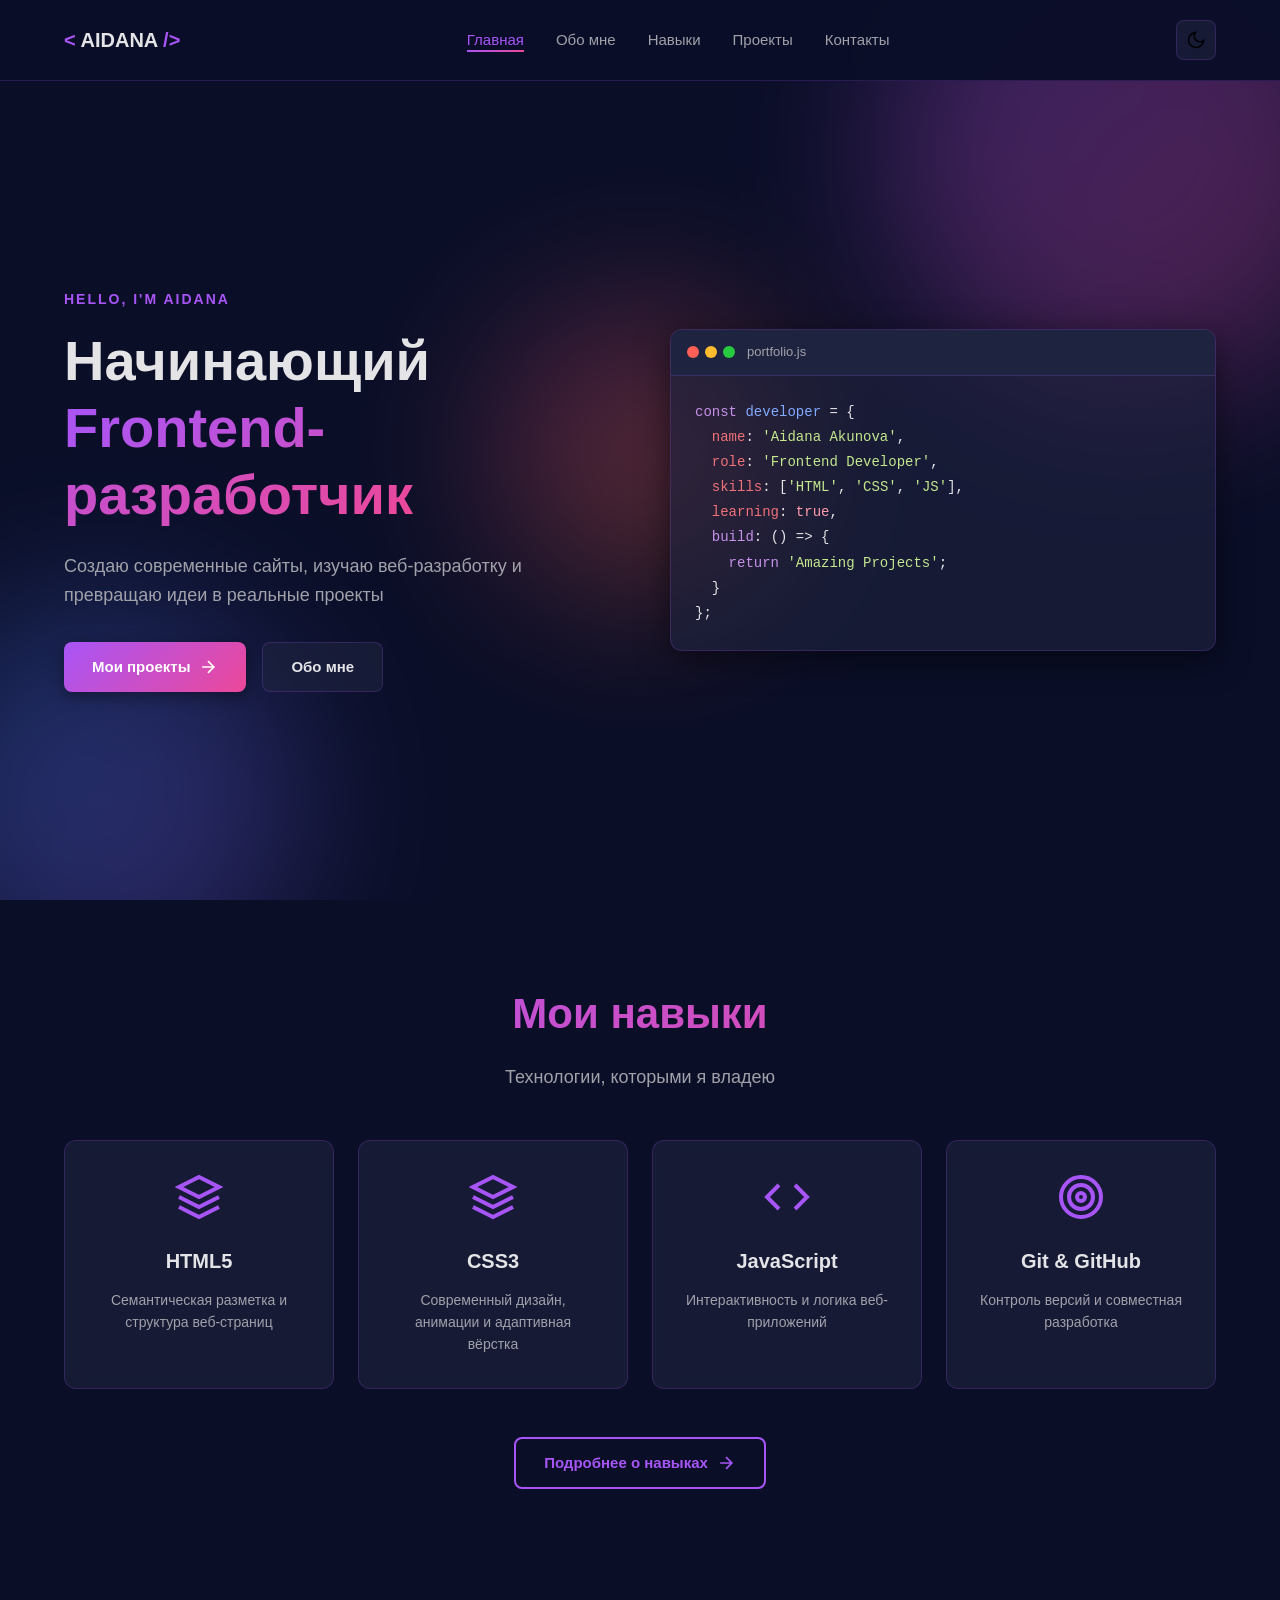
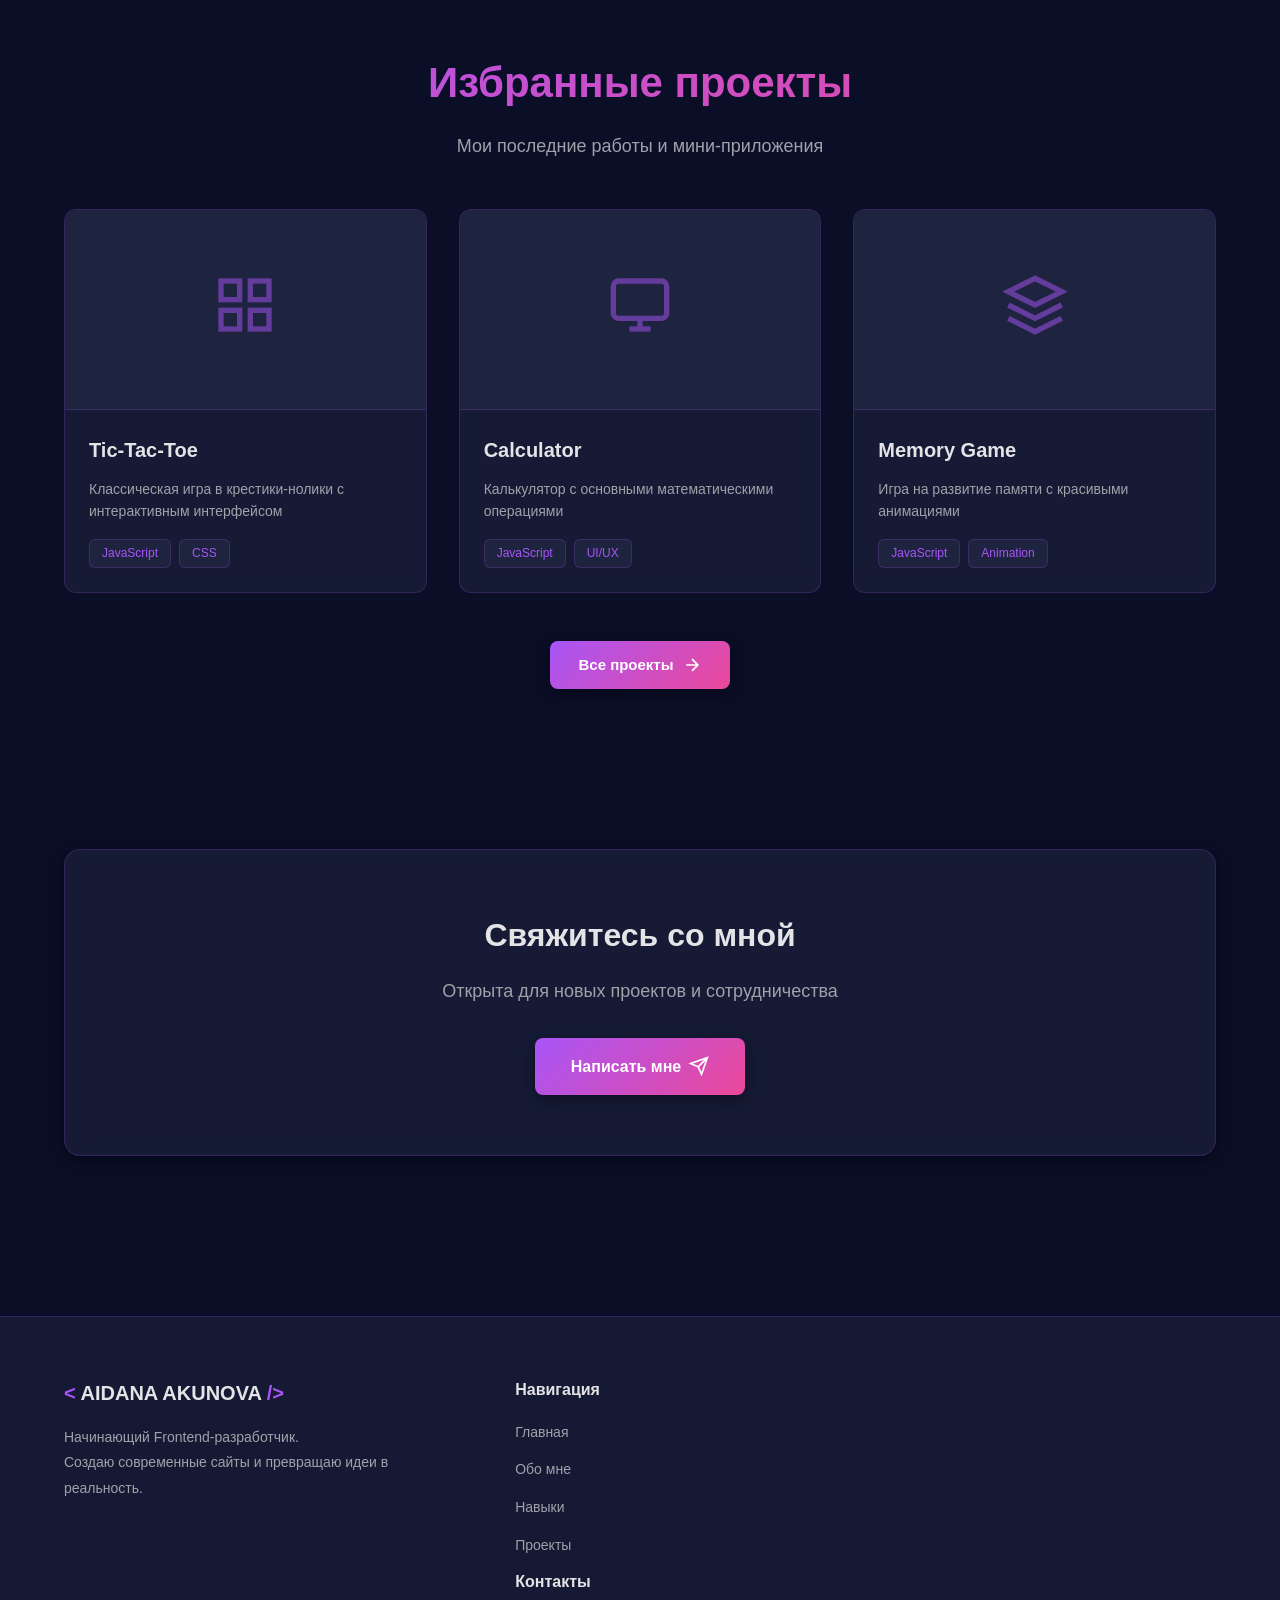
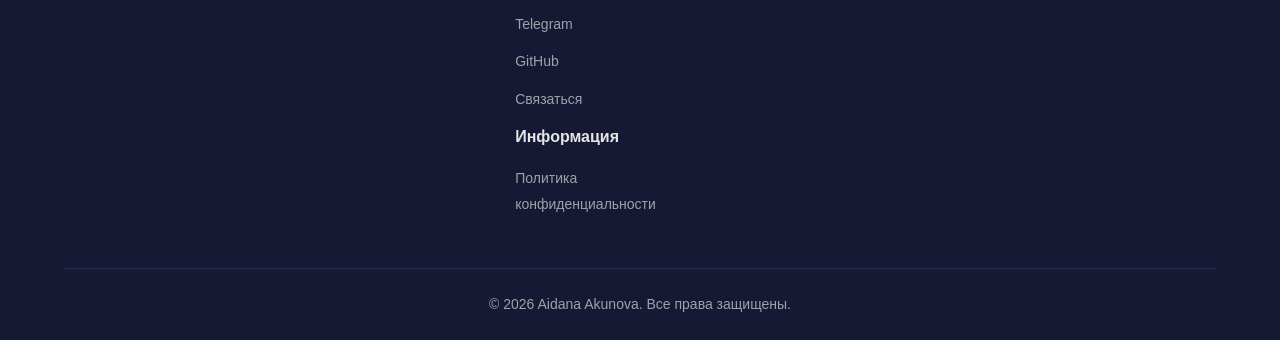
<file: index.html>
<!DOCTYPE html>
<html lang="ru">
<head>
    <meta charset="UTF-8">
    <meta name="viewport" content="width=device-width, initial-scale=1.0">
    <title>Aidana Akunova — Frontend Developer</title>
    <meta name="description" content="Портфолио начинающего веб-разработчика Aidana Akunova. Создаю современные сайты и превращаю идеи в реальные проекты.">
    <link rel="icon" href="assets/favicon.svg" type="image/svg+xml">
    <link rel="stylesheet" href="style.css">
</head>
<body>
    <!-- Header Navigation -->
    <header class="header">
        <nav class="nav container">
            <a href="index.html" class="logo">
                <span class="logo-bracket">&lt;</span>
                AIDANA
                <span class="logo-bracket">/&gt;</span>
            </a>
            
            <div class="nav-menu" id="navMenu">
                <ul class="nav-list">
                    <li><a href="index.html" class="nav-link active">Главная</a></li>
                    <li><a href="about.html" class="nav-link">Обо мне</a></li>
                    <li><a href="skills.html" class="nav-link">Навыки</a></li>
                    <li><a href="projects.html" class="nav-link">Проекты</a></li>
                    <li><a href="contact.html" class="nav-link">Контакты</a></li>
                </ul>
            </div>

            <div class="nav-actions">
                <button class="theme-toggle" id="themeToggle" aria-label="Переключить тему">
                    <svg class="sun-icon" width="20" height="20" viewBox="0 0 24 24" fill="none" stroke="currentColor" stroke-width="2">
                        <circle cx="12" cy="12" r="5"/>
                        <line x1="12" y1="1" x2="12" y2="3"/>
                        <line x1="12" y1="21" x2="12" y2="23"/>
                        <line x1="4.22" y1="4.22" x2="5.64" y2="5.64"/>
                        <line x1="18.36" y1="18.36" x2="19.78" y2="19.78"/>
                        <line x1="1" y1="12" x2="3" y2="12"/>
                        <line x1="21" y1="12" x2="23" y2="12"/>
                        <line x1="4.22" y1="19.78" x2="5.64" y2="18.36"/>
                        <line x1="18.36" y1="5.64" x2="19.78" y2="4.22"/>
                    </svg>
                    <svg class="moon-icon" width="20" height="20" viewBox="0 0 24 24" fill="none" stroke="currentColor" stroke-width="2">
                        <path d="M21 12.79A9 9 0 1 1 11.21 3 7 7 0 0 0 21 12.79z"/>
                    </svg>
                </button>
                
                <button class="menu-toggle" id="menuToggle" aria-label="Открыть меню">
                    <span></span>
                    <span></span>
                    <span></span>
                </button>
            </div>
        </nav>
    </header>

    <!-- Hero Section -->
    <section class="hero">
        <div class="hero-background">
            <div class="gradient-blob blob-1"></div>
            <div class="gradient-blob blob-2"></div>
            <div class="gradient-blob blob-3"></div>
        </div>
        
        <div class="container">
            <div class="hero-content">
                <div class="hero-text">
                    <p class="hero-greeting fade-in">HELLO, I'M AIDANA</p>
                    <h1 class="hero-title fade-in-delay-1">
                        Начинающий<br>
                        <span class="gradient-text">Frontend-разработчик</span>
                    </h1>
                    <p class="hero-description fade-in-delay-2">
                        Создаю современные сайты, изучаю веб-разработку и превращаю идеи в реальные проекты
                    </p>
                    <div class="hero-buttons fade-in-delay-3">
                        <a href="projects.html" class="btn btn-primary">
                            Мои проекты
                            <svg width="20" height="20" viewBox="0 0 24 24" fill="none" stroke="currentColor" stroke-width="2">
                                <path d="M5 12h14M12 5l7 7-7 7"/>
                            </svg>
                        </a>
                        <a href="about.html" class="btn btn-secondary">Обо мне</a>
                    </div>
                </div>
                
                <div class="hero-visual fade-in-delay-2">
                    <div class="code-window">
                        <div class="code-window-header">
                            <div class="code-window-dots">
                                <span class="dot dot-red"></span>
                                <span class="dot dot-yellow"></span>
                                <span class="dot dot-green"></span>
                            </div>
                            <span class="code-window-title">portfolio.js</span>
                        </div>
                        <div class="code-window-body">
                            <pre><code><span class="code-keyword">const</span> <span class="code-variable">developer</span> = {
  <span class="code-property">name</span>: <span class="code-string">'Aidana Akunova'</span>,
  <span class="code-property">role</span>: <span class="code-string">'Frontend Developer'</span>,
  <span class="code-property">skills</span>: [<span class="code-string">'HTML'</span>, <span class="code-string">'CSS'</span>, <span class="code-string">'JS'</span>],
  <span class="code-property">learning</span>: <span class="code-boolean">true</span>,
  <span class="code-keyword">build</span>: () => {
    <span class="code-keyword">return</span> <span class="code-string">'Amazing Projects'</span>;
  }
};</code></pre>
                        </div>
                    </div>
                </div>
            </div>
        </div>
    </section>

    <!-- Skills Preview Section -->
    <section class="section skills-preview">
        <div class="container">
            <div class="section-header">
                <h2 class="section-title">Мои навыки</h2>
                <p class="section-subtitle">Технологии, которыми я владею</p>
            </div>
            
            <div class="skills-grid">
                <div class="skill-card" data-animate>
                    <div class="skill-icon">
                        <svg width="48" height="48" viewBox="0 0 24 24" fill="none" stroke="currentColor" stroke-width="2">
                            <polygon points="12 2 2 7 12 12 22 7 12 2"/>
                            <polyline points="2 17 12 22 22 17"/>
                            <polyline points="2 12 12 17 22 12"/>
                        </svg>
                    </div>
                    <h3 class="skill-name">HTML5</h3>
                    <p class="skill-description">Семантическая разметка и структура веб-страниц</p>
                </div>
                
                <div class="skill-card" data-animate>
                    <div class="skill-icon">
                        <svg width="48" height="48" viewBox="0 0 24 24" fill="none" stroke="currentColor" stroke-width="2">
                            <path d="M12 2L2 7l10 5 10-5-10-5z"/>
                            <path d="M2 17l10 5 10-5M2 12l10 5 10-5"/>
                        </svg>
                    </div>
                    <h3 class="skill-name">CSS3</h3>
                    <p class="skill-description">Современный дизайн, анимации и адаптивная вёрстка</p>
                </div>
                
                <div class="skill-card" data-animate>
                    <div class="skill-icon">
                        <svg width="48" height="48" viewBox="0 0 24 24" fill="none" stroke="currentColor" stroke-width="2">
                            <polyline points="16 18 22 12 16 6"/>
                            <polyline points="8 6 2 12 8 18"/>
                        </svg>
                    </div>
                    <h3 class="skill-name">JavaScript</h3>
                    <p class="skill-description">Интерактивность и логика веб-приложений</p>
                </div>
                
                <div class="skill-card" data-animate>
                    <div class="skill-icon">
                        <svg width="48" height="48" viewBox="0 0 24 24" fill="none" stroke="currentColor" stroke-width="2">
                            <circle cx="12" cy="12" r="10"/>
                            <circle cx="12" cy="12" r="6"/>
                            <circle cx="12" cy="12" r="2"/>
                        </svg>
                    </div>
                    <h3 class="skill-name">Git & GitHub</h3>
                    <p class="skill-description">Контроль версий и совместная разработка</p>
                </div>
            </div>
            
            <div class="section-cta">
                <a href="skills.html" class="btn btn-outline">
                    Подробнее о навыках
                    <svg width="20" height="20" viewBox="0 0 24 24" fill="none" stroke="currentColor" stroke-width="2">
                        <path d="M5 12h14M12 5l7 7-7 7"/>
                    </svg>
                </a>
            </div>
        </div>
    </section>

    <!-- Featured Projects Section -->
    <section class="section featured-projects">
        <div class="container">
            <div class="section-header">
                <h2 class="section-title">Избранные проекты</h2>
                <p class="section-subtitle">Мои последние работы и мини-приложения</p>
            </div>
            
            <div class="projects-grid">
                <article class="project-card featured" data-animate>
                    <div class="project-image">
                        <div class="project-image-placeholder">
                            <svg width="64" height="64" viewBox="0 0 24 24" fill="none" stroke="currentColor" stroke-width="2">
                                <rect x="3" y="3" width="7" height="7"/>
                                <rect x="14" y="3" width="7" height="7"/>
                                <rect x="14" y="14" width="7" height="7"/>
                                <rect x="3" y="14" width="7" height="7"/>
                            </svg>
                        </div>
                    </div>
                    <div class="project-content">
                        <h3 class="project-title">Tic-Tac-Toe</h3>
                        <p class="project-description">Классическая игра в крестики-нолики с интерактивным интерфейсом</p>
                        <div class="project-tags">
                            <span class="tag">JavaScript</span>
                            <span class="tag">CSS</span>
                        </div>
                    </div>
                </article>
                
                <article class="project-card featured" data-animate>
                    <div class="project-image">
                        <div class="project-image-placeholder">
                            <svg width="64" height="64" viewBox="0 0 24 24" fill="none" stroke="currentColor" stroke-width="2">
                                <rect x="2" y="3" width="20" height="14" rx="2"/>
                                <line x1="8" y1="21" x2="16" y2="21"/>
                                <line x1="12" y1="17" x2="12" y2="21"/>
                            </svg>
                        </div>
                    </div>
                    <div class="project-content">
                        <h3 class="project-title">Calculator</h3>
                        <p class="project-description">Калькулятор с основными математическими операциями</p>
                        <div class="project-tags">
                            <span class="tag">JavaScript</span>
                            <span class="tag">UI/UX</span>
                        </div>
                    </div>
                </article>
                
                <article class="project-card featured" data-animate>
                    <div class="project-image">
                        <div class="project-image-placeholder">
                            <svg width="64" height="64" viewBox="0 0 24 24" fill="none" stroke="currentColor" stroke-width="2">
                                <path d="M12 2L2 7l10 5 10-5-10-5z"/>
                                <path d="M2 17l10 5 10-5M2 12l10 5 10-5"/>
                            </svg>
                        </div>
                    </div>
                    <div class="project-content">
                        <h3 class="project-title">Memory Game</h3>
                        <p class="project-description">Игра на развитие памяти с красивыми анимациями</p>
                        <div class="project-tags">
                            <span class="tag">JavaScript</span>
                            <span class="tag">Animation</span>
                        </div>
                    </div>
                </article>
            </div>
            
            <div class="section-cta">
                <a href="projects.html" class="btn btn-primary">
                    Все проекты
                    <svg width="20" height="20" viewBox="0 0 24 24" fill="none" stroke="currentColor" stroke-width="2">
                        <path d="M5 12h14M12 5l7 7-7 7"/>
                    </svg>
                </a>
            </div>
        </div>
    </section>

    <!-- Contact CTA Section -->
    <section class="section contact-cta">
        <div class="container">
            <div class="cta-box" data-animate>
                <h2 class="cta-title">Свяжитесь со мной</h2>
                <p class="cta-description">Открыта для новых проектов и сотрудничества</p>
                <a href="contact.html" class="btn btn-primary btn-large">
                    Написать мне
                    <svg width="20" height="20" viewBox="0 0 24 24" fill="none" stroke="currentColor" stroke-width="2">
                        <path d="M22 2L11 13M22 2l-7 20-4-9-9-4 20-7z"/>
                    </svg>
                </a>
            </div>
        </div>
    </section>

    <!-- Footer -->
    <footer class="footer">
        <div class="container">
            <div class="footer-content">
                <div class="footer-main">
                    <a href="index.html" class="footer-logo">
                        <span class="logo-bracket">&lt;</span>
                        AIDANA AKUNOVA
                        <span class="logo-bracket">/&gt;</span>
                    </a>
                    <p class="footer-description">
                        Начинающий Frontend-разработчик.<br>
                        Создаю современные сайты и превращаю идеи в реальность.
                    </p>
                </div>
                
                <div class="footer-links">
                    <div class="footer-column">
                        <h4 class="footer-title">Навигация</h4>
                        <ul class="footer-list">
                            <li><a href="index.html">Главная</a></li>
                            <li><a href="about.html">Обо мне</a></li>
                            <li><a href="skills.html">Навыки</a></li>
                            <li><a href="projects.html">Проекты</a></li>
                        </ul>
                    </div>
                    
                    <div class="footer-column">
                        <h4 class="footer-title">Контакты</h4>
                        <ul class="footer-list">
                            <li>
                                <a href="https://t.me/@nvdna001" target="_blank" rel="noopener noreferrer">
                                    Telegram
                                </a>
                            </li>
                            <li>
                                <a href="https://github.com/keshhha01" target="_blank" rel="noopener noreferrer">
                                    GitHub
                                </a>
                            </li>
                            <li><a href="contact.html">Связаться</a></li>
                        </ul>
                    </div>
                    
                    <div class="footer-column">
                        <h4 class="footer-title">Информация</h4>
                        <ul class="footer-list">
                            <li><a href="privacy.html">Политика конфиденциальности</a></li>
                        </ul>
                    </div>
                </div>
            </div>
            
            <div class="footer-bottom">
                <p class="footer-copyright">
                    &copy; <span id="currentYear"></span> Aidana Akunova. Все права защищены.
                </p>
            </div>
        </div>
    </footer>

    <!-- Back to Top Button -->
    <button class="back-to-top" id="backToTop" aria-label="Наверх">
        <svg width="24" height="24" viewBox="0 0 24 24" fill="none" stroke="currentColor" stroke-width="2">
            <path d="M12 19V5M5 12l7-7 7 7"/>
        </svg>
    </button>

    <script src="script.js"></script>
</body>
</html>
</file>
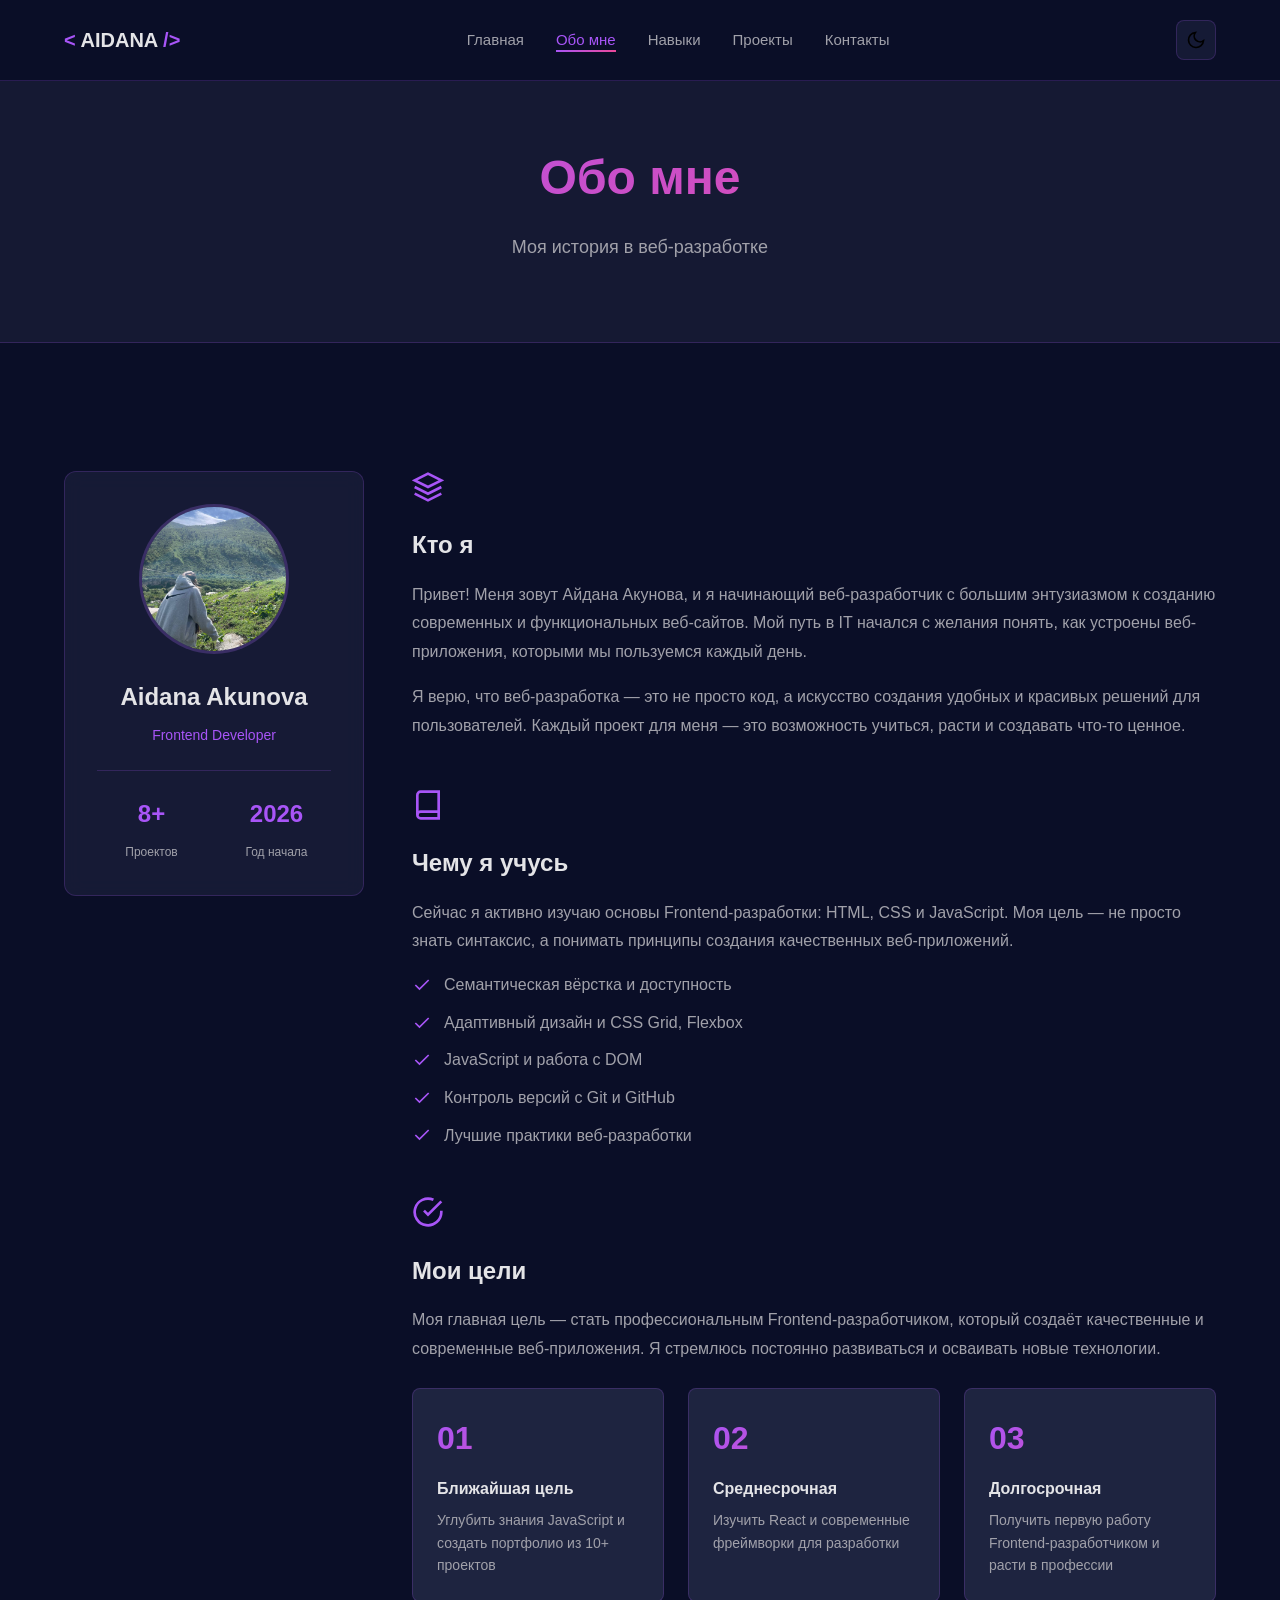
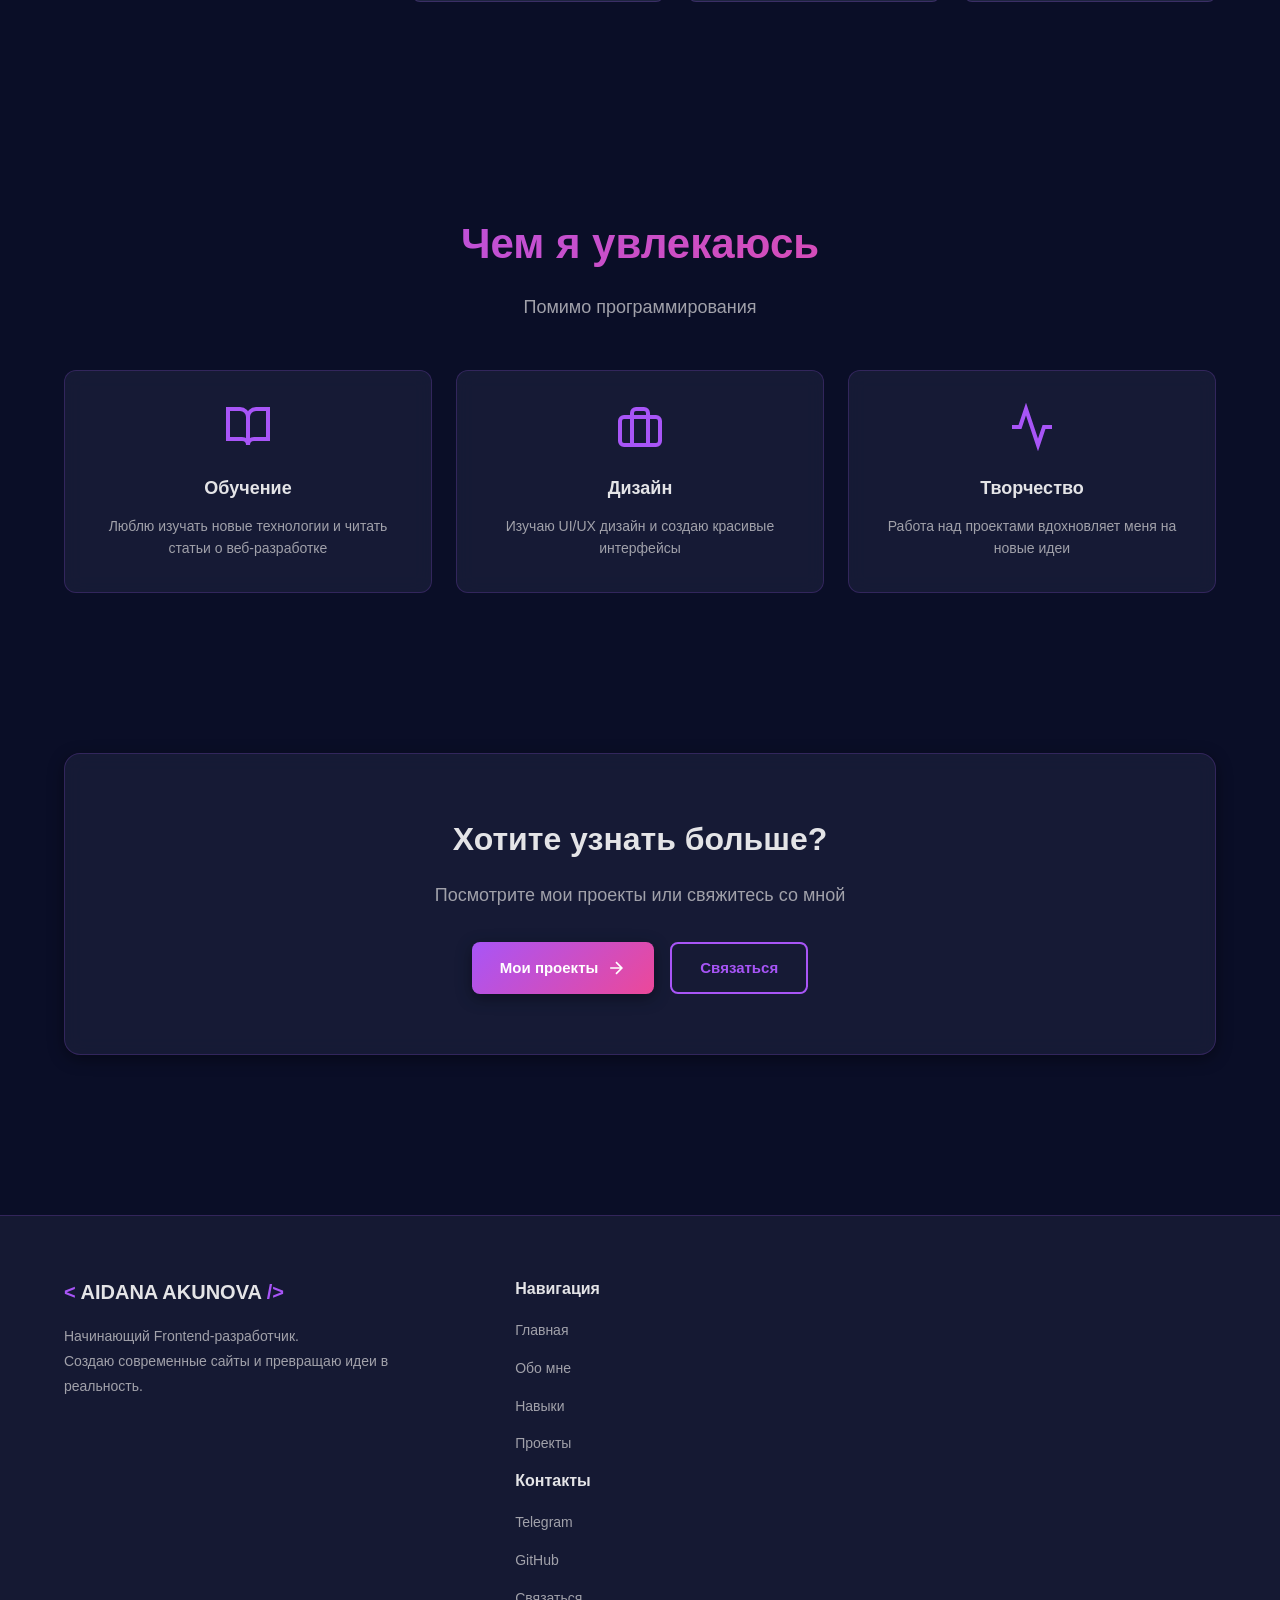
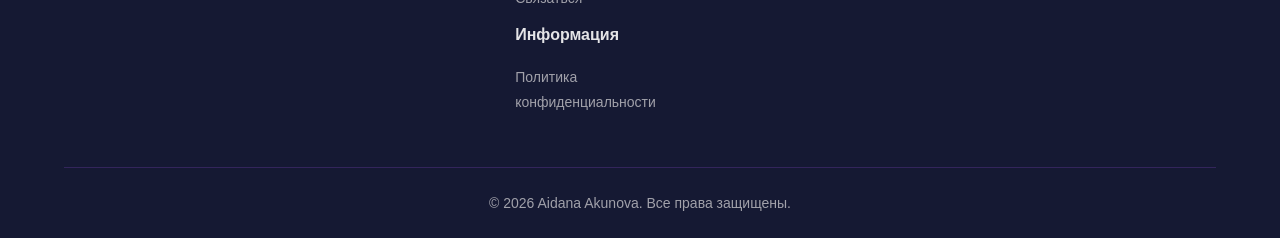
<file: about.html>
<!DOCTYPE html>
<html lang="ru">
<head>
    <meta charset="UTF-8">
    <meta name="viewport" content="width=device-width, initial-scale=1.0">
    <title>Обо мне — Aidana Akunova</title>
    <meta name="description" content="Узнайте больше о моём пути в веб-разработке, образовании и целях.">
    <link rel="icon" href="assets/favicon.svg" type="image/svg+xml">
    <link rel="stylesheet" href="style.css">
</head>
<body>
    <!-- Header Navigation -->
    <header class="header">
        <nav class="nav container">
            <a href="index.html" class="logo">
                <span class="logo-bracket">&lt;</span>
                AIDANA
                <span class="logo-bracket">/&gt;</span>
            </a>
            
            <div class="nav-menu" id="navMenu">
                <ul class="nav-list">
                    <li><a href="index.html" class="nav-link">Главная</a></li>
                    <li><a href="about.html" class="nav-link active">Обо мне</a></li>
                    <li><a href="skills.html" class="nav-link">Навыки</a></li>
                    <li><a href="projects.html" class="nav-link">Проекты</a></li>
                    <li><a href="contact.html" class="nav-link">Контакты</a></li>
                </ul>
            </div>

            <div class="nav-actions">
                <button class="theme-toggle" id="themeToggle" aria-label="Переключить тему">
                    <svg class="sun-icon" width="20" height="20" viewBox="0 0 24 24" fill="none" stroke="currentColor" stroke-width="2">
                        <circle cx="12" cy="12" r="5"/>
                        <line x1="12" y1="1" x2="12" y2="3"/>
                        <line x1="12" y1="21" x2="12" y2="23"/>
                        <line x1="4.22" y1="4.22" x2="5.64" y2="5.64"/>
                        <line x1="18.36" y1="18.36" x2="19.78" y2="19.78"/>
                        <line x1="1" y1="12" x2="3" y2="12"/>
                        <line x1="21" y1="12" x2="23" y2="12"/>
                        <line x1="4.22" y1="19.78" x2="5.64" y2="18.36"/>
                        <line x1="18.36" y1="5.64" x2="19.78" y2="4.22"/>
                    </svg>
                    <svg class="moon-icon" width="20" height="20" viewBox="0 0 24 24" fill="none" stroke="currentColor" stroke-width="2">
                        <path d="M21 12.79A9 9 0 1 1 11.21 3 7 7 0 0 0 21 12.79z"/>
                    </svg>
                </button>
                
                <button class="menu-toggle" id="menuToggle" aria-label="Открыть меню">
                    <span></span>
                    <span></span>
                    <span></span>
                </button>
            </div>
        </nav>
    </header>

    <!-- Page Header -->
    <section class="page-header">
        <div class="container">
            <h1 class="page-title fade-in">Обо мне</h1>
            <p class="page-description fade-in-delay-1">Моя история в веб-разработке</p>
        </div>
    </section>

    <!-- About Content -->
    <section class="section about-content">
        <div class="container">
            <div class="about-grid">
                <!-- Profile Card -->
                <div class="about-profile" data-animate>
                    <div class="profile-image">
                        <img src="assets/profile.jpg" alt="Aidana Akunova" class="profile-photo">
                    </div>
                    <h2 class="profile-name">Aidana Akunova</h2>
                    <p class="profile-title">Frontend Developer</p>
                    <div class="profile-stats">
                        <div class="stat">
                            <span class="stat-value">8+</span>
                            <span class="stat-label">Проектов</span>
                        </div>
                        <div class="stat">
                            <span class="stat-value">2026</span>
                            <span class="stat-label">Год начала</span>
                        </div>
                    </div>
                </div>

                <!-- About Text -->
                <div class="about-text">
                    <div class="about-section" data-animate>
                        <div class="section-icon">
                            <svg width="32" height="32" viewBox="0 0 24 24" fill="none" stroke="currentColor" stroke-width="2">
                                <path d="M12 2L2 7l10 5 10-5-10-5z"/>
                                <path d="M2 17l10 5 10-5M2 12l10 5 10-5"/>
                            </svg>
                        </div>
                        <h3 class="about-subtitle">Кто я</h3>
                        <p class="about-paragraph">
                            Привет! Меня зовут Айдана Акунова, и я начинающий веб-разработчик с большим энтузиазмом к созданию современных и функциональных веб-сайтов. Мой путь в IT начался с желания понять, как устроены веб-приложения, которыми мы пользуемся каждый день.
                        </p>
                        <p class="about-paragraph">
                            Я верю, что веб-разработка — это не просто код, а искусство создания удобных и красивых решений для пользователей. Каждый проект для меня — это возможность учиться, расти и создавать что-то ценное.
                        </p>
                    </div>

                    <div class="about-section" data-animate>
                        <div class="section-icon">
                            <svg width="32" height="32" viewBox="0 0 24 24" fill="none" stroke="currentColor" stroke-width="2">
                                <path d="M4 19.5A2.5 2.5 0 0 1 6.5 17H20"/>
                                <path d="M6.5 2H20v20H6.5A2.5 2.5 0 0 1 4 19.5v-15A2.5 2.5 0 0 1 6.5 2z"/>
                            </svg>
                        </div>
                        <h3 class="about-subtitle">Чему я учусь</h3>
                        <p class="about-paragraph">
                            Сейчас я активно изучаю основы Frontend-разработки: HTML, CSS и JavaScript. Моя цель — не просто знать синтаксис, а понимать принципы создания качественных веб-приложений.
                        </p>
                        <ul class="about-list">
                            <li>
                                <svg width="20" height="20" viewBox="0 0 24 24" fill="none" stroke="currentColor" stroke-width="2">
                                    <polyline points="20 6 9 17 4 12"/>
                                </svg>
                                Семантическая вёрстка и доступность
                            </li>
                            <li>
                                <svg width="20" height="20" viewBox="0 0 24 24" fill="none" stroke="currentColor" stroke-width="2">
                                    <polyline points="20 6 9 17 4 12"/>
                                </svg>
                                Адаптивный дизайн и CSS Grid, Flexbox
                            </li>
                            <li>
                                <svg width="20" height="20" viewBox="0 0 24 24" fill="none" stroke="currentColor" stroke-width="2">
                                    <polyline points="20 6 9 17 4 12"/>
                                </svg>
                                JavaScript и работа с DOM
                            </li>
                            <li>
                                <svg width="20" height="20" viewBox="0 0 24 24" fill="none" stroke="currentColor" stroke-width="2">
                                    <polyline points="20 6 9 17 4 12"/>
                                </svg>
                                Контроль версий с Git и GitHub
                            </li>
                            <li>
                                <svg width="20" height="20" viewBox="0 0 24 24" fill="none" stroke="currentColor" stroke-width="2">
                                    <polyline points="20 6 9 17 4 12"/>
                                </svg>
                                Лучшие практики веб-разработки
                            </li>
                        </ul>
                    </div>

                    <div class="about-section" data-animate>
                        <div class="section-icon">
                            <svg width="32" height="32" viewBox="0 0 24 24" fill="none" stroke="currentColor" stroke-width="2">
                                <path d="M22 11.08V12a10 10 0 1 1-5.93-9.14"/>
                                <polyline points="22 4 12 14.01 9 11.01"/>
                            </svg>
                        </div>
                        <h3 class="about-subtitle">Мои цели</h3>
                        <p class="about-paragraph">
                            Моя главная цель — стать профессиональным Frontend-разработчиком, который создаёт качественные и современные веб-приложения. Я стремлюсь постоянно развиваться и осваивать новые технологии.
                        </p>
                        <div class="goals-grid">
                            <div class="goal-card">
                                <div class="goal-number">01</div>
                                <h4 class="goal-title">Ближайшая цель</h4>
                                <p class="goal-description">Углубить знания JavaScript и создать портфолио из 10+ проектов</p>
                            </div>
                            <div class="goal-card">
                                <div class="goal-number">02</div>
                                <h4 class="goal-title">Среднесрочная</h4>
                                <p class="goal-description">Изучить React и современные фреймворки для разработки</p>
                            </div>
                            <div class="goal-card">
                                <div class="goal-number">03</div>
                                <h4 class="goal-title">Долгосрочная</h4>
                                <p class="goal-description">Получить первую работу Frontend-разработчиком и расти в профессии</p>
                            </div>
                        </div>
                    </div>
                </div>
            </div>
        </div>
    </section>

    <!-- Interests Section -->
    <section class="section interests-section">
        <div class="container">
            <div class="section-header">
                <h2 class="section-title">Чем я увлекаюсь</h2>
                <p class="section-subtitle">Помимо программирования</p>
            </div>
            
            <div class="interests-grid">
                <div class="interest-card" data-animate>
                    <div class="interest-icon">
                        <svg width="48" height="48" viewBox="0 0 24 24" fill="none" stroke="currentColor" stroke-width="2">
                            <path d="M2 3h6a4 4 0 0 1 4 4v14a3 3 0 0 0-3-3H2z"/>
                            <path d="M22 3h-6a4 4 0 0 0-4 4v14a3 3 0 0 1 3-3h7z"/>
                        </svg>
                    </div>
                    <h3 class="interest-title">Обучение</h3>
                    <p class="interest-description">Люблю изучать новые технологии и читать статьи о веб-разработке</p>
                </div>
                
                <div class="interest-card" data-animate>
                    <div class="interest-icon">
                        <svg width="48" height="48" viewBox="0 0 24 24" fill="none" stroke="currentColor" stroke-width="2">
                            <rect x="2" y="7" width="20" height="14" rx="2"/>
                            <path d="M16 21V5a2 2 0 0 0-2-2h-4a2 2 0 0 0-2 2v16"/>
                        </svg>
                    </div>
                    <h3 class="interest-title">Дизайн</h3>
                    <p class="interest-description">Изучаю UI/UX дизайн и создаю красивые интерфейсы</p>
                </div>
                
                <div class="interest-card" data-animate>
                    <div class="interest-icon">
                        <svg width="48" height="48" viewBox="0 0 24 24" fill="none" stroke="currentColor" stroke-width="2">
                            <polyline points="22 12 18 12 15 21 9 3 6 12 2 12"/>
                        </svg>
                    </div>
                    <h3 class="interest-title">Творчество</h3>
                    <p class="interest-description">Работа над проектами вдохновляет меня на новые идеи</p>
                </div>
            </div>
        </div>
    </section>

    <!-- CTA Section -->
    <section class="section cta-section">
        <div class="container">
            <div class="cta-box" data-animate>
                <h2 class="cta-title">Хотите узнать больше?</h2>
                <p class="cta-description">Посмотрите мои проекты или свяжитесь со мной</p>
                <div class="cta-buttons">
                    <a href="projects.html" class="btn btn-primary">
                        Мои проекты
                        <svg width="20" height="20" viewBox="0 0 24 24" fill="none" stroke="currentColor" stroke-width="2">
                            <path d="M5 12h14M12 5l7 7-7 7"/>
                        </svg>
                    </a>
                    <a href="contact.html" class="btn btn-outline">Связаться</a>
                </div>
            </div>
        </div>
    </section>

    <!-- Footer -->
    <footer class="footer">
        <div class="container">
            <div class="footer-content">
                <div class="footer-main">
                    <a href="index.html" class="footer-logo">
                        <span class="logo-bracket">&lt;</span>
                        AIDANA AKUNOVA
                        <span class="logo-bracket">/&gt;</span>
                    </a>
                    <p class="footer-description">
                        Начинающий Frontend-разработчик.<br>
                        Создаю современные сайты и превращаю идеи в реальность.
                    </p>
                </div>
                
                <div class="footer-links">
                    <div class="footer-column">
                        <h4 class="footer-title">Навигация</h4>
                        <ul class="footer-list">
                            <li><a href="index.html">Главная</a></li>
                            <li><a href="about.html">Обо мне</a></li>
                            <li><a href="skills.html">Навыки</a></li>
                            <li><a href="projects.html">Проекты</a></li>
                        </ul>
                    </div>
                    
                    <div class="footer-column">
                        <h4 class="footer-title">Контакты</h4>
                        <ul class="footer-list">
                            <li>
                                <a href="https://t.me/@nvdna001" target="_blank" rel="noopener noreferrer">
                                    Telegram
                                </a>
                            </li>
                            <li>
                                <a href="https://github.com/keshhha01" target="_blank" rel="noopener noreferrer">
                                    GitHub
                                </a>
                            </li>
                            <li><a href="contact.html">Связаться</a></li>
                        </ul>
                    </div>
                    
                    <div class="footer-column">
                        <h4 class="footer-title">Информация</h4>
                        <ul class="footer-list">
                            <li><a href="privacy.html">Политика конфиденциальности</a></li>
                        </ul>
                    </div>
                </div>
            </div>
            
            <div class="footer-bottom">
                <p class="footer-copyright">
                    &copy; <span id="currentYear"></span> Aidana Akunova. Все права защищены.
                </p>
            </div>
        </div>
    </footer>

    <!-- Back to Top Button -->
    <button class="back-to-top" id="backToTop" aria-label="Наверх">
        <svg width="24" height="24" viewBox="0 0 24 24" fill="none" stroke="currentColor" stroke-width="2">
            <path d="M12 19V5M5 12l7-7 7 7"/>
        </svg>
    </button>

    <script src="script.js"></script>
</body>
</html>
</file>
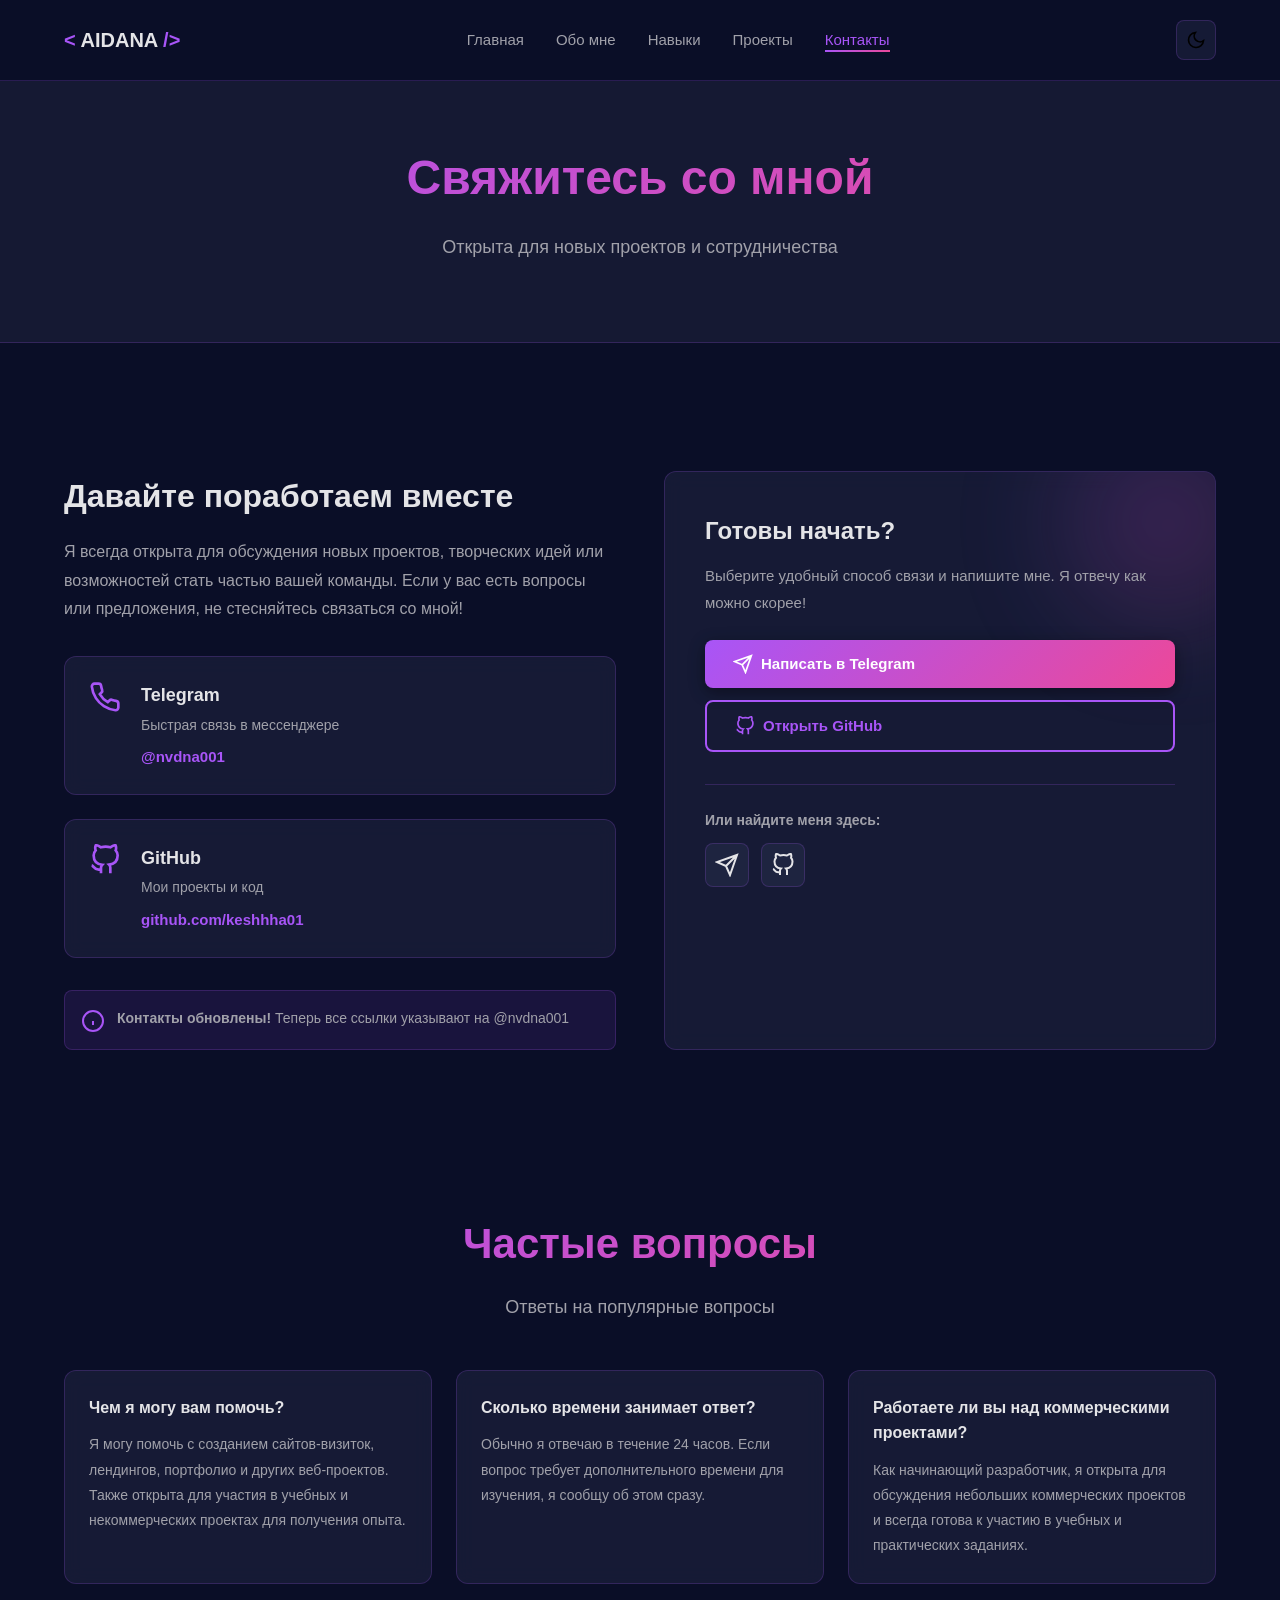
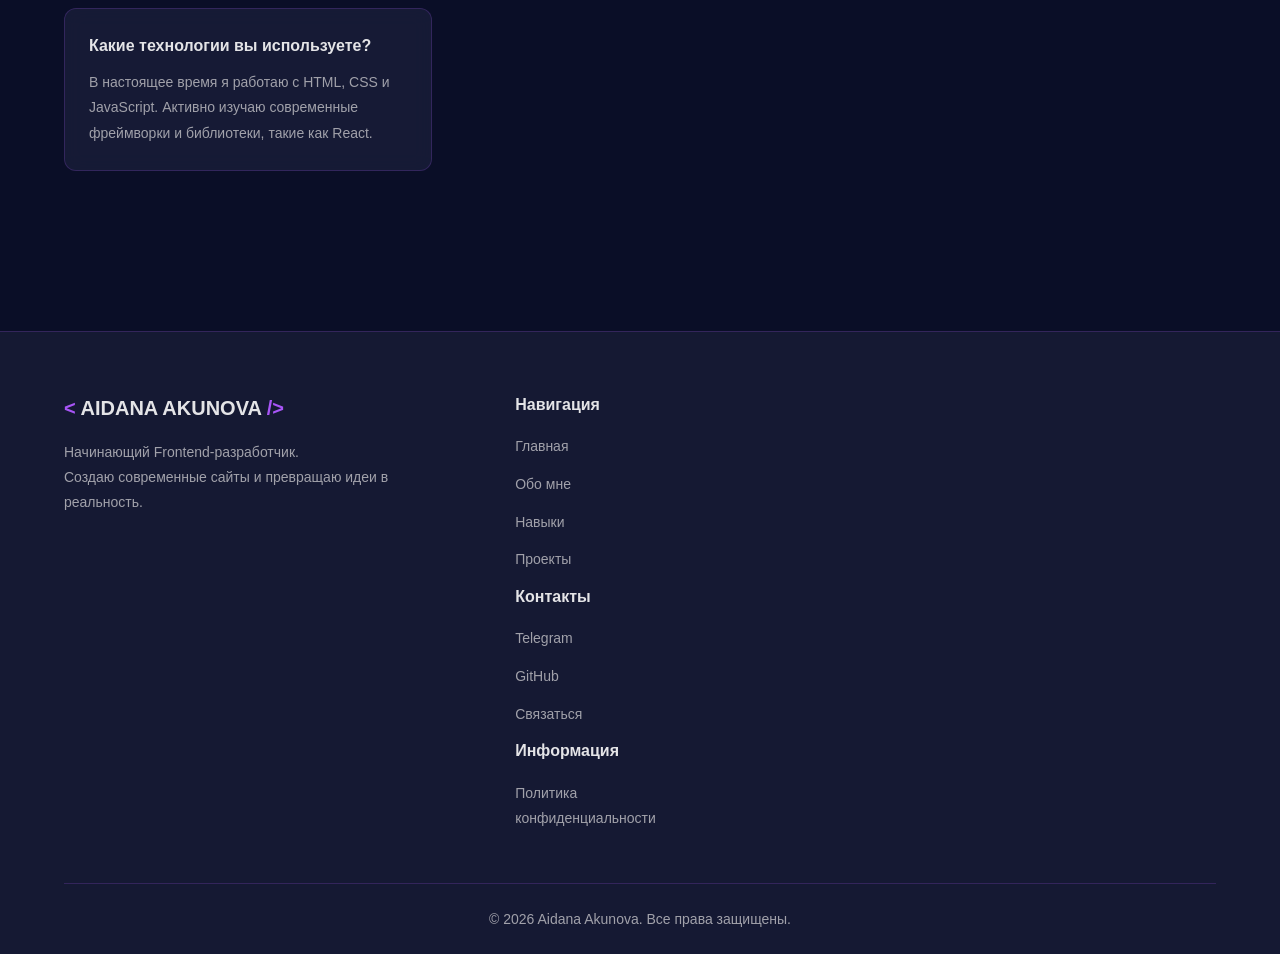
<file: contact.html>
<!DOCTYPE html>
<html lang="ru">
<head>
    <meta charset="UTF-8">
    <meta name="viewport" content="width=device-width, initial-scale=1.0">
    <title>Контакты — Aidana Akunova</title>
    <meta name="description" content="Свяжитесь со мной через Telegram или GitHub для обсуждения проектов и сотрудничества.">
    <link rel="icon" href="assets/favicon.svg" type="image/svg+xml">
    <link rel="stylesheet" href="style.css">
</head>
<body>
    <!-- Header Navigation -->
    <header class="header">
        <nav class="nav container">
            <a href="index.html" class="logo">
                <span class="logo-bracket">&lt;</span>
                AIDANA
                <span class="logo-bracket">/&gt;</span>
            </a>
            
            <div class="nav-menu" id="navMenu">
                <ul class="nav-list">
                    <li><a href="index.html" class="nav-link">Главная</a></li>
                    <li><a href="about.html" class="nav-link">Обо мне</a></li>
                    <li><a href="skills.html" class="nav-link">Навыки</a></li>
                    <li><a href="projects.html" class="nav-link">Проекты</a></li>
                    <li><a href="contact.html" class="nav-link active">Контакты</a></li>
                </ul>
            </div>

            <div class="nav-actions">
                <button class="theme-toggle" id="themeToggle" aria-label="Переключить тему">
                    <svg class="sun-icon" width="20" height="20" viewBox="0 0 24 24" fill="none" stroke="currentColor" stroke-width="2">
                        <circle cx="12" cy="12" r="5"/>
                        <line x1="12" y1="1" x2="12" y2="3"/>
                        <line x1="12" y1="21" x2="12" y2="23"/>
                        <line x1="4.22" y1="4.22" x2="5.64" y2="5.64"/>
                        <line x1="18.36" y1="18.36" x2="19.78" y2="19.78"/>
                        <line x1="1" y1="12" x2="3" y2="12"/>
                        <line x1="21" y1="12" x2="23" y2="12"/>
                        <line x1="4.22" y1="19.78" x2="5.64" y2="18.36"/>
                        <line x1="18.36" y1="5.64" x2="19.78" y2="4.22"/>
                    </svg>
                    <svg class="moon-icon" width="20" height="20" viewBox="0 0 24 24" fill="none" stroke="currentColor" stroke-width="2">
                        <path d="M21 12.79A9 9 0 1 1 11.21 3 7 7 0 0 0 21 12.79z"/>
                    </svg>
                </button>
                
                <button class="menu-toggle" id="menuToggle" aria-label="Открыть меню">
                    <span></span>
                    <span></span>
                    <span></span>
                </button>
            </div>
        </nav>
    </header>

    <!-- Page Header -->
    <section class="page-header">
        <div class="container">
            <h1 class="page-title fade-in">Свяжитесь со мной</h1>
            <p class="page-description fade-in-delay-1">Открыта для новых проектов и сотрудничества</p>
        </div>
    </section>

    <!-- Contact Content -->
    <section class="section contact-section">
        <div class="container">
            <div class="contact-grid">
                <!-- Contact Info -->
                <div class="contact-info" data-animate>
                    <h2 class="contact-title">Давайте поработаем вместе</h2>
                    <p class="contact-description">
                        Я всегда открыта для обсуждения новых проектов, творческих идей или возможностей стать частью вашей команды. 
                        Если у вас есть вопросы или предложения, не стесняйтесь связаться со мной!
                    </p>
                    
                    <div class="contact-methods">
                        <div class="contact-method">
                            <div class="method-icon">
                                <svg width="32" height="32" viewBox="0 0 24 24" fill="none" stroke="currentColor" stroke-width="2">
                                    <path d="M22 16.92v3a2 2 0 0 1-2.18 2 19.79 19.79 0 0 1-8.63-3.07 19.5 19.5 0 0 1-6-6 19.79 19.79 0 0 1-3.07-8.67A2 2 0 0 1 4.11 2h3a2 2 0 0 1 2 1.72 12.84 12.84 0 0 0 .7 2.81 2 2 0 0 1-.45 2.11L8.09 9.91a16 16 0 0 0 6 6l1.27-1.27a2 2 0 0 1 2.11-.45 12.84 12.84 0 0 0 2.81.7A2 2 0 0 1 22 16.92z"/>
                                </svg>
                            </div>
                            <div class="method-content">
                                <h3 class="method-title">Telegram</h3>
                                <p class="method-text">Быстрая связь в мессенджере</p>
                                <a href="https://t.me/@nvdna001" target="_blank" rel="noopener noreferrer" class="method-link">
                                    @nvdna001
                                </a>
                            </div>
                        </div>
                        
                        <div class="contact-method">
                            <div class="method-icon">
                                <svg width="32" height="32" viewBox="0 0 24 24" fill="none" stroke="currentColor" stroke-width="2">
                                    <path d="M9 19c-5 1.5-5-2.5-7-3m14 6v-3.87a3.37 3.37 0 0 0-.94-2.61c3.14-.35 6.44-1.54 6.44-7A5.44 5.44 0 0 0 20 4.77 5.07 5.07 0 0 0 19.91 1S18.73.65 16 2.48a13.38 13.38 0 0 0-7 0C6.27.65 5.09 1 5.09 1A5.07 5.07 0 0 0 5 4.77a5.44 5.44 0 0 0-1.5 3.78c0 5.42 3.3 6.61 6.44 7A3.37 3.37 0 0 0 9 18.13V22"/>
                                </svg>
                            </div>
                            <div class="method-content">
                                <h3 class="method-title">GitHub</h3>
                                <p class="method-text">Мои проекты и код</p>
                                <a href="https://github.com/keshhha01" target="_blank" rel="noopener noreferrer" class="method-link">
                                    github.com/keshhha01
                                </a>
                            </div>
                        </div>
                    </div>

                    <div class="contact-note">
                        <svg width="24" height="24" viewBox="0 0 24 24" fill="none" stroke="currentColor" stroke-width="2">
                            <circle cx="12" cy="12" r="10"/>
                            <line x1="12" y1="16" x2="12" y2="12"/>
                            <line x1="12" y1="8" x2="12.01" y2="8"/>
                        </svg>
                        <p>
                            <strong>Контакты обновлены!</strong> Теперь все ссылки указывают на @nvdna001
                        </p>
                    </div>
                </div>

                <!-- Contact Card -->
                <div class="contact-card" data-animate>
                    <div class="card-decoration"></div>
                    <h3 class="card-title">Готовы начать?</h3>
                    <p class="card-description">
                        Выберите удобный способ связи и напишите мне. Я отвечу как можно скорее!
                    </p>
                    
                    <div class="contact-buttons">
                        <a href="https://t.me/@nvdna001" target="_blank" rel="noopener noreferrer" class="btn btn-primary">
                            <svg width="20" height="20" viewBox="0 0 24 24" fill="none" stroke="currentColor" stroke-width="2">
                                <path d="M22 2L11 13M22 2l-7 20-4-9-9-4 20-7z"/>
                            </svg>
                            Написать в Telegram
                        </a>
                        <a href="https://github.com/keshhha01" target="_blank" rel="noopener noreferrer" class="btn btn-outline">
                            <svg width="20" height="20" viewBox="0 0 24 24" fill="none" stroke="currentColor" stroke-width="2">
                                <path d="M9 19c-5 1.5-5-2.5-7-3m14 6v-3.87a3.37 3.37 0 0 0-.94-2.61c3.14-.35 6.44-1.54 6.44-7A5.44 5.44 0 0 0 20 4.77 5.07 5.07 0 0 0 19.91 1S18.73.65 16 2.48a13.38 13.38 0 0 0-7 0C6.27.65 5.09 1 5.09 1A5.07 5.07 0 0 0 5 4.77a5.44 5.44 0 0 0-1.5 3.78c0 5.42 3.3 6.61 6.44 7A3.37 3.37 0 0 0 9 18.13V22"/>
                            </svg>
                            Открыть GitHub
                        </a>
                    </div>

                    <div class="social-links">
                        <h4 class="social-title">Или найдите меня здесь:</h4>
                        <div class="social-icons">
                            <a href="https://t.me/@nvdna001" target="_blank" rel="noopener noreferrer" class="social-icon" aria-label="Telegram">
                                <svg width="24" height="24" viewBox="0 0 24 24" fill="none" stroke="currentColor" stroke-width="2">
                                    <path d="M22 2L11 13M22 2l-7 20-4-9-9-4 20-7z"/>
                                </svg>
                            </a>
                            <a href="https://github.com/keshhha01" target="_blank" rel="noopener noreferrer" class="social-icon" aria-label="GitHub">
                                <svg width="24" height="24" viewBox="0 0 24 24" fill="none" stroke="currentColor" stroke-width="2">
                                    <path d="M9 19c-5 1.5-5-2.5-7-3m14 6v-3.87a3.37 3.37 0 0 0-.94-2.61c3.14-.35 6.44-1.54 6.44-7A5.44 5.44 0 0 0 20 4.77 5.07 5.07 0 0 0 19.91 1S18.73.65 16 2.48a13.38 13.38 0 0 0-7 0C6.27.65 5.09 1 5.09 1A5.07 5.07 0 0 0 5 4.77a5.44 5.44 0 0 0-1.5 3.78c0 5.42 3.3 6.61 6.44 7A3.37 3.37 0 0 0 9 18.13V22"/>
                                </svg>
                            </a>
                        </div>
                    </div>
                </div>
            </div>
        </div>
    </section>

    <!-- FAQ Section -->
    <section class="section faq-section">
        <div class="container">
            <div class="section-header">
                <h2 class="section-title">Частые вопросы</h2>
                <p class="section-subtitle">Ответы на популярные вопросы</p>
            </div>
            
            <div class="faq-grid">
                <div class="faq-item" data-animate>
                    <h3 class="faq-question">Чем я могу вам помочь?</h3>
                    <p class="faq-answer">
                        Я могу помочь с созданием сайтов-визиток, лендингов, портфолио и других веб-проектов. 
                        Также открыта для участия в учебных и некоммерческих проектах для получения опыта.
                    </p>
                </div>
                
                <div class="faq-item" data-animate>
                    <h3 class="faq-question">Сколько времени занимает ответ?</h3>
                    <p class="faq-answer">
                        Обычно я отвечаю в течение 24 часов. Если вопрос требует дополнительного времени для изучения, 
                        я сообщу об этом сразу.
                    </p>
                </div>
                
                <div class="faq-item" data-animate>
                    <h3 class="faq-question">Работаете ли вы над коммерческими проектами?</h3>
                    <p class="faq-answer">
                        Как начинающий разработчик, я открыта для обсуждения небольших коммерческих проектов и 
                        всегда готова к участию в учебных и практических заданиях.
                    </p>
                </div>
                
                <div class="faq-item" data-animate>
                    <h3 class="faq-question">Какие технологии вы используете?</h3>
                    <p class="faq-answer">
                        В настоящее время я работаю с HTML, CSS и JavaScript. Активно изучаю современные фреймворки 
                        и библиотеки, такие как React.
                    </p>
                </div>
            </div>
        </div>
    </section>

    <!-- Footer -->
    <footer class="footer">
        <div class="container">
            <div class="footer-content">
                <div class="footer-main">
                    <a href="index.html" class="footer-logo">
                        <span class="logo-bracket">&lt;</span>
                        AIDANA AKUNOVA
                        <span class="logo-bracket">/&gt;</span>
                    </a>
                    <p class="footer-description">
                        Начинающий Frontend-разработчик.<br>
                        Создаю современные сайты и превращаю идеи в реальность.
                    </p>
                </div>
                
                <div class="footer-links">
                    <div class="footer-column">
                        <h4 class="footer-title">Навигация</h4>
                        <ul class="footer-list">
                            <li><a href="index.html">Главная</a></li>
                            <li><a href="about.html">Обо мне</a></li>
                            <li><a href="skills.html">Навыки</a></li>
                            <li><a href="projects.html">Проекты</a></li>
                        </ul>
                    </div>
                    
                    <div class="footer-column">
                        <h4 class="footer-title">Контакты</h4>
                        <ul class="footer-list">
                            <li>
                                <a href="https://t.me/@nvdna001" target="_blank" rel="noopener noreferrer">
                                    Telegram
                                </a>
                            </li>
                            <li>
                                <a href="https://github.com/keshhha01" target="_blank" rel="noopener noreferrer">
                                    GitHub
                                </a>
                            </li>
                            <li><a href="contact.html">Связаться</a></li>
                        </ul>
                    </div>
                    
                    <div class="footer-column">
                        <h4 class="footer-title">Информация</h4>
                        <ul class="footer-list">
                            <li><a href="privacy.html">Политика конфиденциальности</a></li>
                        </ul>
                    </div>
                </div>
            </div>
            
            <div class="footer-bottom">
                <p class="footer-copyright">
                    &copy; <span id="currentYear"></span> Aidana Akunova. Все права защищены.
                </p>
            </div>
        </div>
    </footer>

    <!-- Back to Top Button -->
    <button class="back-to-top" id="backToTop" aria-label="Наверх">
        <svg width="24" height="24" viewBox="0 0 24 24" fill="none" stroke="currentColor" stroke-width="2">
            <path d="M12 19V5M5 12l7-7 7 7"/>
        </svg>
    </button>

    <script src="script.js"></script>
</body>
</html>
</file>
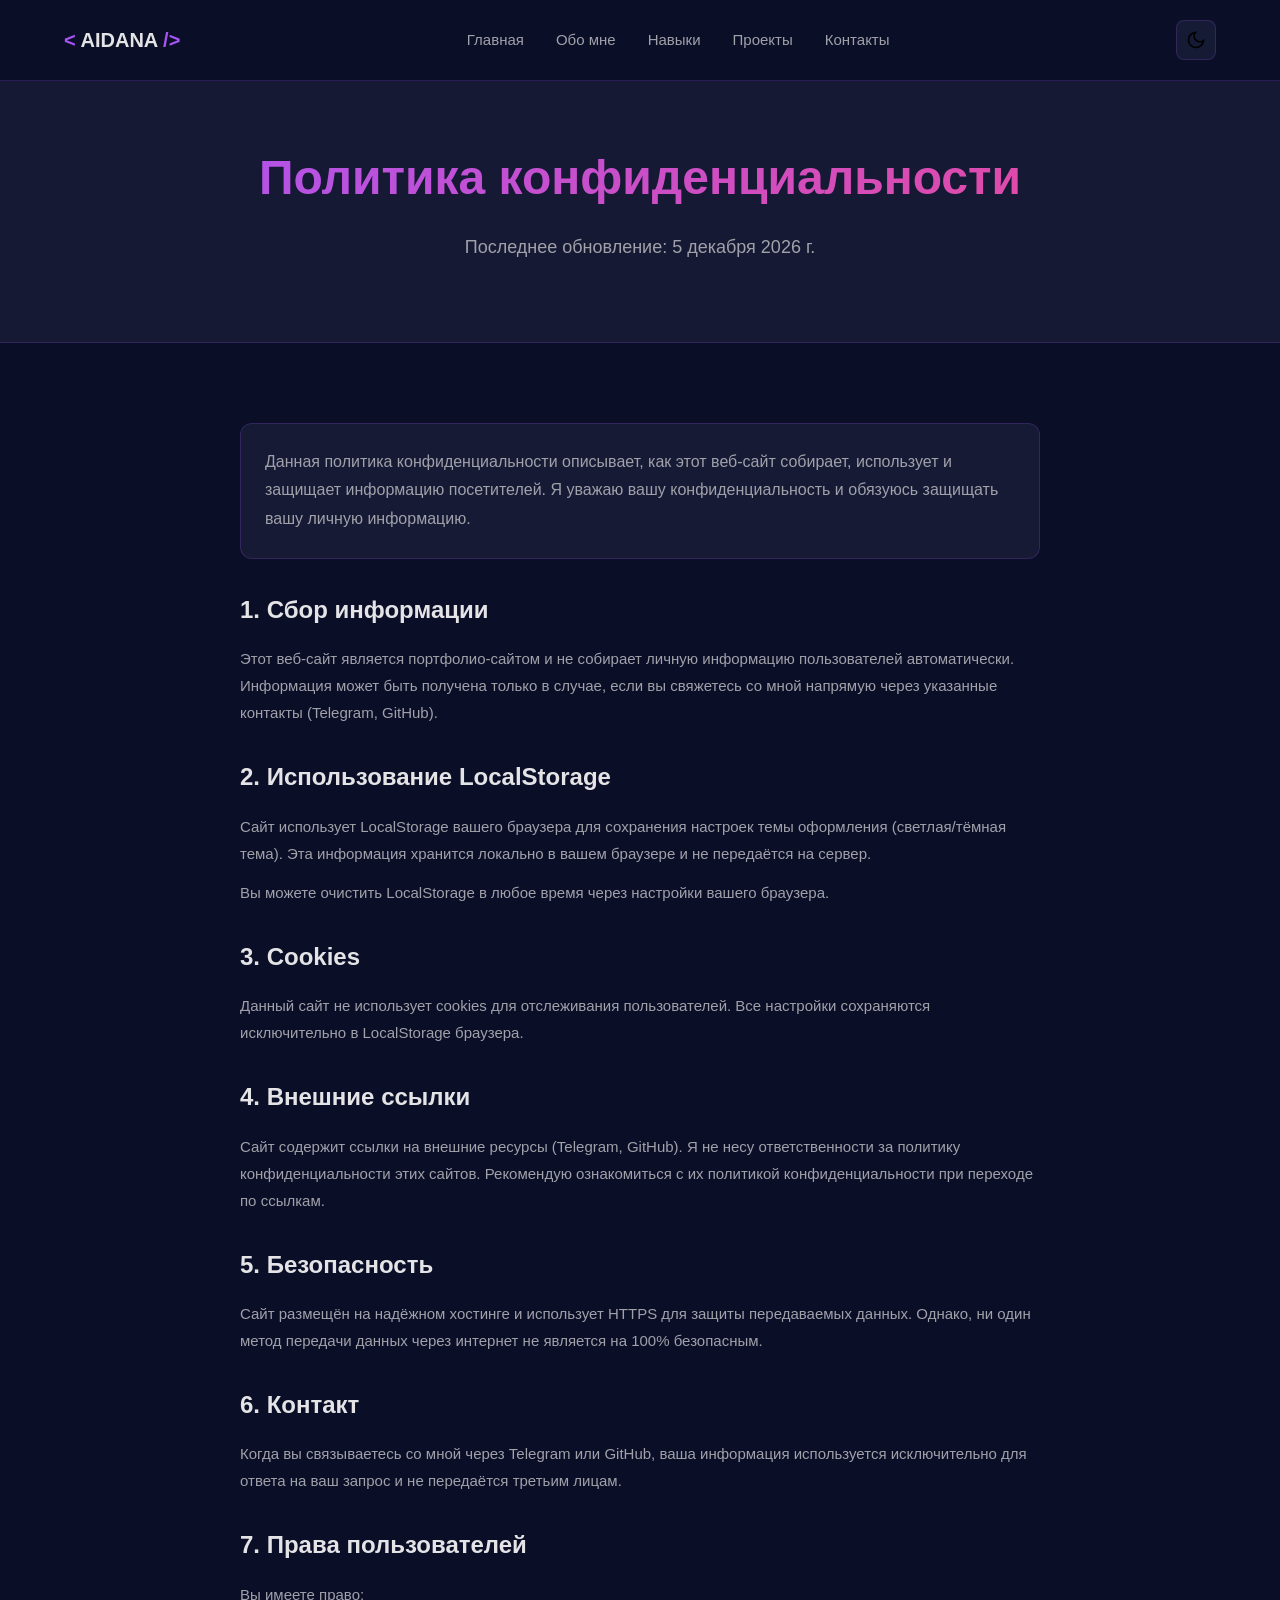
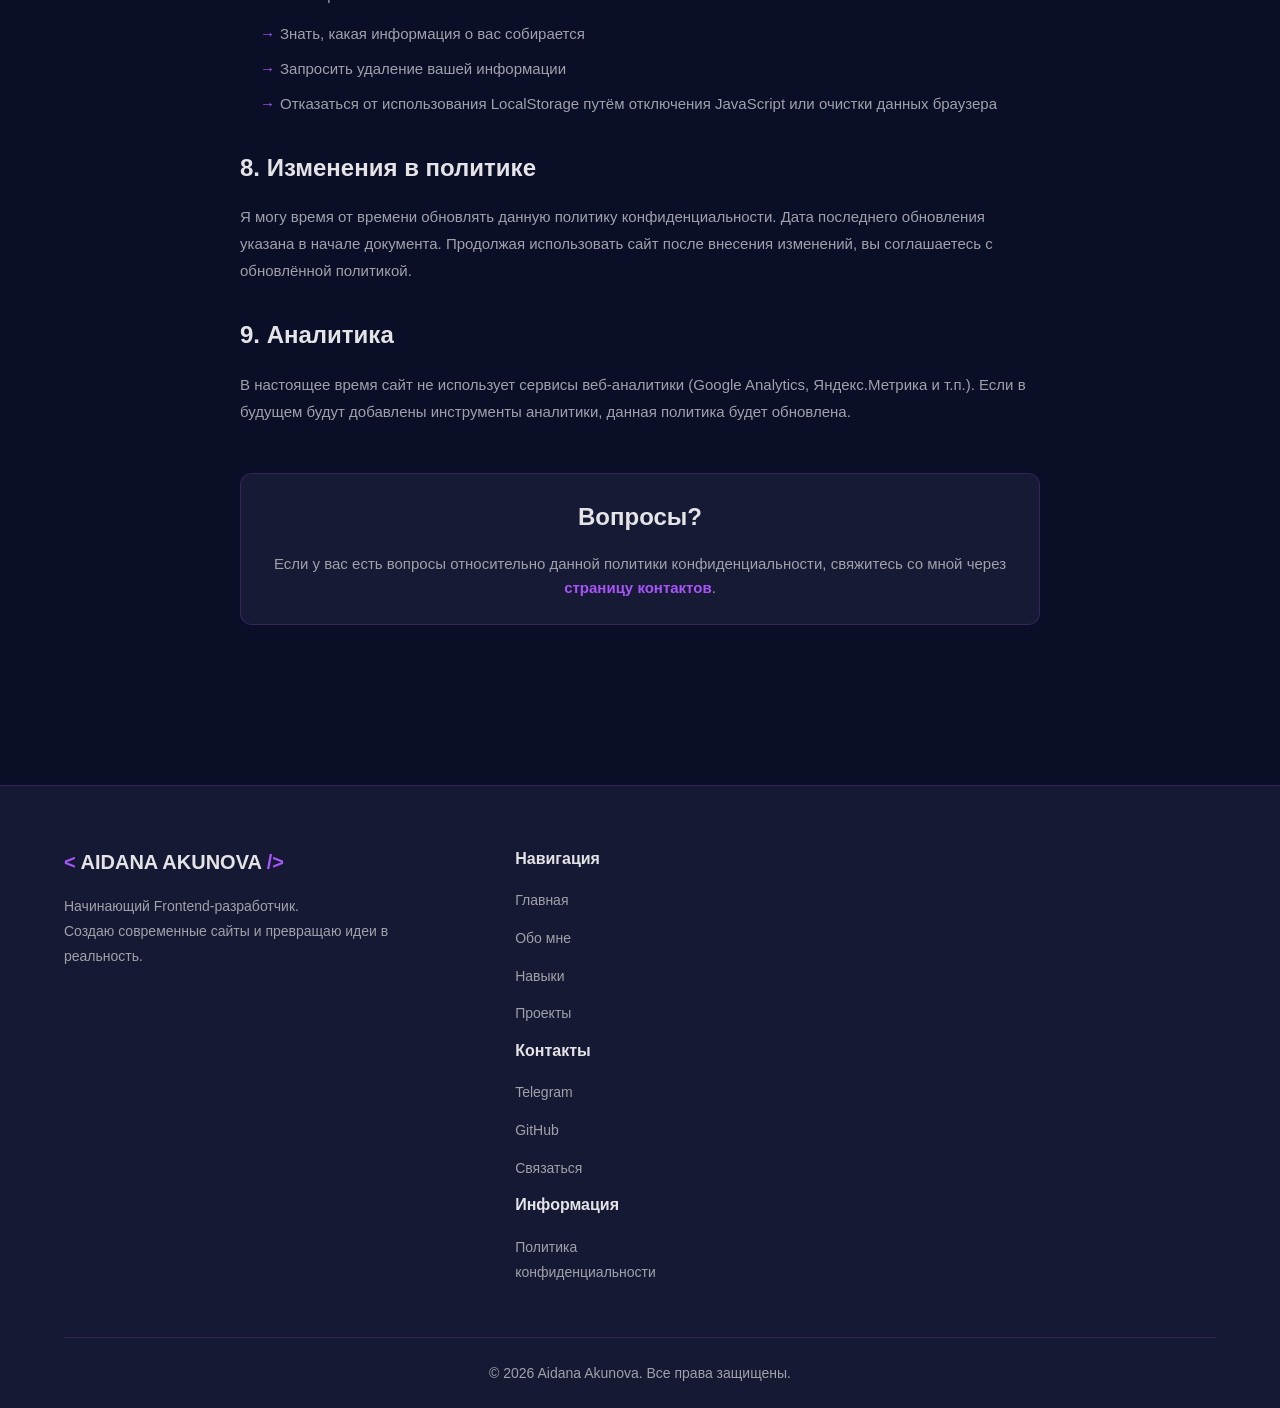
<file: privacy.html>
<!DOCTYPE html>
<html lang="ru">
<head>
    <meta charset="UTF-8">
    <meta name="viewport" content="width=device-width, initial-scale=1.0">
    <title>Политика конфиденциальности — Aidana Akunova</title>
    <meta name="description" content="Политика конфиденциальности портфолио Aidana Akunova.">
    <link rel="icon" href="assets/favicon.svg" type="image/svg+xml">
    <link rel="stylesheet" href="style.css">
</head>
<body>
    <!-- Header Navigation -->
    <header class="header">
        <nav class="nav container">
            <a href="index.html" class="logo">
                <span class="logo-bracket">&lt;</span>
                AIDANA
                <span class="logo-bracket">/&gt;</span>
            </a>
            
            <div class="nav-menu" id="navMenu">
                <ul class="nav-list">
                    <li><a href="index.html" class="nav-link">Главная</a></li>
                    <li><a href="about.html" class="nav-link">Обо мне</a></li>
                    <li><a href="skills.html" class="nav-link">Навыки</a></li>
                    <li><a href="projects.html" class="nav-link">Проекты</a></li>
                    <li><a href="contact.html" class="nav-link">Контакты</a></li>
                </ul>
            </div>

            <div class="nav-actions">
                <button class="theme-toggle" id="themeToggle" aria-label="Переключить тему">
                    <svg class="sun-icon" width="20" height="20" viewBox="0 0 24 24" fill="none" stroke="currentColor" stroke-width="2">
                        <circle cx="12" cy="12" r="5"/>
                        <line x1="12" y1="1" x2="12" y2="3"/>
                        <line x1="12" y1="21" x2="12" y2="23"/>
                        <line x1="4.22" y1="4.22" x2="5.64" y2="5.64"/>
                        <line x1="18.36" y1="18.36" x2="19.78" y2="19.78"/>
                        <line x1="1" y1="12" x2="3" y2="12"/>
                        <line x1="21" y1="12" x2="23" y2="12"/>
                        <line x1="4.22" y1="19.78" x2="5.64" y2="18.36"/>
                        <line x1="18.36" y1="5.64" x2="19.78" y2="4.22"/>
                    </svg>
                    <svg class="moon-icon" width="20" height="20" viewBox="0 0 24 24" fill="none" stroke="currentColor" stroke-width="2">
                        <path d="M21 12.79A9 9 0 1 1 11.21 3 7 7 0 0 0 21 12.79z"/>
                    </svg>
                </button>
                
                <button class="menu-toggle" id="menuToggle" aria-label="Открыть меню">
                    <span></span>
                    <span></span>
                    <span></span>
                </button>
            </div>
        </nav>
    </header>

    <!-- Page Header -->
    <section class="page-header">
        <div class="container">
            <h1 class="page-title fade-in">Политика конфиденциальности</h1>
            <p class="page-description fade-in-delay-1">Последнее обновление: <span id="lastUpdate"></span></p>
        </div>
    </section>

    <!-- Privacy Content -->
    <section class="section privacy-section">
        <div class="container">
            <div class="privacy-content" data-animate>
                <div class="privacy-intro">
                    <p>
                        Данная политика конфиденциальности описывает, как этот веб-сайт собирает, использует и защищает 
                        информацию посетителей. Я уважаю вашу конфиденциальность и обязуюсь защищать вашу личную информацию.
                    </p>
                </div>

                <div class="privacy-section-block">
                    <h2 class="privacy-subtitle">1. Сбор информации</h2>
                    <p>
                        Этот веб-сайт является портфолио-сайтом и не собирает личную информацию пользователей автоматически. 
                        Информация может быть получена только в случае, если вы свяжетесь со мной напрямую через указанные 
                        контакты (Telegram, GitHub).
                    </p>
                </div>

                <div class="privacy-section-block">
                    <h2 class="privacy-subtitle">2. Использование LocalStorage</h2>
                    <p>
                        Сайт использует LocalStorage вашего браузера для сохранения настроек темы оформления (светлая/тёмная тема). 
                        Эта информация хранится локально в вашем браузере и не передаётся на сервер.
                    </p>
                    <p>
                        Вы можете очистить LocalStorage в любое время через настройки вашего браузера.
                    </p>
                </div>

                <div class="privacy-section-block">
                    <h2 class="privacy-subtitle">3. Cookies</h2>
                    <p>
                        Данный сайт не использует cookies для отслеживания пользователей. Все настройки сохраняются 
                        исключительно в LocalStorage браузера.
                    </p>
                </div>

                <div class="privacy-section-block">
                    <h2 class="privacy-subtitle">4. Внешние ссылки</h2>
                    <p>
                        Сайт содержит ссылки на внешние ресурсы (Telegram, GitHub). Я не несу ответственности за 
                        политику конфиденциальности этих сайтов. Рекомендую ознакомиться с их политикой конфиденциальности 
                        при переходе по ссылкам.
                    </p>
                </div>

                <div class="privacy-section-block">
                    <h2 class="privacy-subtitle">5. Безопасность</h2>
                    <p>
                        Сайт размещён на надёжном хостинге и использует HTTPS для защиты передаваемых данных. 
                        Однако, ни один метод передачи данных через интернет не является на 100% безопасным.
                    </p>
                </div>

                <div class="privacy-section-block">
                    <h2 class="privacy-subtitle">6. Контакт</h2>
                    <p>
                        Когда вы связываетесь со мной через Telegram или GitHub, ваша информация используется 
                        исключительно для ответа на ваш запрос и не передаётся третьим лицам.
                    </p>
                </div>

                <div class="privacy-section-block">
                    <h2 class="privacy-subtitle">7. Права пользователей</h2>
                    <p>Вы имеете право:</p>
                    <ul class="privacy-list">
                        <li>Знать, какая информация о вас собирается</li>
                        <li>Запросить удаление вашей информации</li>
                        <li>Отказаться от использования LocalStorage путём отключения JavaScript или очистки данных браузера</li>
                    </ul>
                </div>

                <div class="privacy-section-block">
                    <h2 class="privacy-subtitle">8. Изменения в политике</h2>
                    <p>
                        Я могу время от времени обновлять данную политику конфиденциальности. Дата последнего обновления 
                        указана в начале документа. Продолжая использовать сайт после внесения изменений, вы соглашаетесь 
                        с обновлённой политикой.
                    </p>
                </div>

                <div class="privacy-section-block">
                    <h2 class="privacy-subtitle">9. Аналитика</h2>
                    <p>
                        В настоящее время сайт не использует сервисы веб-аналитики (Google Analytics, Яндекс.Метрика и т.п.). 
                        Если в будущем будут добавлены инструменты аналитики, данная политика будет обновлена.
                    </p>
                </div>

                <div class="privacy-contact">
                    <h2 class="privacy-subtitle">Вопросы?</h2>
                    <p>
                        Если у вас есть вопросы относительно данной политики конфиденциальности, свяжитесь со мной через 
                        <a href="contact.html">страницу контактов</a>.
                    </p>
                </div>
            </div>
        </div>
    </section>

    <!-- Footer -->
    <footer class="footer">
        <div class="container">
            <div class="footer-content">
                <div class="footer-main">
                    <a href="index.html" class="footer-logo">
                        <span class="logo-bracket">&lt;</span>
                        AIDANA AKUNOVA
                        <span class="logo-bracket">/&gt;</span>
                    </a>
                    <p class="footer-description">
                        Начинающий Frontend-разработчик.<br>
                        Создаю современные сайты и превращаю идеи в реальность.
                    </p>
                </div>
                
                <div class="footer-links">
                    <div class="footer-column">
                        <h4 class="footer-title">Навигация</h4>
                        <ul class="footer-list">
                            <li><a href="index.html">Главная</a></li>
                            <li><a href="about.html">Обо мне</a></li>
                            <li><a href="skills.html">Навыки</a></li>
                            <li><a href="projects.html">Проекты</a></li>
                        </ul>
                    </div>
                    
                    <div class="footer-column">
                        <h4 class="footer-title">Контакты</h4>
                        <ul class="footer-list">
                            <li>
                                <a href="https://t.me/@nvdna001" target="_blank" rel="noopener noreferrer">
                                    Telegram
                                </a>
                            </li>
                            <li>
                                <a href="https://github.com/keshhha01" target="_blank" rel="noopener noreferrer">
                                    GitHub
                                </a>
                            </li>
                            <li><a href="contact.html">Связаться</a></li>
                        </ul>
                    </div>
                    
                    <div class="footer-column">
                        <h4 class="footer-title">Информация</h4>
                        <ul class="footer-list">
                            <li><a href="privacy.html">Политика конфиденциальности</a></li>
                        </ul>
                    </div>
                </div>
            </div>
            
            <div class="footer-bottom">
                <p class="footer-copyright">
                    &copy; <span id="currentYear"></span> Aidana Akunova. Все права защищены.
                </p>
            </div>
        </div>
    </footer>

    <!-- Back to Top Button -->
    <button class="back-to-top" id="backToTop" aria-label="Наверх">
        <svg width="24" height="24" viewBox="0 0 24 24" fill="none" stroke="currentColor" stroke-width="2">
            <path d="M12 19V5M5 12l7-7 7 7"/>
        </svg>
    </button>

    <script src="script.js"></script>
</body>
</html>
</file>
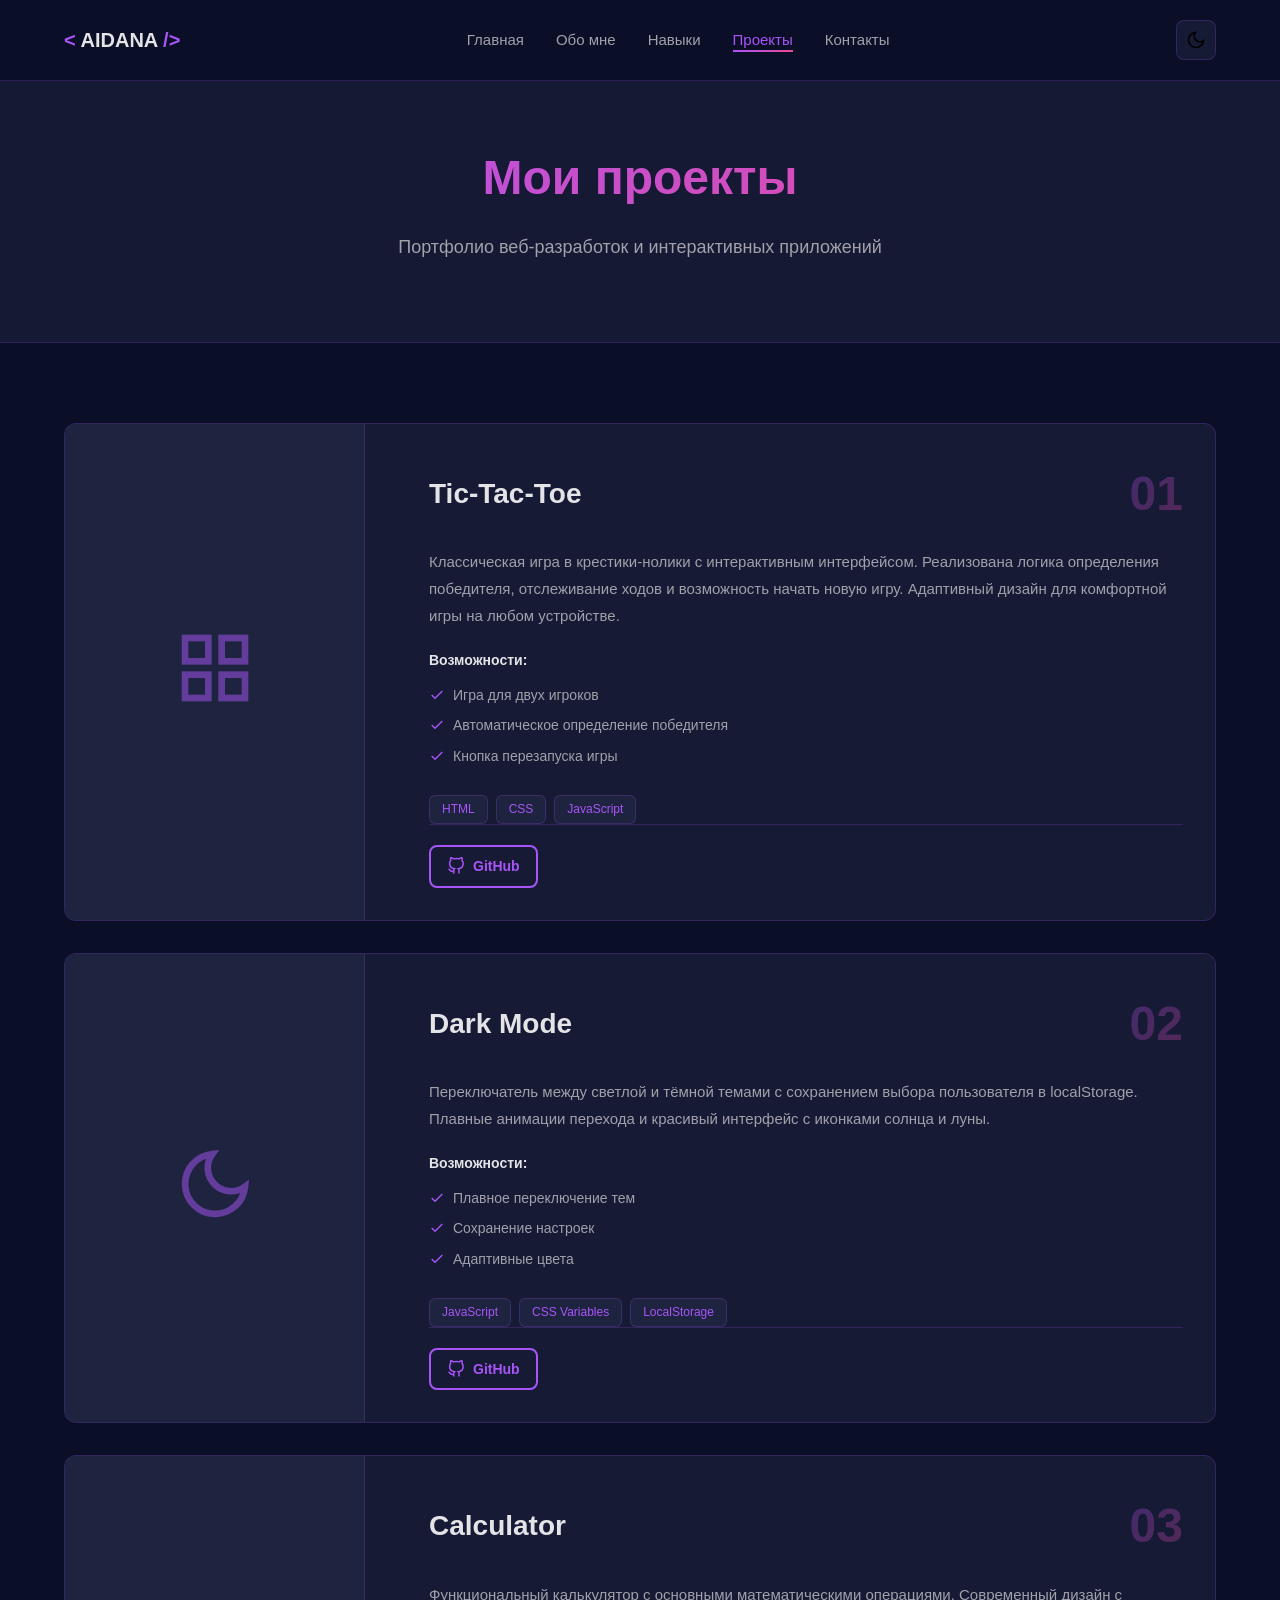
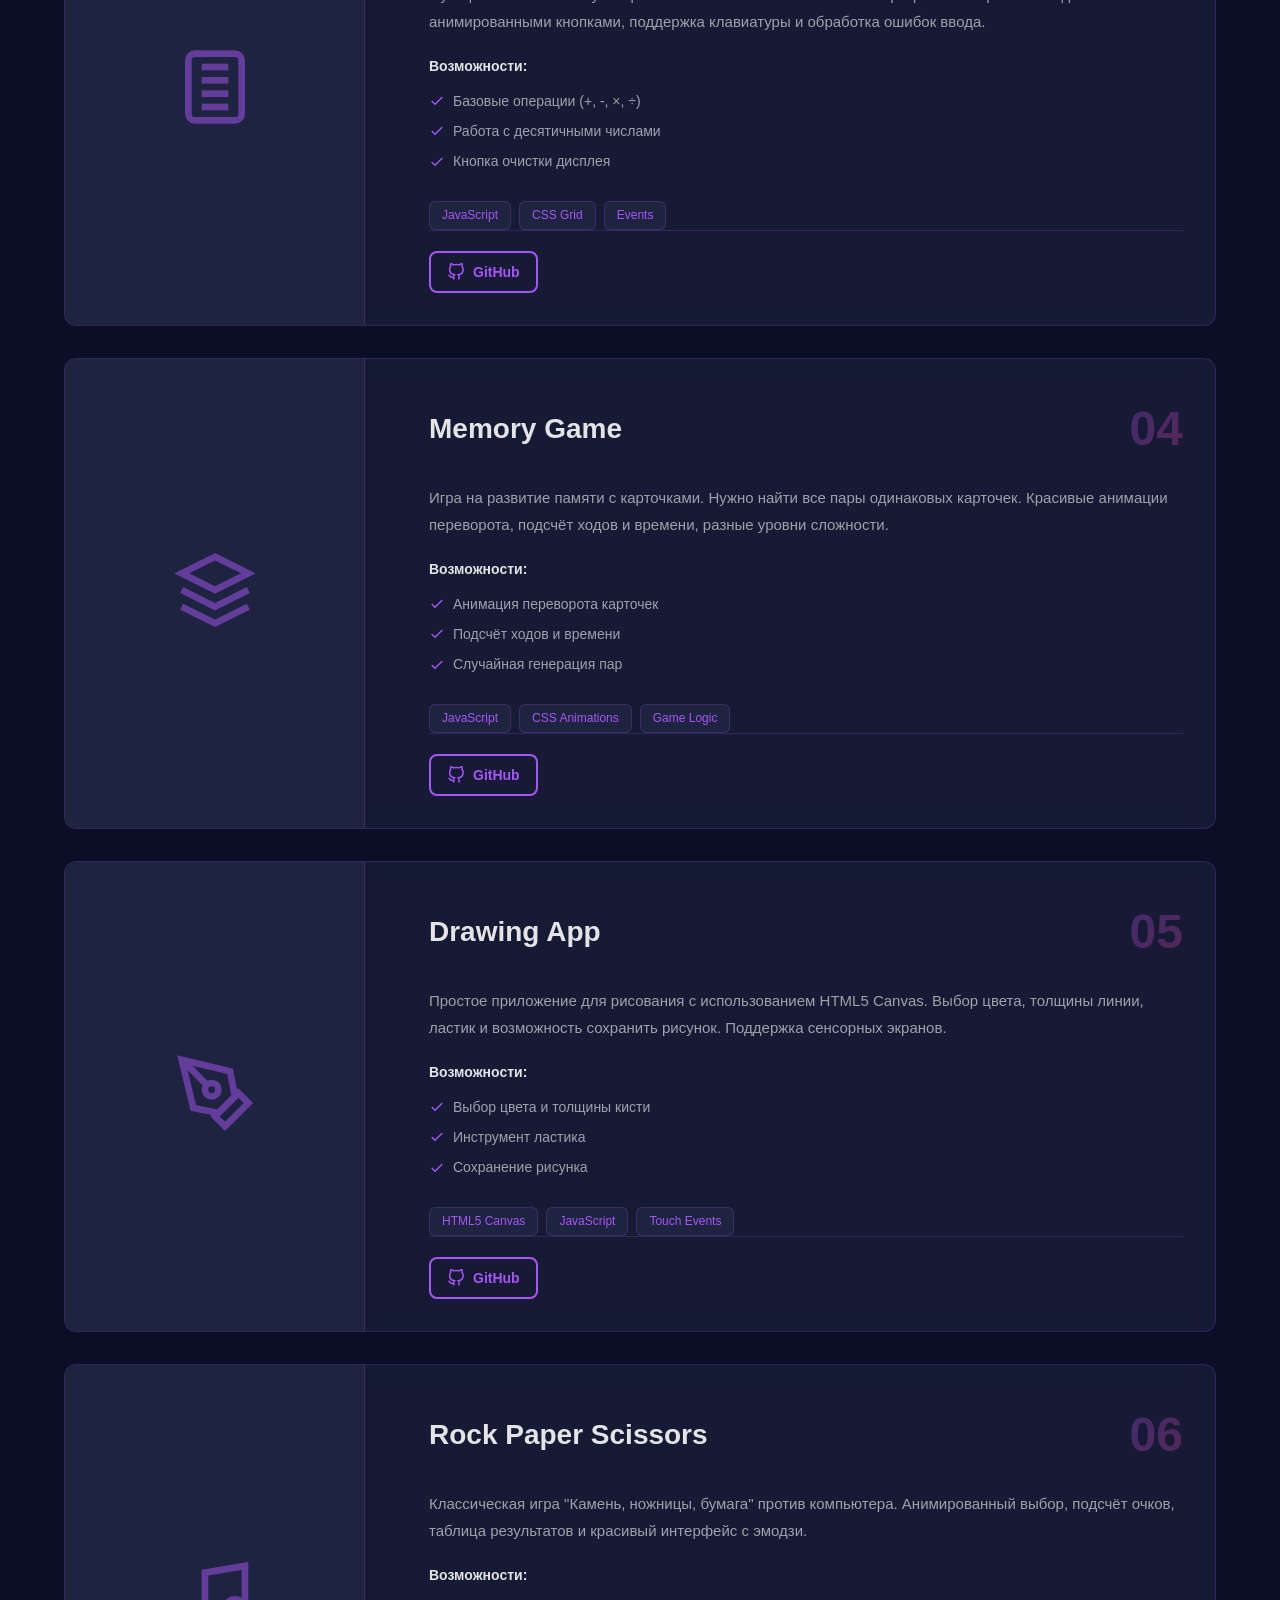
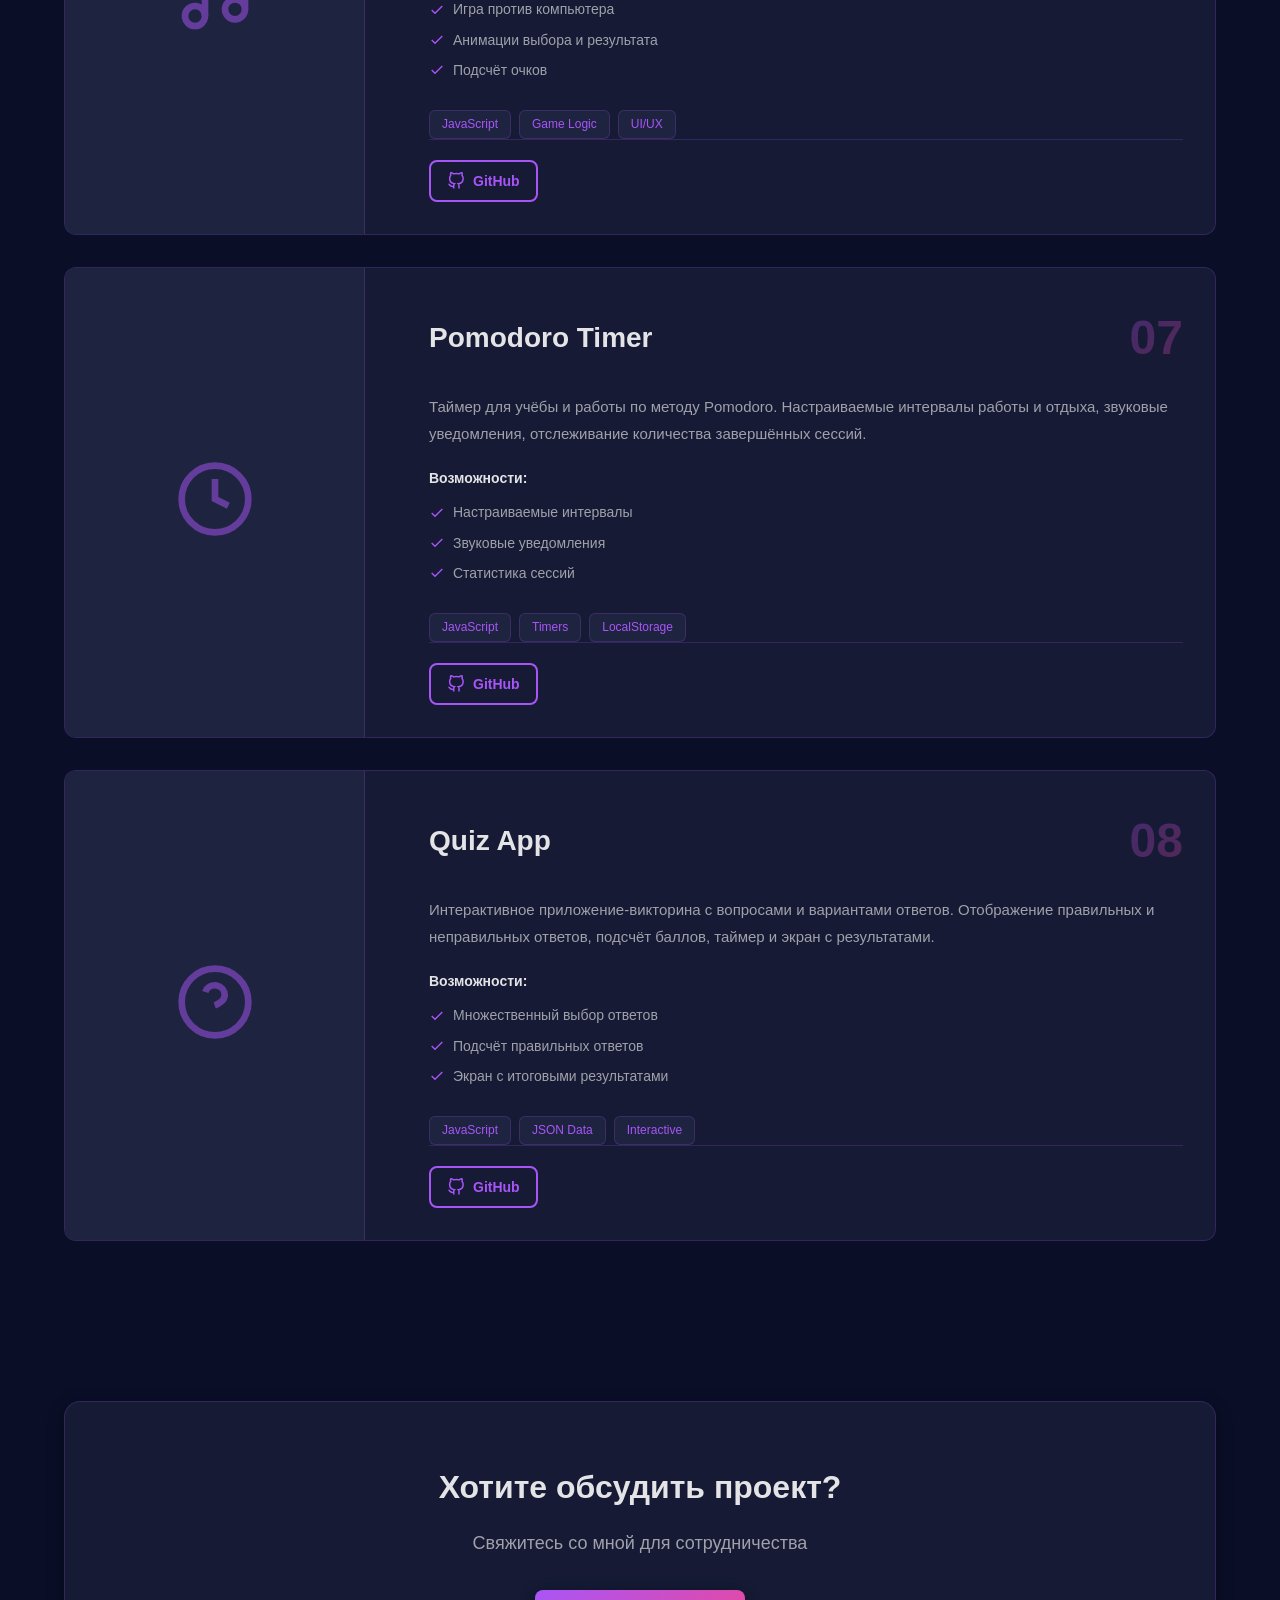
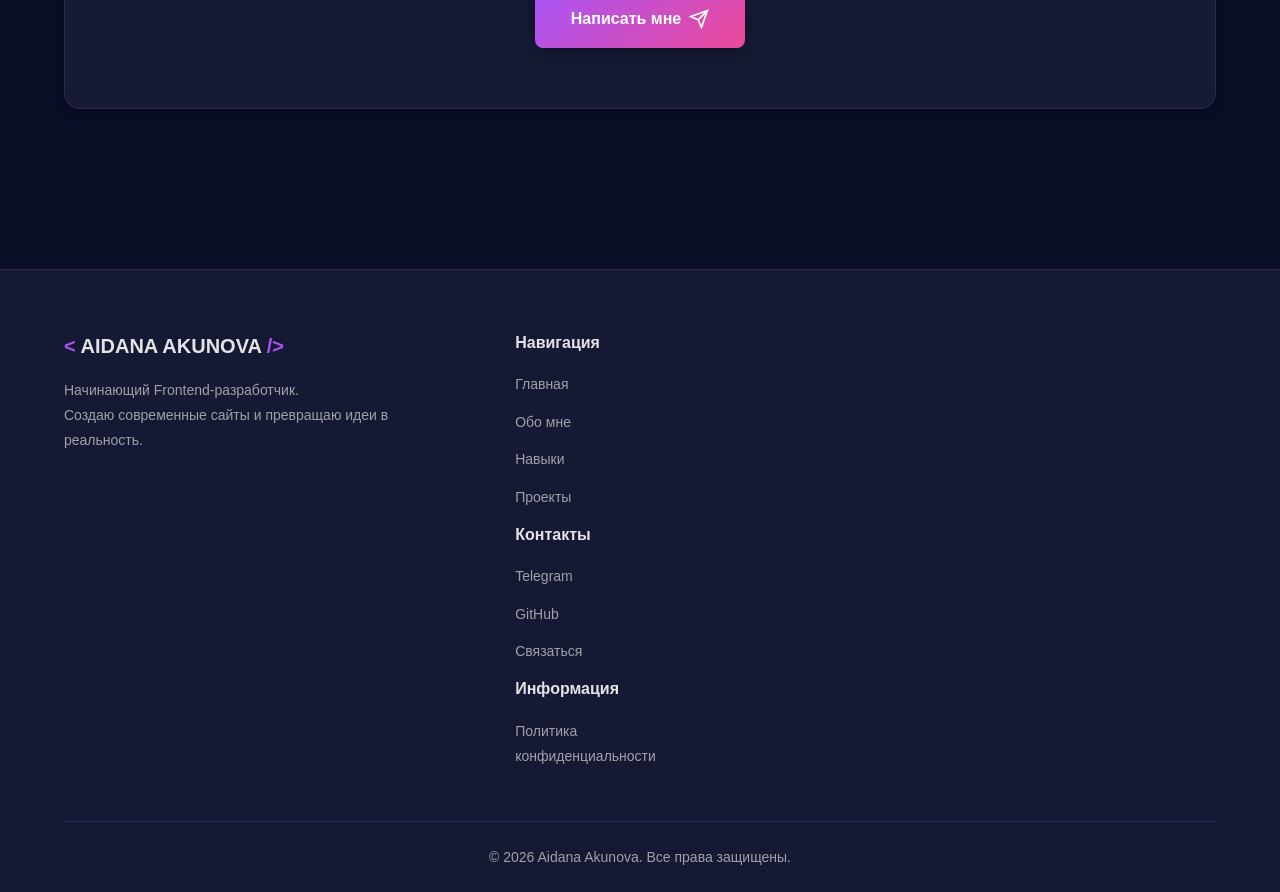
<file: projects.html>
<!DOCTYPE html>
<html lang="ru">
<head>
    <meta charset="UTF-8">
    <meta name="viewport" content="width=device-width, initial-scale=1.0">
    <title>Проекты — Aidana Akunova</title>
    <meta name="description" content="Портфолио моих веб-разработок и мини-проектов: игры, приложения и интерактивные инструменты.">
    <link rel="icon" href="assets/favicon.svg" type="image/svg+xml">
    <link rel="stylesheet" href="style.css">
</head>
<body>
    <!-- Header Navigation -->
    <header class="header">
        <nav class="nav container">
            <a href="index.html" class="logo">
                <span class="logo-bracket">&lt;</span>
                AIDANA
                <span class="logo-bracket">/&gt;</span>
            </a>
            
            <div class="nav-menu" id="navMenu">
                <ul class="nav-list">
                    <li><a href="index.html" class="nav-link">Главная</a></li>
                    <li><a href="about.html" class="nav-link">Обо мне</a></li>
                    <li><a href="skills.html" class="nav-link">Навыки</a></li>
                    <li><a href="projects.html" class="nav-link active">Проекты</a></li>
                    <li><a href="contact.html" class="nav-link">Контакты</a></li>
                </ul>
            </div>

            <div class="nav-actions">
                <button class="theme-toggle" id="themeToggle" aria-label="Переключить тему">
                    <svg class="sun-icon" width="20" height="20" viewBox="0 0 24 24" fill="none" stroke="currentColor" stroke-width="2">
                        <circle cx="12" cy="12" r="5"/>
                        <line x1="12" y1="1" x2="12" y2="3"/>
                        <line x1="12" y1="21" x2="12" y2="23"/>
                        <line x1="4.22" y1="4.22" x2="5.64" y2="5.64"/>
                        <line x1="18.36" y1="18.36" x2="19.78" y2="19.78"/>
                        <line x1="1" y1="12" x2="3" y2="12"/>
                        <line x1="21" y1="12" x2="23" y2="12"/>
                        <line x1="4.22" y1="19.78" x2="5.64" y2="18.36"/>
                        <line x1="18.36" y1="5.64" x2="19.78" y2="4.22"/>
                    </svg>
                    <svg class="moon-icon" width="20" height="20" viewBox="0 0 24 24" fill="none" stroke="currentColor" stroke-width="2">
                        <path d="M21 12.79A9 9 0 1 1 11.21 3 7 7 0 0 0 21 12.79z"/>
                    </svg>
                </button>
                
                <button class="menu-toggle" id="menuToggle" aria-label="Открыть меню">
                    <span></span>
                    <span></span>
                    <span></span>
                </button>
            </div>
        </nav>
    </header>

    <!-- Page Header -->
    <section class="page-header">
        <div class="container">
            <h1 class="page-title fade-in">Мои проекты</h1>
            <p class="page-description fade-in-delay-1">Портфолио веб-разработок и интерактивных приложений</p>
        </div>
    </section>

    <!-- Projects Section -->
    <section class="section projects-section">
        <div class="container">
            <div class="projects-full-grid">
                <!-- Project 1: Tic-Tac-Toe -->
                <article class="project-card-full" data-animate>
                    <div class="project-image-full">
                        <div class="project-image-placeholder">
                            <svg width="80" height="80" viewBox="0 0 24 24" fill="none" stroke="currentColor" stroke-width="2">
                                <rect x="3" y="3" width="7" height="7"/>
                                <rect x="14" y="3" width="7" height="7"/>
                                <rect x="14" y="14" width="7" height="7"/>
                                <rect x="3" y="14" width="7" height="7"/>
                            </svg>
                        </div>
                    </div>
                    <div class="project-content-full">
                        <div class="project-header">
                            <h2 class="project-title-full">Tic-Tac-Toe</h2>
                            <div class="project-number">01</div>
                        </div>
                        <p class="project-description-full">
                            Классическая игра в крестики-нолики с интерактивным интерфейсом. Реализована логика определения победителя, 
                            отслеживание ходов и возможность начать новую игру. Адаптивный дизайн для комфортной игры на любом устройстве.
                        </p>
                        <div class="project-features">
                            <h4 class="features-title">Возможности:</h4>
                            <ul class="features-list">
                                <li>
                                    <svg width="16" height="16" viewBox="0 0 24 24" fill="none" stroke="currentColor" stroke-width="2">
                                        <polyline points="20 6 9 17 4 12"/>
                                    </svg>
                                    Игра для двух игроков
                                </li>
                                <li>
                                    <svg width="16" height="16" viewBox="0 0 24 24" fill="none" stroke="currentColor" stroke-width="2">
                                        <polyline points="20 6 9 17 4 12"/>
                                    </svg>
                                    Автоматическое определение победителя
                                </li>
                                <li>
                                    <svg width="16" height="16" viewBox="0 0 24 24" fill="none" stroke="currentColor" stroke-width="2">
                                        <polyline points="20 6 9 17 4 12"/>
                                    </svg>
                                    Кнопка перезапуска игры
                                </li>
                            </ul>
                        </div>
                        <div class="project-tags">
                            <span class="tag">HTML</span>
                            <span class="tag">CSS</span>
                            <span class="tag">JavaScript</span>
                        </div>
                        <div class="project-links">
                            <a href="#" class="btn btn-small btn-outline" onclick="alert('Добавьте ссылку на GitHub репозиторий'); return false;">
                                <svg width="18" height="18" viewBox="0 0 24 24" fill="none" stroke="currentColor" stroke-width="2">
                                    <path d="M9 19c-5 1.5-5-2.5-7-3m14 6v-3.87a3.37 3.37 0 0 0-.94-2.61c3.14-.35 6.44-1.54 6.44-7A5.44 5.44 0 0 0 20 4.77 5.07 5.07 0 0 0 19.91 1S18.73.65 16 2.48a13.38 13.38 0 0 0-7 0C6.27.65 5.09 1 5.09 1A5.07 5.07 0 0 0 5 4.77a5.44 5.44 0 0 0-1.5 3.78c0 5.42 3.3 6.61 6.44 7A3.37 3.37 0 0 0 9 18.13V22"/>
                                </svg>
                                GitHub
                            </a>
                        </div>
                    </div>
                </article>

                <!-- Project 2: Dark Mode -->
                <article class="project-card-full" data-animate>
                    <div class="project-image-full">
                        <div class="project-image-placeholder">
                            <svg width="80" height="80" viewBox="0 0 24 24" fill="none" stroke="currentColor" stroke-width="2">
                                <path d="M21 12.79A9 9 0 1 1 11.21 3 7 7 0 0 0 21 12.79z"/>
                            </svg>
                        </div>
                    </div>
                    <div class="project-content-full">
                        <div class="project-header">
                            <h2 class="project-title-full">Dark Mode</h2>
                            <div class="project-number">02</div>
                        </div>
                        <p class="project-description-full">
                            Переключатель между светлой и тёмной темами с сохранением выбора пользователя в localStorage. 
                            Плавные анимации перехода и красивый интерфейс с иконками солнца и луны.
                        </p>
                        <div class="project-features">
                            <h4 class="features-title">Возможности:</h4>
                            <ul class="features-list">
                                <li>
                                    <svg width="16" height="16" viewBox="0 0 24 24" fill="none" stroke="currentColor" stroke-width="2">
                                        <polyline points="20 6 9 17 4 12"/>
                                    </svg>
                                    Плавное переключение тем
                                </li>
                                <li>
                                    <svg width="16" height="16" viewBox="0 0 24 24" fill="none" stroke="currentColor" stroke-width="2">
                                        <polyline points="20 6 9 17 4 12"/>
                                    </svg>
                                    Сохранение настроек
                                </li>
                                <li>
                                    <svg width="16" height="16" viewBox="0 0 24 24" fill="none" stroke="currentColor" stroke-width="2">
                                        <polyline points="20 6 9 17 4 12"/>
                                    </svg>
                                    Адаптивные цвета
                                </li>
                            </ul>
                        </div>
                        <div class="project-tags">
                            <span class="tag">JavaScript</span>
                            <span class="tag">CSS Variables</span>
                            <span class="tag">LocalStorage</span>
                        </div>
                        <div class="project-links">
                            <a href="#" class="btn btn-small btn-outline" onclick="alert('Добавьте ссылку на GitHub репозиторий'); return false;">
                                <svg width="18" height="18" viewBox="0 0 24 24" fill="none" stroke="currentColor" stroke-width="2">
                                    <path d="M9 19c-5 1.5-5-2.5-7-3m14 6v-3.87a3.37 3.37 0 0 0-.94-2.61c3.14-.35 6.44-1.54 6.44-7A5.44 5.44 0 0 0 20 4.77 5.07 5.07 0 0 0 19.91 1S18.73.65 16 2.48a13.38 13.38 0 0 0-7 0C6.27.65 5.09 1 5.09 1A5.07 5.07 0 0 0 5 4.77a5.44 5.44 0 0 0-1.5 3.78c0 5.42 3.3 6.61 6.44 7A3.37 3.37 0 0 0 9 18.13V22"/>
                                </svg>
                                GitHub
                            </a>
                        </div>
                    </div>
                </article>

                <!-- Project 3: Calculator -->
                <article class="project-card-full" data-animate>
                    <div class="project-image-full">
                        <div class="project-image-placeholder">
                            <svg width="80" height="80" viewBox="0 0 24 24" fill="none" stroke="currentColor" stroke-width="2">
                                <rect x="4" y="2" width="16" height="20" rx="2"/>
                                <line x1="8" y1="6" x2="16" y2="6"/>
                                <line x1="8" y1="10" x2="16" y2="10"/>
                                <line x1="8" y1="14" x2="16" y2="14"/>
                                <line x1="8" y1="18" x2="16" y2="18"/>
                            </svg>
                        </div>
                    </div>
                    <div class="project-content-full">
                        <div class="project-header">
                            <h2 class="project-title-full">Calculator</h2>
                            <div class="project-number">03</div>
                        </div>
                        <p class="project-description-full">
                            Функциональный калькулятор с основными математическими операциями. Современный дизайн с анимированными кнопками, 
                            поддержка клавиатуры и обработка ошибок ввода.
                        </p>
                        <div class="project-features">
                            <h4 class="features-title">Возможности:</h4>
                            <ul class="features-list">
                                <li>
                                    <svg width="16" height="16" viewBox="0 0 24 24" fill="none" stroke="currentColor" stroke-width="2">
                                        <polyline points="20 6 9 17 4 12"/>
                                    </svg>
                                    Базовые операции (+, -, ×, ÷)
                                </li>
                                <li>
                                    <svg width="16" height="16" viewBox="0 0 24 24" fill="none" stroke="currentColor" stroke-width="2">
                                        <polyline points="20 6 9 17 4 12"/>
                                    </svg>
                                    Работа с десятичными числами
                                </li>
                                <li>
                                    <svg width="16" height="16" viewBox="0 0 24 24" fill="none" stroke="currentColor" stroke-width="2">
                                        <polyline points="20 6 9 17 4 12"/>
                                    </svg>
                                    Кнопка очистки дисплея
                                </li>
                            </ul>
                        </div>
                        <div class="project-tags">
                            <span class="tag">JavaScript</span>
                            <span class="tag">CSS Grid</span>
                            <span class="tag">Events</span>
                        </div>
                        <div class="project-links">
                            <a href="#" class="btn btn-small btn-outline" onclick="alert('Добавьте ссылку на GitHub репозиторий'); return false;">
                                <svg width="18" height="18" viewBox="0 0 24 24" fill="none" stroke="currentColor" stroke-width="2">
                                    <path d="M9 19c-5 1.5-5-2.5-7-3m14 6v-3.87a3.37 3.37 0 0 0-.94-2.61c3.14-.35 6.44-1.54 6.44-7A5.44 5.44 0 0 0 20 4.77 5.07 5.07 0 0 0 19.91 1S18.73.65 16 2.48a13.38 13.38 0 0 0-7 0C6.27.65 5.09 1 5.09 1A5.07 5.07 0 0 0 5 4.77a5.44 5.44 0 0 0-1.5 3.78c0 5.42 3.3 6.61 6.44 7A3.37 3.37 0 0 0 9 18.13V22"/>
                                </svg>
                                GitHub
                            </a>
                        </div>
                    </div>
                </article>

                <!-- Project 4: Memory Game -->
                <article class="project-card-full" data-animate>
                    <div class="project-image-full">
                        <div class="project-image-placeholder">
                            <svg width="80" height="80" viewBox="0 0 24 24" fill="none" stroke="currentColor" stroke-width="2">
                                <path d="M12 2L2 7l10 5 10-5-10-5z"/>
                                <path d="M2 17l10 5 10-5M2 12l10 5 10-5"/>
                            </svg>
                        </div>
                    </div>
                    <div class="project-content-full">
                        <div class="project-header">
                            <h2 class="project-title-full">Memory Game</h2>
                            <div class="project-number">04</div>
                        </div>
                        <p class="project-description-full">
                            Игра на развитие памяти с карточками. Нужно найти все пары одинаковых карточек. 
                            Красивые анимации переворота, подсчёт ходов и времени, разные уровни сложности.
                        </p>
                        <div class="project-features">
                            <h4 class="features-title">Возможности:</h4>
                            <ul class="features-list">
                                <li>
                                    <svg width="16" height="16" viewBox="0 0 24 24" fill="none" stroke="currentColor" stroke-width="2">
                                        <polyline points="20 6 9 17 4 12"/>
                                    </svg>
                                    Анимация переворота карточек
                                </li>
                                <li>
                                    <svg width="16" height="16" viewBox="0 0 24 24" fill="none" stroke="currentColor" stroke-width="2">
                                        <polyline points="20 6 9 17 4 12"/>
                                    </svg>
                                    Подсчёт ходов и времени
                                </li>
                                <li>
                                    <svg width="16" height="16" viewBox="0 0 24 24" fill="none" stroke="currentColor" stroke-width="2">
                                        <polyline points="20 6 9 17 4 12"/>
                                    </svg>
                                    Случайная генерация пар
                                </li>
                            </ul>
                        </div>
                        <div class="project-tags">
                            <span class="tag">JavaScript</span>
                            <span class="tag">CSS Animations</span>
                            <span class="tag">Game Logic</span>
                        </div>
                        <div class="project-links">
                            <a href="#" class="btn btn-small btn-outline" onclick="alert('Добавьте ссылку на GitHub репозиторий'); return false;">
                                <svg width="18" height="18" viewBox="0 0 24 24" fill="none" stroke="currentColor" stroke-width="2">
                                    <path d="M9 19c-5 1.5-5-2.5-7-3m14 6v-3.87a3.37 3.37 0 0 0-.94-2.61c3.14-.35 6.44-1.54 6.44-7A5.44 5.44 0 0 0 20 4.77 5.07 5.07 0 0 0 19.91 1S18.73.65 16 2.48a13.38 13.38 0 0 0-7 0C6.27.65 5.09 1 5.09 1A5.07 5.07 0 0 0 5 4.77a5.44 5.44 0 0 0-1.5 3.78c0 5.42 3.3 6.61 6.44 7A3.37 3.37 0 0 0 9 18.13V22"/>
                                </svg>
                                GitHub
                            </a>
                        </div>
                    </div>
                </article>

                <!-- Project 5: Drawing App -->
                <article class="project-card-full" data-animate>
                    <div class="project-image-full">
                        <div class="project-image-placeholder">
                            <svg width="80" height="80" viewBox="0 0 24 24" fill="none" stroke="currentColor" stroke-width="2">
                                <path d="M12 19l7-7 3 3-7 7-3-3z"/>
                                <path d="M18 13l-1.5-7.5L2 2l3.5 14.5L13 18l5-5z"/>
                                <path d="M2 2l7.586 7.586"/>
                                <circle cx="11" cy="11" r="2"/>
                            </svg>
                        </div>
                    </div>
                    <div class="project-content-full">
                        <div class="project-header">
                            <h2 class="project-title-full">Drawing App</h2>
                            <div class="project-number">05</div>
                        </div>
                        <p class="project-description-full">
                            Простое приложение для рисования с использованием HTML5 Canvas. Выбор цвета, толщины линии, 
                            ластик и возможность сохранить рисунок. Поддержка сенсорных экранов.
                        </p>
                        <div class="project-features">
                            <h4 class="features-title">Возможности:</h4>
                            <ul class="features-list">
                                <li>
                                    <svg width="16" height="16" viewBox="0 0 24 24" fill="none" stroke="currentColor" stroke-width="2">
                                        <polyline points="20 6 9 17 4 12"/>
                                    </svg>
                                    Выбор цвета и толщины кисти
                                </li>
                                <li>
                                    <svg width="16" height="16" viewBox="0 0 24 24" fill="none" stroke="currentColor" stroke-width="2">
                                        <polyline points="20 6 9 17 4 12"/>
                                    </svg>
                                    Инструмент ластика
                                </li>
                                <li>
                                    <svg width="16" height="16" viewBox="0 0 24 24" fill="none" stroke="currentColor" stroke-width="2">
                                        <polyline points="20 6 9 17 4 12"/>
                                    </svg>
                                    Сохранение рисунка
                                </li>
                            </ul>
                        </div>
                        <div class="project-tags">
                            <span class="tag">HTML5 Canvas</span>
                            <span class="tag">JavaScript</span>
                            <span class="tag">Touch Events</span>
                        </div>
                        <div class="project-links">
                            <a href="#" class="btn btn-small btn-outline" onclick="alert('Добавьте ссылку на GitHub репозиторий'); return false;">
                                <svg width="18" height="18" viewBox="0 0 24 24" fill="none" stroke="currentColor" stroke-width="2">
                                    <path d="M9 19c-5 1.5-5-2.5-7-3m14 6v-3.87a3.37 3.37 0 0 0-.94-2.61c3.14-.35 6.44-1.54 6.44-7A5.44 5.44 0 0 0 20 4.77 5.07 5.07 0 0 0 19.91 1S18.73.65 16 2.48a13.38 13.38 0 0 0-7 0C6.27.65 5.09 1 5.09 1A5.07 5.07 0 0 0 5 4.77a5.44 5.44 0 0 0-1.5 3.78c0 5.42 3.3 6.61 6.44 7A3.37 3.37 0 0 0 9 18.13V22"/>
                                </svg>
                                GitHub
                            </a>
                        </div>
                    </div>
                </article>

                <!-- Project 6: Rock Paper Scissors -->
                <article class="project-card-full" data-animate>
                    <div class="project-image-full">
                        <div class="project-image-placeholder">
                            <svg width="80" height="80" viewBox="0 0 24 24" fill="none" stroke="currentColor" stroke-width="2">
                                <path d="M9 18V5l12-2v13"/>
                                <circle cx="6" cy="18" r="3"/>
                                <circle cx="18" cy="16" r="3"/>
                            </svg>
                        </div>
                    </div>
                    <div class="project-content-full">
                        <div class="project-header">
                            <h2 class="project-title-full">Rock Paper Scissors</h2>
                            <div class="project-number">06</div>
                        </div>
                        <p class="project-description-full">
                            Классическая игра "Камень, ножницы, бумага" против компьютера. Анимированный выбор, 
                            подсчёт очков, таблица результатов и красивый интерфейс с эмодзи.
                        </p>
                        <div class="project-features">
                            <h4 class="features-title">Возможности:</h4>
                            <ul class="features-list">
                                <li>
                                    <svg width="16" height="16" viewBox="0 0 24 24" fill="none" stroke="currentColor" stroke-width="2">
                                        <polyline points="20 6 9 17 4 12"/>
                                    </svg>
                                    Игра против компьютера
                                </li>
                                <li>
                                    <svg width="16" height="16" viewBox="0 0 24 24" fill="none" stroke="currentColor" stroke-width="2">
                                        <polyline points="20 6 9 17 4 12"/>
                                    </svg>
                                    Анимации выбора и результата
                                </li>
                                <li>
                                    <svg width="16" height="16" viewBox="0 0 24 24" fill="none" stroke="currentColor" stroke-width="2">
                                        <polyline points="20 6 9 17 4 12"/>
                                    </svg>
                                    Подсчёт очков
                                </li>
                            </ul>
                        </div>
                        <div class="project-tags">
                            <span class="tag">JavaScript</span>
                            <span class="tag">Game Logic</span>
                            <span class="tag">UI/UX</span>
                        </div>
                        <div class="project-links">
                            <a href="#" class="btn btn-small btn-outline" onclick="alert('Добавьте ссылку на GitHub репозиторий'); return false;">
                                <svg width="18" height="18" viewBox="0 0 24 24" fill="none" stroke="currentColor" stroke-width="2">
                                    <path d="M9 19c-5 1.5-5-2.5-7-3m14 6v-3.87a3.37 3.37 0 0 0-.94-2.61c3.14-.35 6.44-1.54 6.44-7A5.44 5.44 0 0 0 20 4.77 5.07 5.07 0 0 0 19.91 1S18.73.65 16 2.48a13.38 13.38 0 0 0-7 0C6.27.65 5.09 1 5.09 1A5.07 5.07 0 0 0 5 4.77a5.44 5.44 0 0 0-1.5 3.78c0 5.42 3.3 6.61 6.44 7A3.37 3.37 0 0 0 9 18.13V22"/>
                                </svg>
                                GitHub
                            </a>
                        </div>
                    </div>
                </article>

                <!-- Project 7: Pomodoro Timer -->
                <article class="project-card-full" data-animate>
                    <div class="project-image-full">
                        <div class="project-image-placeholder">
                            <svg width="80" height="80" viewBox="0 0 24 24" fill="none" stroke="currentColor" stroke-width="2">
                                <circle cx="12" cy="12" r="10"/>
                                <polyline points="12 6 12 12 16 14"/>
                            </svg>
                        </div>
                    </div>
                    <div class="project-content-full">
                        <div class="project-header">
                            <h2 class="project-title-full">Pomodoro Timer</h2>
                            <div class="project-number">07</div>
                        </div>
                        <p class="project-description-full">
                            Таймер для учёбы и работы по методу Pomodoro. Настраиваемые интервалы работы и отдыха, 
                            звуковые уведомления, отслеживание количества завершённых сессий.
                        </p>
                        <div class="project-features">
                            <h4 class="features-title">Возможности:</h4>
                            <ul class="features-list">
                                <li>
                                    <svg width="16" height="16" viewBox="0 0 24 24" fill="none" stroke="currentColor" stroke-width="2">
                                        <polyline points="20 6 9 17 4 12"/>
                                    </svg>
                                    Настраиваемые интервалы
                                </li>
                                <li>
                                    <svg width="16" height="16" viewBox="0 0 24 24" fill="none" stroke="currentColor" stroke-width="2">
                                        <polyline points="20 6 9 17 4 12"/>
                                    </svg>
                                    Звуковые уведомления
                                </li>
                                <li>
                                    <svg width="16" height="16" viewBox="0 0 24 24" fill="none" stroke="currentColor" stroke-width="2">
                                        <polyline points="20 6 9 17 4 12"/>
                                    </svg>
                                    Статистика сессий
                                </li>
                            </ul>
                        </div>
                        <div class="project-tags">
                            <span class="tag">JavaScript</span>
                            <span class="tag">Timers</span>
                            <span class="tag">LocalStorage</span>
                        </div>
                        <div class="project-links">
                            <a href="#" class="btn btn-small btn-outline" onclick="alert('Добавьте ссылку на GitHub репозиторий'); return false;">
                                <svg width="18" height="18" viewBox="0 0 24 24" fill="none" stroke="currentColor" stroke-width="2">
                                    <path d="M9 19c-5 1.5-5-2.5-7-3m14 6v-3.87a3.37 3.37 0 0 0-.94-2.61c3.14-.35 6.44-1.54 6.44-7A5.44 5.44 0 0 0 20 4.77 5.07 5.07 0 0 0 19.91 1S18.73.65 16 2.48a13.38 13.38 0 0 0-7 0C6.27.65 5.09 1 5.09 1A5.07 5.07 0 0 0 5 4.77a5.44 5.44 0 0 0-1.5 3.78c0 5.42 3.3 6.61 6.44 7A3.37 3.37 0 0 0 9 18.13V22"/>
                                </svg>
                                GitHub
                            </a>
                        </div>
                    </div>
                </article>

                <!-- Project 8: Quiz App -->
                <article class="project-card-full" data-animate>
                    <div class="project-image-full">
                        <div class="project-image-placeholder">
                            <svg width="80" height="80" viewBox="0 0 24 24" fill="none" stroke="currentColor" stroke-width="2">
                                <circle cx="12" cy="12" r="10"/>
                                <path d="M9.09 9a3 3 0 0 1 5.83 1c0 2-3 3-3 3"/>
                                <line x1="12" y1="17" x2="12.01" y2="17"/>
                            </svg>
                        </div>
                    </div>
                    <div class="project-content-full">
                        <div class="project-header">
                            <h2 class="project-title-full">Quiz App</h2>
                            <div class="project-number">08</div>
                        </div>
                        <p class="project-description-full">
                            Интерактивное приложение-викторина с вопросами и вариантами ответов. Отображение правильных и неправильных ответов, 
                            подсчёт баллов, таймер и экран с результатами.
                        </p>
                        <div class="project-features">
                            <h4 class="features-title">Возможности:</h4>
                            <ul class="features-list">
                                <li>
                                    <svg width="16" height="16" viewBox="0 0 24 24" fill="none" stroke="currentColor" stroke-width="2">
                                        <polyline points="20 6 9 17 4 12"/>
                                    </svg>
                                    Множественный выбор ответов
                                </li>
                                <li>
                                    <svg width="16" height="16" viewBox="0 0 24 24" fill="none" stroke="currentColor" stroke-width="2">
                                        <polyline points="20 6 9 17 4 12"/>
                                    </svg>
                                    Подсчёт правильных ответов
                                </li>
                                <li>
                                    <svg width="16" height="16" viewBox="0 0 24 24" fill="none" stroke="currentColor" stroke-width="2">
                                        <polyline points="20 6 9 17 4 12"/>
                                    </svg>
                                    Экран с итоговыми результатами
                                </li>
                            </ul>
                        </div>
                        <div class="project-tags">
                            <span class="tag">JavaScript</span>
                            <span class="tag">JSON Data</span>
                            <span class="tag">Interactive</span>
                        </div>
                        <div class="project-links">
                            <a href="#" class="btn btn-small btn-outline" onclick="alert('Добавьте ссылку на GitHub репозиторий'); return false;">
                                <svg width="18" height="18" viewBox="0 0 24 24" fill="none" stroke="currentColor" stroke-width="2">
                                    <path d="M9 19c-5 1.5-5-2.5-7-3m14 6v-3.87a3.37 3.37 0 0 0-.94-2.61c3.14-.35 6.44-1.54 6.44-7A5.44 5.44 0 0 0 20 4.77 5.07 5.07 0 0 0 19.91 1S18.73.65 16 2.48a13.38 13.38 0 0 0-7 0C6.27.65 5.09 1 5.09 1A5.07 5.07 0 0 0 5 4.77a5.44 5.44 0 0 0-1.5 3.78c0 5.42 3.3 6.61 6.44 7A3.37 3.37 0 0 0 9 18.13V22"/>
                                </svg>
                                GitHub
                            </a>
                        </div>
                    </div>
                </article>
            </div>
        </div>
    </section>

    <!-- CTA Section -->
    <section class="section cta-section">
        <div class="container">
            <div class="cta-box" data-animate>
                <h2 class="cta-title">Хотите обсудить проект?</h2>
                <p class="cta-description">Свяжитесь со мной для сотрудничества</p>
                <a href="contact.html" class="btn btn-primary btn-large">
                    Написать мне
                    <svg width="20" height="20" viewBox="0 0 24 24" fill="none" stroke="currentColor" stroke-width="2">
                        <path d="M22 2L11 13M22 2l-7 20-4-9-9-4 20-7z"/>
                    </svg>
                </a>
            </div>
        </div>
    </section>

    <!-- Footer -->
    <footer class="footer">
        <div class="container">
            <div class="footer-content">
                <div class="footer-main">
                    <a href="index.html" class="footer-logo">
                        <span class="logo-bracket">&lt;</span>
                        AIDANA AKUNOVA
                        <span class="logo-bracket">/&gt;</span>
                    </a>
                    <p class="footer-description">
                        Начинающий Frontend-разработчик.<br>
                        Создаю современные сайты и превращаю идеи в реальность.
                    </p>
                </div>
                
                <div class="footer-links">
                    <div class="footer-column">
                        <h4 class="footer-title">Навигация</h4>
                        <ul class="footer-list">
                            <li><a href="index.html">Главная</a></li>
                            <li><a href="about.html">Обо мне</a></li>
                            <li><a href="skills.html">Навыки</a></li>
                            <li><a href="projects.html">Проекты</a></li>
                        </ul>
                    </div>
                    
                    <div class="footer-column">
                        <h4 class="footer-title">Контакты</h4>
                        <ul class="footer-list">
                            <li>
                                <a href="https://t.me/@nvdna001" target="_blank" rel="noopener noreferrer">
                                    Telegram
                                </a>
                            </li>
                            <li>
                                <a href="https://github.com/keshhha01" target="_blank" rel="noopener noreferrer">
                                    GitHub
                                </a>
                            </li>
                            <li><a href="contact.html">Связаться</a></li>
                        </ul>
                    </div>
                    
                    <div class="footer-column">
                        <h4 class="footer-title">Информация</h4>
                        <ul class="footer-list">
                            <li><a href="privacy.html">Политика конфиденциальности</a></li>
                        </ul>
                    </div>
                </div>
            </div>
            
            <div class="footer-bottom">
                <p class="footer-copyright">
                    &copy; <span id="currentYear"></span> Aidana Akunova. Все права защищены.
                </p>
            </div>
        </div>
    </footer>

    <!-- Back to Top Button -->
    <button class="back-to-top" id="backToTop" aria-label="Наверх">
        <svg width="24" height="24" viewBox="0 0 24 24" fill="none" stroke="currentColor" stroke-width="2">
            <path d="M12 19V5M5 12l7-7 7 7"/>
        </svg>
    </button>

    <script src="script.js"></script>
</body>
</html>
</file>
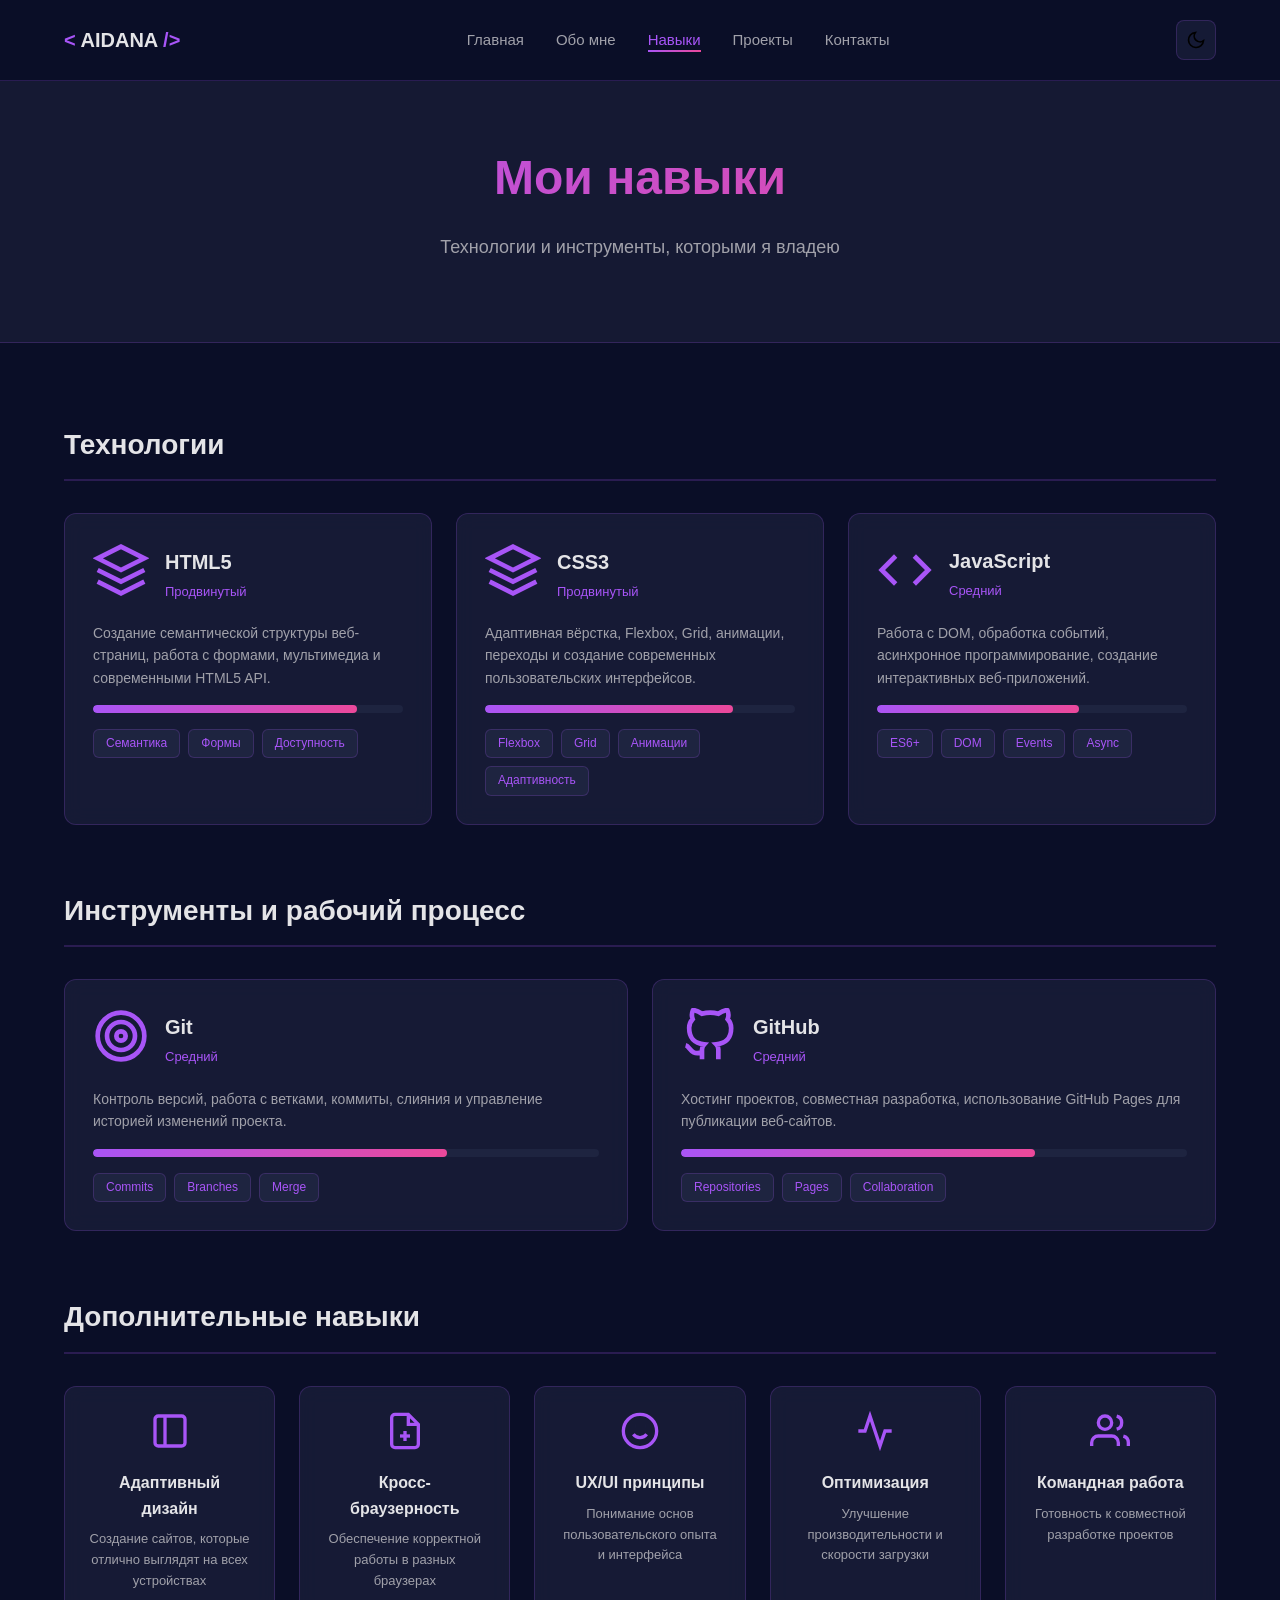
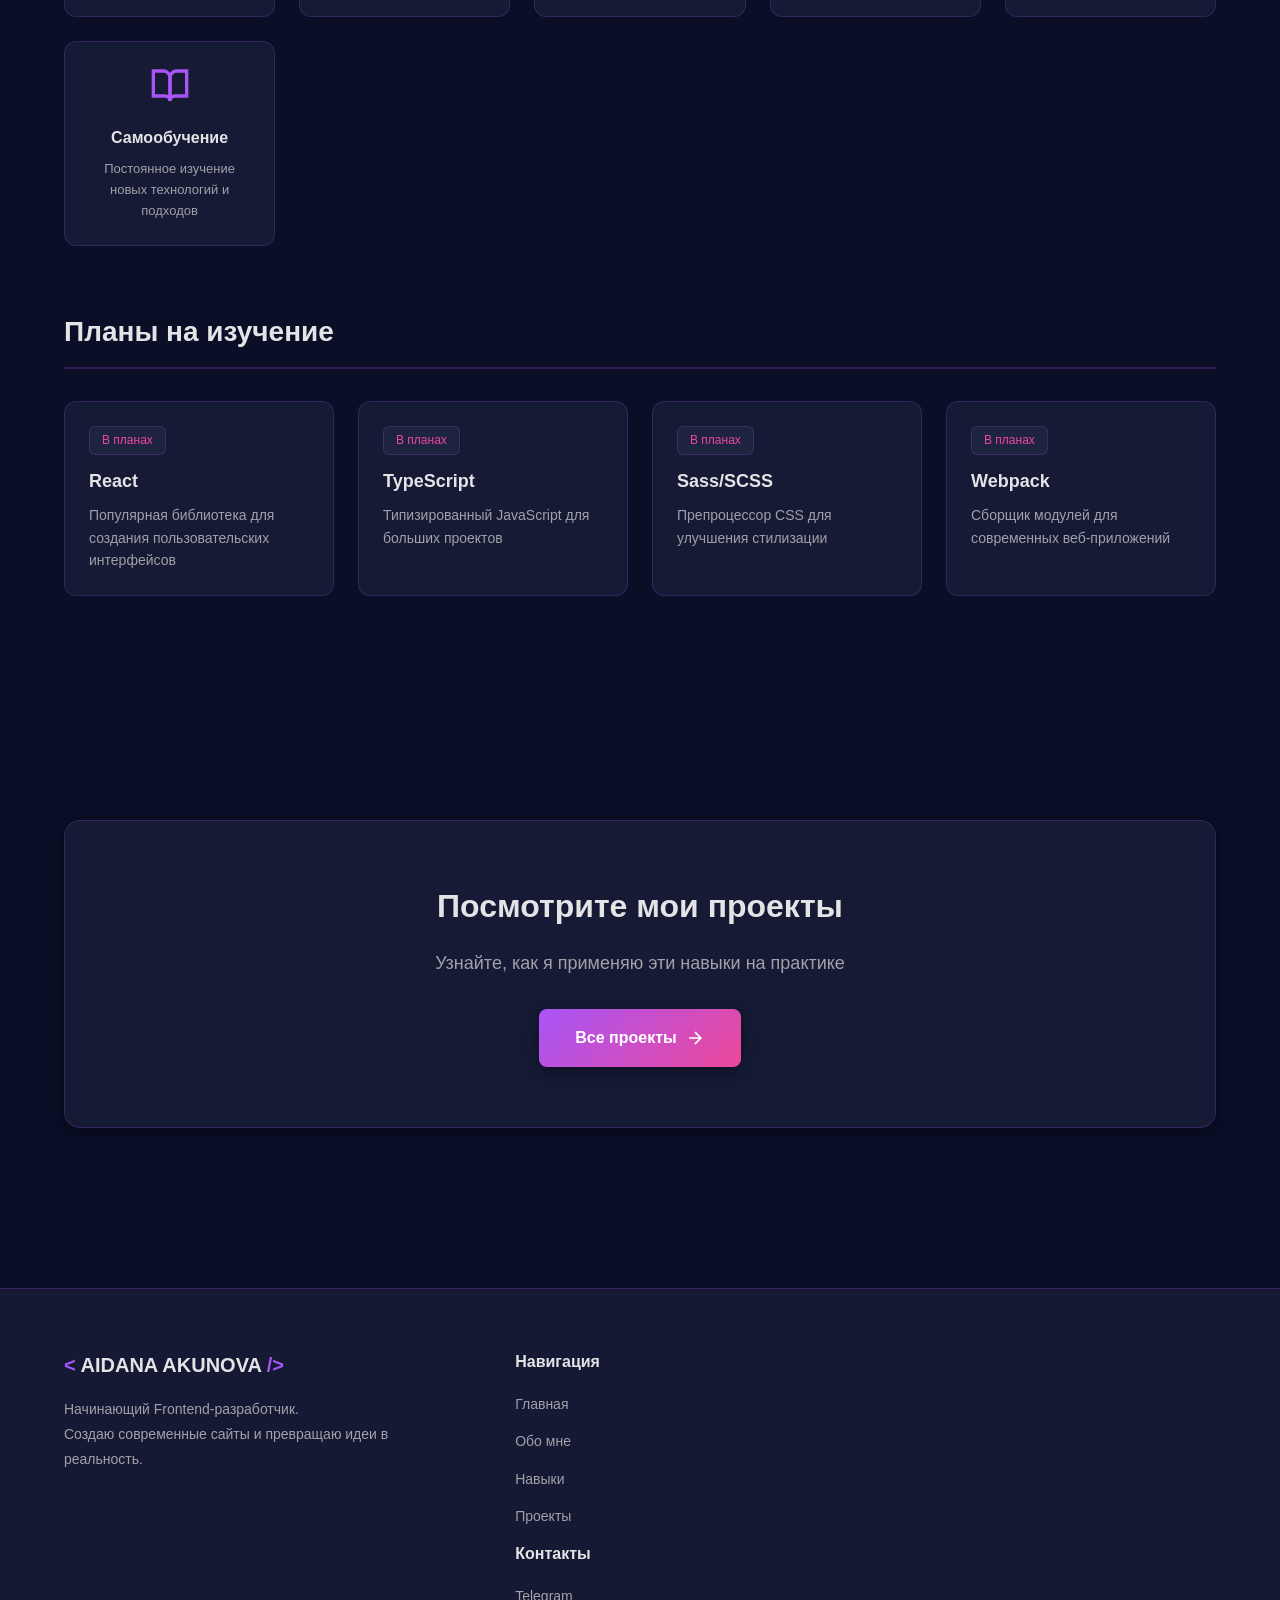
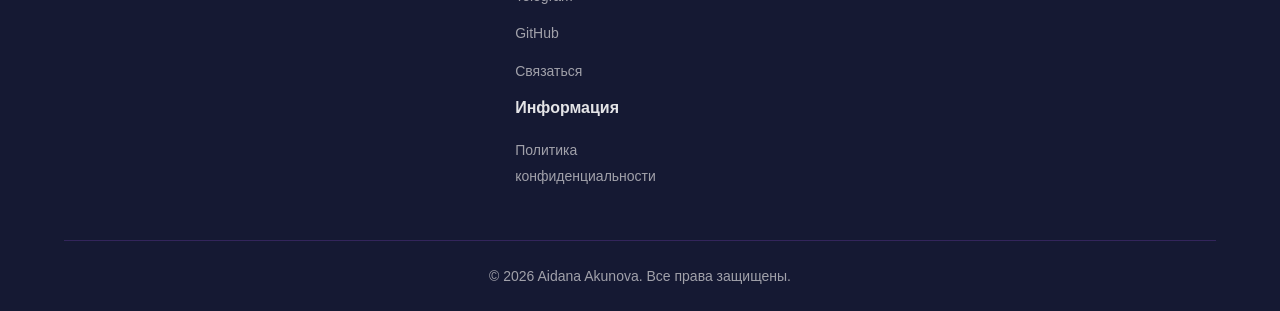
<file: skills.html>
<!DOCTYPE html>
<html lang="ru">
<head>
    <meta charset="UTF-8">
    <meta name="viewport" content="width=device-width, initial-scale=1.0">
    <title>Навыки — Aidana Akunova</title>
    <meta name="description" content="Мои навыки веб-разработки: HTML, CSS, JavaScript, Git и GitHub.">
    <link rel="icon" href="assets/favicon.svg" type="image/svg+xml">
    <link rel="stylesheet" href="style.css">
</head>
<body>
    <!-- Header Navigation -->
    <header class="header">
        <nav class="nav container">
            <a href="index.html" class="logo">
                <span class="logo-bracket">&lt;</span>
                AIDANA
                <span class="logo-bracket">/&gt;</span>
            </a>
            
            <div class="nav-menu" id="navMenu">
                <ul class="nav-list">
                    <li><a href="index.html" class="nav-link">Главная</a></li>
                    <li><a href="about.html" class="nav-link">Обо мне</a></li>
                    <li><a href="skills.html" class="nav-link active">Навыки</a></li>
                    <li><a href="projects.html" class="nav-link">Проекты</a></li>
                    <li><a href="contact.html" class="nav-link">Контакты</a></li>
                </ul>
            </div>

            <div class="nav-actions">
                <button class="theme-toggle" id="themeToggle" aria-label="Переключить тему">
                    <svg class="sun-icon" width="20" height="20" viewBox="0 0 24 24" fill="none" stroke="currentColor" stroke-width="2">
                        <circle cx="12" cy="12" r="5"/>
                        <line x1="12" y1="1" x2="12" y2="3"/>
                        <line x1="12" y1="21" x2="12" y2="23"/>
                        <line x1="4.22" y1="4.22" x2="5.64" y2="5.64"/>
                        <line x1="18.36" y1="18.36" x2="19.78" y2="19.78"/>
                        <line x1="1" y1="12" x2="3" y2="12"/>
                        <line x1="21" y1="12" x2="23" y2="12"/>
                        <line x1="4.22" y1="19.78" x2="5.64" y2="18.36"/>
                        <line x1="18.36" y1="5.64" x2="19.78" y2="4.22"/>
                    </svg>
                    <svg class="moon-icon" width="20" height="20" viewBox="0 0 24 24" fill="none" stroke="currentColor" stroke-width="2">
                        <path d="M21 12.79A9 9 0 1 1 11.21 3 7 7 0 0 0 21 12.79z"/>
                    </svg>
                </button>
                
                <button class="menu-toggle" id="menuToggle" aria-label="Открыть меню">
                    <span></span>
                    <span></span>
                    <span></span>
                </button>
            </div>
        </nav>
    </header>

    <!-- Page Header -->
    <section class="page-header">
        <div class="container">
            <h1 class="page-title fade-in">Мои навыки</h1>
            <p class="page-description fade-in-delay-1">Технологии и инструменты, которыми я владею</p>
        </div>
    </section>

    <!-- Skills Section -->
    <section class="section skills-section">
        <div class="container">
            <!-- Technical Skills -->
            <div class="skills-category" data-animate>
                <h2 class="category-title">Технологии</h2>
                <div class="skills-detailed-grid">
                    <div class="skill-detailed-card">
                        <div class="skill-header">
                            <div class="skill-icon-large">
                                <svg width="56" height="56" viewBox="0 0 24 24" fill="none" stroke="currentColor" stroke-width="2">
                                    <polygon points="12 2 2 7 12 12 22 7 12 2"/>
                                    <polyline points="2 17 12 22 22 17"/>
                                    <polyline points="2 12 12 17 22 12"/>
                                </svg>
                            </div>
                            <div class="skill-title-group">
                                <h3 class="skill-detailed-name">HTML5</h3>
                                <p class="skill-level">Продвинутый</p>
                            </div>
                        </div>
                        <p class="skill-detailed-description">
                            Создание семантической структуры веб-страниц, работа с формами, мультимедиа и современными HTML5 API.
                        </p>
                        <div class="skill-progress">
                            <div class="skill-progress-bar" style="width: 85%"></div>
                        </div>
                        <div class="skill-tags">
                            <span class="skill-tag">Семантика</span>
                            <span class="skill-tag">Формы</span>
                            <span class="skill-tag">Доступность</span>
                        </div>
                    </div>

                    <div class="skill-detailed-card">
                        <div class="skill-header">
                            <div class="skill-icon-large">
                                <svg width="56" height="56" viewBox="0 0 24 24" fill="none" stroke="currentColor" stroke-width="2">
                                    <path d="M12 2L2 7l10 5 10-5-10-5z"/>
                                    <path d="M2 17l10 5 10-5M2 12l10 5 10-5"/>
                                </svg>
                            </div>
                            <div class="skill-title-group">
                                <h3 class="skill-detailed-name">CSS3</h3>
                                <p class="skill-level">Продвинутый</p>
                            </div>
                        </div>
                        <p class="skill-detailed-description">
                            Адаптивная вёрстка, Flexbox, Grid, анимации, переходы и создание современных пользовательских интерфейсов.
                        </p>
                        <div class="skill-progress">
                            <div class="skill-progress-bar" style="width: 80%"></div>
                        </div>
                        <div class="skill-tags">
                            <span class="skill-tag">Flexbox</span>
                            <span class="skill-tag">Grid</span>
                            <span class="skill-tag">Анимации</span>
                            <span class="skill-tag">Адаптивность</span>
                        </div>
                    </div>

                    <div class="skill-detailed-card">
                        <div class="skill-header">
                            <div class="skill-icon-large">
                                <svg width="56" height="56" viewBox="0 0 24 24" fill="none" stroke="currentColor" stroke-width="2">
                                    <polyline points="16 18 22 12 16 6"/>
                                    <polyline points="8 6 2 12 8 18"/>
                                </svg>
                            </div>
                            <div class="skill-title-group">
                                <h3 class="skill-detailed-name">JavaScript</h3>
                                <p class="skill-level">Средний</p>
                            </div>
                        </div>
                        <p class="skill-detailed-description">
                            Работа с DOM, обработка событий, асинхронное программирование, создание интерактивных веб-приложений.
                        </p>
                        <div class="skill-progress">
                            <div class="skill-progress-bar" style="width: 65%"></div>
                        </div>
                        <div class="skill-tags">
                            <span class="skill-tag">ES6+</span>
                            <span class="skill-tag">DOM</span>
                            <span class="skill-tag">Events</span>
                            <span class="skill-tag">Async</span>
                        </div>
                    </div>
                </div>
            </div>

            <!-- Tools & Workflow -->
            <div class="skills-category" data-animate>
                <h2 class="category-title">Инструменты и рабочий процесс</h2>
                <div class="skills-detailed-grid">
                    <div class="skill-detailed-card">
                        <div class="skill-header">
                            <div class="skill-icon-large">
                                <svg width="56" height="56" viewBox="0 0 24 24" fill="none" stroke="currentColor" stroke-width="2">
                                    <circle cx="12" cy="12" r="10"/>
                                    <circle cx="12" cy="12" r="6"/>
                                    <circle cx="12" cy="12" r="2"/>
                                </svg>
                            </div>
                            <div class="skill-title-group">
                                <h3 class="skill-detailed-name">Git</h3>
                                <p class="skill-level">Средний</p>
                            </div>
                        </div>
                        <p class="skill-detailed-description">
                            Контроль версий, работа с ветками, коммиты, слияния и управление историей изменений проекта.
                        </p>
                        <div class="skill-progress">
                            <div class="skill-progress-bar" style="width: 70%"></div>
                        </div>
                        <div class="skill-tags">
                            <span class="skill-tag">Commits</span>
                            <span class="skill-tag">Branches</span>
                            <span class="skill-tag">Merge</span>
                        </div>
                    </div>

                    <div class="skill-detailed-card">
                        <div class="skill-header">
                            <div class="skill-icon-large">
                                <svg width="56" height="56" viewBox="0 0 24 24" fill="none" stroke="currentColor" stroke-width="2">
                                    <path d="M9 19c-5 1.5-5-2.5-7-3m14 6v-3.87a3.37 3.37 0 0 0-.94-2.61c3.14-.35 6.44-1.54 6.44-7A5.44 5.44 0 0 0 20 4.77 5.07 5.07 0 0 0 19.91 1S18.73.65 16 2.48a13.38 13.38 0 0 0-7 0C6.27.65 5.09 1 5.09 1A5.07 5.07 0 0 0 5 4.77a5.44 5.44 0 0 0-1.5 3.78c0 5.42 3.3 6.61 6.44 7A3.37 3.37 0 0 0 9 18.13V22"/>
                                </svg>
                            </div>
                            <div class="skill-title-group">
                                <h3 class="skill-detailed-name">GitHub</h3>
                                <p class="skill-level">Средний</p>
                            </div>
                        </div>
                        <p class="skill-detailed-description">
                            Хостинг проектов, совместная разработка, использование GitHub Pages для публикации веб-сайтов.
                        </p>
                        <div class="skill-progress">
                            <div class="skill-progress-bar" style="width: 70%"></div>
                        </div>
                        <div class="skill-tags">
                            <span class="skill-tag">Repositories</span>
                            <span class="skill-tag">Pages</span>
                            <span class="skill-tag">Collaboration</span>
                        </div>
                    </div>
                </div>
            </div>

            <!-- Soft Skills -->
            <div class="skills-category" data-animate>
                <h2 class="category-title">Дополнительные навыки</h2>
                <div class="soft-skills-grid">
                    <div class="soft-skill-card">
                        <div class="soft-skill-icon">
                            <svg width="40" height="40" viewBox="0 0 24 24" fill="none" stroke="currentColor" stroke-width="2">
                                <rect x="3" y="3" width="18" height="18" rx="2"/>
                                <path d="M9 3v18"/>
                            </svg>
                        </div>
                        <h3 class="soft-skill-name">Адаптивный дизайн</h3>
                        <p class="soft-skill-description">Создание сайтов, которые отлично выглядят на всех устройствах</p>
                    </div>

                    <div class="soft-skill-card">
                        <div class="soft-skill-icon">
                            <svg width="40" height="40" viewBox="0 0 24 24" fill="none" stroke="currentColor" stroke-width="2">
                                <path d="M14 2H6a2 2 0 0 0-2 2v16a2 2 0 0 0 2 2h12a2 2 0 0 0 2-2V8z"/>
                                <polyline points="14 2 14 8 20 8"/>
                                <line x1="12" y1="18" x2="12" y2="12"/>
                                <line x1="9" y1="15" x2="15" y2="15"/>
                            </svg>
                        </div>
                        <h3 class="soft-skill-name">Кросс-браузерность</h3>
                        <p class="soft-skill-description">Обеспечение корректной работы в разных браузерах</p>
                    </div>

                    <div class="soft-skill-card">
                        <div class="soft-skill-icon">
                            <svg width="40" height="40" viewBox="0 0 24 24" fill="none" stroke="currentColor" stroke-width="2">
                                <circle cx="12" cy="12" r="10"/>
                                <path d="M8 14s1.5 2 4 2 4-2 4-2"/>
                                <line x1="9" y1="9" x2="9.01" y2="9"/>
                                <line x1="15" y1="9" x2="15.01" y2="9"/>
                            </svg>
                        </div>
                        <h3 class="soft-skill-name">UX/UI принципы</h3>
                        <p class="soft-skill-description">Понимание основ пользовательского опыта и интерфейса</p>
                    </div>

                    <div class="soft-skill-card">
                        <div class="soft-skill-icon">
                            <svg width="40" height="40" viewBox="0 0 24 24" fill="none" stroke="currentColor" stroke-width="2">
                                <polyline points="22 12 18 12 15 21 9 3 6 12 2 12"/>
                            </svg>
                        </div>
                        <h3 class="soft-skill-name">Оптимизация</h3>
                        <p class="soft-skill-description">Улучшение производительности и скорости загрузки</p>
                    </div>

                    <div class="soft-skill-card">
                        <div class="soft-skill-icon">
                            <svg width="40" height="40" viewBox="0 0 24 24" fill="none" stroke="currentColor" stroke-width="2">
                                <path d="M17 21v-2a4 4 0 0 0-4-4H5a4 4 0 0 0-4 4v2"/>
                                <circle cx="9" cy="7" r="4"/>
                                <path d="M23 21v-2a4 4 0 0 0-3-3.87"/>
                                <path d="M16 3.13a4 4 0 0 1 0 7.75"/>
                            </svg>
                        </div>
                        <h3 class="soft-skill-name">Командная работа</h3>
                        <p class="soft-skill-description">Готовность к совместной разработке проектов</p>
                    </div>

                    <div class="soft-skill-card">
                        <div class="soft-skill-icon">
                            <svg width="40" height="40" viewBox="0 0 24 24" fill="none" stroke="currentColor" stroke-width="2">
                                <path d="M2 3h6a4 4 0 0 1 4 4v14a3 3 0 0 0-3-3H2z"/>
                                <path d="M22 3h-6a4 4 0 0 0-4 4v14a3 3 0 0 1 3-3h7z"/>
                            </svg>
                        </div>
                        <h3 class="soft-skill-name">Самообучение</h3>
                        <p class="soft-skill-description">Постоянное изучение новых технологий и подходов</p>
                    </div>
                </div>
            </div>

            <!-- Learning Path -->
            <div class="skills-category" data-animate>
                <h2 class="category-title">Планы на изучение</h2>
                <div class="learning-grid">
                    <div class="learning-card">
                        <div class="learning-status">В планах</div>
                        <h3 class="learning-name">React</h3>
                        <p class="learning-description">Популярная библиотека для создания пользовательских интерфейсов</p>
                    </div>

                    <div class="learning-card">
                        <div class="learning-status">В планах</div>
                        <h3 class="learning-name">TypeScript</h3>
                        <p class="learning-description">Типизированный JavaScript для больших проектов</p>
                    </div>

                    <div class="learning-card">
                        <div class="learning-status">В планах</div>
                        <h3 class="learning-name">Sass/SCSS</h3>
                        <p class="learning-description">Препроцессор CSS для улучшения стилизации</p>
                    </div>

                    <div class="learning-card">
                        <div class="learning-status">В планах</div>
                        <h3 class="learning-name">Webpack</h3>
                        <p class="learning-description">Сборщик модулей для современных веб-приложений</p>
                    </div>
                </div>
            </div>
        </div>
    </section>

    <!-- CTA Section -->
    <section class="section cta-section">
        <div class="container">
            <div class="cta-box" data-animate>
                <h2 class="cta-title">Посмотрите мои проекты</h2>
                <p class="cta-description">Узнайте, как я применяю эти навыки на практике</p>
                <a href="projects.html" class="btn btn-primary btn-large">
                    Все проекты
                    <svg width="20" height="20" viewBox="0 0 24 24" fill="none" stroke="currentColor" stroke-width="2">
                        <path d="M5 12h14M12 5l7 7-7 7"/>
                    </svg>
                </a>
            </div>
        </div>
    </section>

    <!-- Footer -->
    <footer class="footer">
        <div class="container">
            <div class="footer-content">
                <div class="footer-main">
                    <a href="index.html" class="footer-logo">
                        <span class="logo-bracket">&lt;</span>
                        AIDANA AKUNOVA
                        <span class="logo-bracket">/&gt;</span>
                    </a>
                    <p class="footer-description">
                        Начинающий Frontend-разработчик.<br>
                        Создаю современные сайты и превращаю идеи в реальность.
                    </p>
                </div>
                
                <div class="footer-links">
                    <div class="footer-column">
                        <h4 class="footer-title">Навигация</h4>
                        <ul class="footer-list">
                            <li><a href="index.html">Главная</a></li>
                            <li><a href="about.html">Обо мне</a></li>
                            <li><a href="skills.html">Навыки</a></li>
                            <li><a href="projects.html">Проекты</a></li>
                        </ul>
                    </div>
                    
                    <div class="footer-column">
                        <h4 class="footer-title">Контакты</h4>
                        <ul class="footer-list">
                            <li>
                                <a href="https://t.me/@nvdna001" target="_blank" rel="noopener noreferrer">
                                    Telegram
                                </a>
                            </li>
                            <li>
                                <a href="https://github.com/keshhha01" target="_blank" rel="noopener noreferrer">
                                    GitHub
                                </a>
                            </li>
                            <li><a href="contact.html">Связаться</a></li>
                        </ul>
                    </div>
                    
                    <div class="footer-column">
                        <h4 class="footer-title">Информация</h4>
                        <ul class="footer-list">
                            <li><a href="privacy.html">Политика конфиденциальности</a></li>
                        </ul>
                    </div>
                </div>
            </div>
            
            <div class="footer-bottom">
                <p class="footer-copyright">
                    &copy; <span id="currentYear"></span> Aidana Akunova. Все права защищены.
                </p>
            </div>
        </div>
    </footer>

    <!-- Back to Top Button -->
    <button class="back-to-top" id="backToTop" aria-label="Наверх">
        <svg width="24" height="24" viewBox="0 0 24 24" fill="none" stroke="currentColor" stroke-width="2">
            <path d="M12 19V5M5 12l7-7 7 7"/>
        </svg>
    </button>

    <script src="script.js"></script>
</body>
</html>
</file>
<file: style.css>
/* ========================================
   CSS Variables for Theme
   ======================================== */
:root {
    /* Dark Theme Colors */
    --bg-primary: #0a0e27;
    --bg-secondary: #151933;
    --bg-tertiary: #1e2440;
    --text-primary: #e4e4e7;
    --text-secondary: #a1a1aa;
    --accent-primary: #a855f7;
    --accent-secondary: #ec4899;
    --accent-tertiary: #3b82f6;
    
    /* Gradients */
    --gradient-primary: linear-gradient(135deg, #a855f7 0%, #ec4899 100%);
    --gradient-secondary: linear-gradient(135deg, #3b82f6 0%, #8b5cf6 100%);
    --gradient-accent: linear-gradient(135deg, #ec4899 0%, #f97316 100%);
    
    /* UI Colors */
    --border-color: rgba(168, 85, 247, 0.2);
    --card-bg: rgba(30, 36, 64, 0.6);
    --card-hover: rgba(30, 36, 64, 0.9);
    --shadow-sm: 0 2px 8px rgba(0, 0, 0, 0.3);
    --shadow-md: 0 4px 16px rgba(0, 0, 0, 0.4);
    --shadow-lg: 0 8px 32px rgba(0, 0, 0, 0.5);
    --shadow-glow: 0 0 20px rgba(168, 85, 247, 0.3);
    
    /* Spacing */
    --container-width: 1200px;
    --section-padding: 80px 0;
    
    /* Transitions */
    --transition-fast: 0.2s ease;
    --transition-normal: 0.3s ease;
    --transition-slow: 0.5s ease;
}

/* Light Theme */
body.light-theme {
    --bg-primary: #ffffff;
    --bg-secondary: #f8f9fa;
    --bg-tertiary: #e9ecef;
    --text-primary: #1a1a1a;
    --text-secondary: #6b7280;
    --border-color: rgba(168, 85, 247, 0.15);
    --card-bg: rgba(255, 255, 255, 0.8);
    --card-hover: rgba(255, 255, 255, 1);
    --shadow-sm: 0 2px 8px rgba(0, 0, 0, 0.1);
    --shadow-md: 0 4px 16px rgba(0, 0, 0, 0.12);
    --shadow-lg: 0 8px 32px rgba(0, 0, 0, 0.15);
    --shadow-glow: 0 0 20px rgba(168, 85, 247, 0.2);
}

/* ========================================
   Reset & Base Styles
   ======================================== */
* {
    margin: 0;
    padding: 0;
    box-sizing: border-box;
}

html {
    scroll-behavior: smooth;
}

body {
    font-family: -apple-system, BlinkMacSystemFont, 'Segoe UI', Roboto, 'Helvetica Neue', Arial, sans-serif;
    background-color: var(--bg-primary);
    color: var(--text-primary);
    line-height: 1.6;
    transition: background-color var(--transition-normal), color var(--transition-normal);
    overflow-x: hidden;
}

::selection {
    background-color: var(--accent-primary);
    color: white;
}

/* ========================================
   Container & Layout
   ======================================== */
.container {
    max-width: var(--container-width);
    margin: 0 auto;
    padding: 0 24px;
}

.section {
    padding: var(--section-padding);
    position: relative;
}

/* ========================================
   Header & Navigation
   ======================================== */
.header {
    position: fixed;
    top: 0;
    left: 0;
    width: 100%;
    background-color: rgba(10, 14, 39, 0.95);
    backdrop-filter: blur(10px);
    z-index: 1000;
    border-bottom: 1px solid var(--border-color);
    transition: all var(--transition-normal);
}

body.light-theme .header {
    background-color: rgba(255, 255, 255, 0.95);
}

.nav {
    display: flex;
    justify-content: space-between;
    align-items: center;
    padding: 20px 24px;
}

.logo {
    font-size: 20px;
    font-weight: 700;
    color: var(--text-primary);
    text-decoration: none;
    transition: color var(--transition-fast);
}

.logo:hover {
    color: var(--accent-primary);
}

.logo-bracket {
    color: var(--accent-primary);
    font-weight: 900;
}

.nav-menu {
    display: flex;
    align-items: center;
}

.nav-list {
    display: flex;
    list-style: none;
    gap: 32px;
}

.nav-link {
    color: var(--text-secondary);
    text-decoration: none;
    font-size: 15px;
    font-weight: 500;
    transition: color var(--transition-fast);
    position: relative;
}

.nav-link::after {
    content: '';
    position: absolute;
    bottom: -4px;
    left: 0;
    width: 0;
    height: 2px;
    background: var(--gradient-primary);
    transition: width var(--transition-fast);
}

.nav-link:hover,
.nav-link.active {
    color: var(--accent-primary);
}

.nav-link:hover::after,
.nav-link.active::after {
    width: 100%;
}

.nav-actions {
    display: flex;
    align-items: center;
    gap: 16px;
}

/* Theme Toggle Button */
.theme-toggle {
    background: var(--card-bg);
    border: 1px solid var(--border-color);
    border-radius: 8px;
    width: 40px;
    height: 40px;
    display: flex;
    align-items: center;
    justify-content: center;
    cursor: pointer;
    transition: all var(--transition-fast);
    position: relative;
}

.theme-toggle:hover {
    background: var(--card-hover);
    border-color: var(--accent-primary);
    box-shadow: var(--shadow-glow);
}

.sun-icon,
.moon-icon {
    position: absolute;
    transition: all var(--transition-normal);
}

.sun-icon {
    opacity: 0;
    transform: rotate(-90deg) scale(0);
}

.moon-icon {
    opacity: 1;
    transform: rotate(0) scale(1);
}

body.light-theme .sun-icon {
    opacity: 1;
    transform: rotate(0) scale(1);
}

body.light-theme .moon-icon {
    opacity: 0;
    transform: rotate(90deg) scale(0);
}

/* Mobile Menu Toggle */
.menu-toggle {
    display: none;
    flex-direction: column;
    gap: 5px;
    background: transparent;
    border: none;
    cursor: pointer;
    padding: 8px;
}

.menu-toggle span {
    width: 24px;
    height: 2px;
    background: var(--text-primary);
    transition: all var(--transition-fast);
    border-radius: 2px;
}

.menu-toggle.active span:nth-child(1) {
    transform: rotate(45deg) translate(6px, 6px);
}

.menu-toggle.active span:nth-child(2) {
    opacity: 0;
}

.menu-toggle.active span:nth-child(3) {
    transform: rotate(-45deg) translate(6px, -6px);
}

/* ========================================
   Hero Section
   ======================================== */
.hero {
    min-height: 100vh;
    display: flex;
    align-items: center;
    position: relative;
    overflow: hidden;
    padding-top: 80px;
}

.hero-background {
    position: absolute;
    top: 0;
    left: 0;
    width: 100%;
    height: 100%;
    z-index: -1;
    overflow: hidden;
}

.gradient-blob {
    position: absolute;
    border-radius: 50%;
    filter: blur(80px);
    opacity: 0.3;
    animation: float 20s ease-in-out infinite;
}

.blob-1 {
    width: 500px;
    height: 500px;
    background: var(--gradient-primary);
    top: -100px;
    right: -100px;
    animation-delay: 0s;
}

.blob-2 {
    width: 400px;
    height: 400px;
    background: var(--gradient-secondary);
    bottom: -100px;
    left: -100px;
    animation-delay: 7s;
}

.blob-3 {
    width: 300px;
    height: 300px;
    background: var(--gradient-accent);
    top: 50%;
    left: 50%;
    transform: translate(-50%, -50%);
    animation-delay: 14s;
}

@keyframes float {
    0%, 100% { transform: translate(0, 0) scale(1); }
    33% { transform: translate(30px, -50px) scale(1.1); }
    66% { transform: translate(-20px, 30px) scale(0.9); }
}

.hero-content {
    display: grid;
    grid-template-columns: 1fr 1fr;
    gap: 60px;
    align-items: center;
}

.hero-greeting {
    font-size: 14px;
    font-weight: 600;
    letter-spacing: 2px;
    text-transform: uppercase;
    color: var(--accent-primary);
    margin-bottom: 16px;
}

.hero-title {
    font-size: 56px;
    font-weight: 800;
    line-height: 1.2;
    margin-bottom: 24px;
}

.gradient-text {
    background: var(--gradient-primary);
    -webkit-background-clip: text;
    -webkit-text-fill-color: transparent;
    background-clip: text;
}

.hero-description {
    font-size: 18px;
    color: var(--text-secondary);
    margin-bottom: 32px;
    max-width: 500px;
}

.hero-buttons {
    display: flex;
    gap: 16px;
    flex-wrap: wrap;
}

/* Code Window */
.code-window {
    background: var(--card-bg);
    border: 1px solid var(--border-color);
    border-radius: 12px;
    overflow: hidden;
    box-shadow: var(--shadow-lg);
    backdrop-filter: blur(10px);
}

.code-window-header {
    background: var(--bg-tertiary);
    padding: 12px 16px;
    display: flex;
    align-items: center;
    gap: 12px;
    border-bottom: 1px solid var(--border-color);
}

.code-window-dots {
    display: flex;
    gap: 6px;
}

.dot {
    width: 12px;
    height: 12px;
    border-radius: 50%;
}

.dot-red { background: #ff5f56; }
.dot-yellow { background: #ffbd2e; }
.dot-green { background: #27c93f; }

.code-window-title {
    font-size: 13px;
    color: var(--text-secondary);
}

.code-window-body {
    padding: 24px;
    font-family: 'Courier New', monospace;
    font-size: 14px;
    line-height: 1.8;
}

.code-keyword { color: #c792ea; }
.code-variable { color: #82aaff; }
.code-property { color: #f07178; }
.code-string { color: #c3e88d; }
.code-boolean { color: #ff9cac; }

/* ========================================
   Buttons
   ======================================== */
.btn {
    display: inline-flex;
    align-items: center;
    gap: 8px;
    padding: 12px 28px;
    font-size: 15px;
    font-weight: 600;
    text-decoration: none;
    border-radius: 8px;
    cursor: pointer;
    transition: all var(--transition-fast);
    border: none;
    font-family: inherit;
}

.btn-primary {
    background: var(--gradient-primary);
    color: white;
    box-shadow: var(--shadow-md);
}

.btn-primary:hover {
    transform: translateY(-2px);
    box-shadow: var(--shadow-lg), var(--shadow-glow);
}

.btn-secondary {
    background: var(--card-bg);
    color: var(--text-primary);
    border: 1px solid var(--border-color);
}

.btn-secondary:hover {
    background: var(--card-hover);
    border-color: var(--accent-primary);
}

.btn-outline {
    background: transparent;
    color: var(--accent-primary);
    border: 2px solid var(--accent-primary);
}

.btn-outline:hover {
    background: var(--accent-primary);
    color: white;
}

.btn-small {
    padding: 8px 16px;
    font-size: 14px;
}

.btn-large {
    padding: 16px 36px;
    font-size: 16px;
}

/* ========================================
   Skill Cards
   ======================================== */
.skills-grid {
    display: grid;
    grid-template-columns: repeat(auto-fit, minmax(250px, 1fr));
    gap: 24px;
    margin-top: 48px;
}

.skill-card {
    background: var(--card-bg);
    border: 1px solid var(--border-color);
    border-radius: 12px;
    padding: 32px;
    text-align: center;
    transition: all var(--transition-normal);
    backdrop-filter: blur(10px);
}

.skill-card:hover {
    transform: translateY(-8px);
    background: var(--card-hover);
    border-color: var(--accent-primary);
    box-shadow: var(--shadow-lg), var(--shadow-glow);
}

.skill-icon {
    color: var(--accent-primary);
    margin-bottom: 16px;
}

.skill-name {
    font-size: 20px;
    font-weight: 700;
    margin-bottom: 12px;
    color: var(--text-primary);
}

.skill-description {
    font-size: 14px;
    color: var(--text-secondary);
    line-height: 1.6;
}

/* ========================================
   Project Cards
   ======================================== */
.projects-grid {
    display: grid;
    grid-template-columns: repeat(auto-fill, minmax(320px, 1fr));
    gap: 32px;
    margin-top: 48px;
}

.project-card {
    background: var(--card-bg);
    border: 1px solid var(--border-color);
    border-radius: 12px;
    overflow: hidden;
    transition: all var(--transition-normal);
    backdrop-filter: blur(10px);
}

.project-card:hover {
    transform: translateY(-8px);
    box-shadow: var(--shadow-lg), var(--shadow-glow);
    border-color: var(--accent-primary);
}

.project-image {
    height: 200px;
    background: var(--bg-tertiary);
    display: flex;
    align-items: center;
    justify-content: center;
    border-bottom: 1px solid var(--border-color);
}

.project-image-placeholder {
    color: var(--accent-primary);
    opacity: 0.5;
}

.project-content {
    padding: 24px;
}

.project-title {
    font-size: 20px;
    font-weight: 700;
    margin-bottom: 12px;
    color: var(--text-primary);
}

.project-description {
    font-size: 14px;
    color: var(--text-secondary);
    margin-bottom: 16px;
    line-height: 1.6;
}

.project-tags {
    display: flex;
    flex-wrap: wrap;
    gap: 8px;
}

.tag {
    padding: 4px 12px;
    font-size: 12px;
    background: var(--bg-tertiary);
    color: var(--accent-primary);
    border-radius: 6px;
    border: 1px solid var(--border-color);
}

/* ========================================
   Section Headers
   ======================================== */
.section-header {
    text-align: center;
    margin-bottom: 48px;
}

.section-title {
    font-size: 42px;
    font-weight: 800;
    margin-bottom: 16px;
    background: var(--gradient-primary);
    -webkit-background-clip: text;
    -webkit-text-fill-color: transparent;
    background-clip: text;
}

.section-subtitle {
    font-size: 18px;
    color: var(--text-secondary);
}

.section-cta {
    text-align: center;
    margin-top: 48px;
}

/* ========================================
   Page Header
   ======================================== */
.page-header {
    padding: 140px 0 80px;
    text-align: center;
    background: var(--bg-secondary);
    border-bottom: 1px solid var(--border-color);
}

.page-title {
    font-size: 48px;
    font-weight: 800;
    margin-bottom: 16px;
    background: var(--gradient-primary);
    -webkit-background-clip: text;
    -webkit-text-fill-color: transparent;
    background-clip: text;
}

.page-description {
    font-size: 18px;
    color: var(--text-secondary);
}

/* ========================================
   CTA Box
   ======================================== */
.cta-box {
    background: var(--card-bg);
    border: 1px solid var(--border-color);
    border-radius: 16px;
    padding: 60px 40px;
    text-align: center;
    backdrop-filter: blur(10px);
    box-shadow: var(--shadow-md);
}

.cta-title {
    font-size: 32px;
    font-weight: 800;
    margin-bottom: 16px;
}

.cta-description {
    font-size: 18px;
    color: var(--text-secondary);
    margin-bottom: 32px;
}

.cta-buttons {
    display: flex;
    gap: 16px;
    justify-content: center;
    flex-wrap: wrap;
}

/* ========================================
   Footer
   ======================================== */
.footer {
    background: var(--bg-secondary);
    border-top: 1px solid var(--border-color);
    padding: 60px 0 24px;
    margin-top: 80px;
}

.footer-content {
    display: grid;
    grid-template-columns: 2fr 1fr 1fr 1fr;
    gap: 48px;
    margin-bottom: 40px;
}

.footer-logo {
    font-size: 20px;
    font-weight: 700;
    color: var(--text-primary);
    text-decoration: none;
    margin-bottom: 16px;
    display: inline-block;
}

.footer-description {
    font-size: 14px;
    color: var(--text-secondary);
    line-height: 1.8;
}

.footer-title {
    font-size: 16px;
    font-weight: 700;
    margin-bottom: 16px;
    color: var(--text-primary);
}

.footer-list {
    list-style: none;
}

.footer-list li {
    margin-bottom: 12px;
}

.footer-list a {
    color: var(--text-secondary);
    text-decoration: none;
    font-size: 14px;
    transition: color var(--transition-fast);
}

.footer-list a:hover {
    color: var(--accent-primary);
}

.footer-bottom {
    padding-top: 24px;
    border-top: 1px solid var(--border-color);
    text-align: center;
}

.footer-copyright {
    font-size: 14px;
    color: var(--text-secondary);
}

/* ========================================
   Back to Top Button
   ======================================== */
.back-to-top {
    position: fixed;
    bottom: 32px;
    right: 32px;
    width: 48px;
    height: 48px;
    background: var(--gradient-primary);
    border: none;
    border-radius: 50%;
    color: white;
    cursor: pointer;
    display: flex;
    align-items: center;
    justify-content: center;
    opacity: 0;
    visibility: hidden;
    transition: all var(--transition-normal);
    box-shadow: var(--shadow-md);
    z-index: 999;
}

.back-to-top.visible {
    opacity: 1;
    visibility: visible;
}

.back-to-top:hover {
    transform: translateY(-4px);
    box-shadow: var(--shadow-lg), var(--shadow-glow);
}

/* ========================================
   About Page
   ======================================== */
.about-grid {
    display: grid;
    grid-template-columns: 300px 1fr;
    gap: 48px;
    margin-top: 48px;
}

.about-profile {
    background: var(--card-bg);
    border: 1px solid var(--border-color);
    border-radius: 12px;
    padding: 32px;
    text-align: center;
    backdrop-filter: blur(10px);
    height: fit-content;
}

.profile-image {
    width: 150px;
    height: 150px;
    margin: 0 auto 24px;
    border-radius: 50%;
    background: var(--bg-tertiary);
    border: 3px solid var(--border-color);
    display: flex;
    align-items: center;
    justify-content: center;
    overflow: hidden;
    position: relative;
}

.profile-photo {
    width: 100%;
    height: 100%;
    object-fit: cover;
    object-position: center;
}

.profile-image-placeholder {
    color: var(--accent-primary);
    opacity: 0.5;
}

.profile-name {
    font-size: 24px;
    font-weight: 700;
    margin-bottom: 8px;
}

.profile-title {
    font-size: 14px;
    color: var(--accent-primary);
    margin-bottom: 24px;
}

.profile-stats {
    display: grid;
    grid-template-columns: 1fr 1fr;
    gap: 16px;
    padding-top: 24px;
    border-top: 1px solid var(--border-color);
}

.stat {
    text-align: center;
}

.stat-value {
    display: block;
    font-size: 24px;
    font-weight: 700;
    color: var(--accent-primary);
    margin-bottom: 4px;
}

.stat-label {
    font-size: 12px;
    color: var(--text-secondary);
}

.about-section {
    margin-bottom: 48px;
}

.section-icon {
    color: var(--accent-primary);
    margin-bottom: 16px;
}

.about-subtitle {
    font-size: 24px;
    font-weight: 700;
    margin-bottom: 16px;
}

.about-paragraph {
    font-size: 16px;
    color: var(--text-secondary);
    line-height: 1.8;
    margin-bottom: 16px;
}

.about-list {
    list-style: none;
    margin-top: 16px;
}

.about-list li {
    display: flex;
    align-items: center;
    gap: 12px;
    font-size: 16px;
    color: var(--text-secondary);
    margin-bottom: 12px;
}

.about-list svg {
    color: var(--accent-primary);
    flex-shrink: 0;
}

.goals-grid {
    display: grid;
    grid-template-columns: repeat(auto-fit, minmax(200px, 1fr));
    gap: 24px;
    margin-top: 24px;
}

.goal-card {
    background: var(--bg-tertiary);
    border: 1px solid var(--border-color);
    border-radius: 8px;
    padding: 24px;
}

.goal-number {
    font-size: 32px;
    font-weight: 800;
    background: var(--gradient-primary);
    -webkit-background-clip: text;
    -webkit-text-fill-color: transparent;
    background-clip: text;
    margin-bottom: 12px;
}

.goal-title {
    font-size: 16px;
    font-weight: 700;
    margin-bottom: 8px;
}

.goal-description {
    font-size: 14px;
    color: var(--text-secondary);
    line-height: 1.6;
}

.interests-grid {
    display: grid;
    grid-template-columns: repeat(auto-fit, minmax(250px, 1fr));
    gap: 24px;
    margin-top: 48px;
}

.interest-card {
    background: var(--card-bg);
    border: 1px solid var(--border-color);
    border-radius: 12px;
    padding: 32px;
    text-align: center;
    backdrop-filter: blur(10px);
    transition: all var(--transition-normal);
}

.interest-card:hover {
    transform: translateY(-4px);
    border-color: var(--accent-primary);
    box-shadow: var(--shadow-md);
}

.interest-icon {
    color: var(--accent-primary);
    margin-bottom: 16px;
}

.interest-title {
    font-size: 18px;
    font-weight: 700;
    margin-bottom: 12px;
}

.interest-description {
    font-size: 14px;
    color: var(--text-secondary);
    line-height: 1.6;
}

/* ========================================
   Skills Page
   ======================================== */
.skills-category {
    margin-bottom: 64px;
}

.category-title {
    font-size: 28px;
    font-weight: 700;
    margin-bottom: 32px;
    padding-bottom: 12px;
    border-bottom: 2px solid var(--border-color);
}

.skills-detailed-grid {
    display: grid;
    grid-template-columns: repeat(auto-fit, minmax(320px, 1fr));
    gap: 24px;
}

.skill-detailed-card {
    background: var(--card-bg);
    border: 1px solid var(--border-color);
    border-radius: 12px;
    padding: 28px;
    backdrop-filter: blur(10px);
    transition: all var(--transition-normal);
}

.skill-detailed-card:hover {
    transform: translateY(-4px);
    border-color: var(--accent-primary);
    box-shadow: var(--shadow-md);
}

.skill-header {
    display: flex;
    align-items: center;
    gap: 16px;
    margin-bottom: 16px;
}

.skill-icon-large {
    color: var(--accent-primary);
    flex-shrink: 0;
}

.skill-detailed-name {
    font-size: 20px;
    font-weight: 700;
    margin-bottom: 4px;
}

.skill-level {
    font-size: 13px;
    color: var(--accent-primary);
}

.skill-detailed-description {
    font-size: 14px;
    color: var(--text-secondary);
    line-height: 1.6;
    margin-bottom: 16px;
}

.skill-progress {
    height: 8px;
    background: var(--bg-tertiary);
    border-radius: 4px;
    overflow: hidden;
    margin-bottom: 16px;
}

.skill-progress-bar {
    height: 100%;
    background: var(--gradient-primary);
    border-radius: 4px;
    transition: width 1s ease;
}

.skill-tags {
    display: flex;
    flex-wrap: wrap;
    gap: 8px;
}

.skill-tag {
    padding: 4px 12px;
    font-size: 12px;
    background: var(--bg-tertiary);
    color: var(--accent-primary);
    border-radius: 6px;
    border: 1px solid var(--border-color);
}

.soft-skills-grid {
    display: grid;
    grid-template-columns: repeat(auto-fit, minmax(200px, 1fr));
    gap: 24px;
}

.soft-skill-card {
    background: var(--card-bg);
    border: 1px solid var(--border-color);
    border-radius: 12px;
    padding: 24px;
    text-align: center;
    backdrop-filter: blur(10px);
    transition: all var(--transition-normal);
}

.soft-skill-card:hover {
    transform: translateY(-4px);
    border-color: var(--accent-primary);
}

.soft-skill-icon {
    color: var(--accent-primary);
    margin-bottom: 12px;
}

.soft-skill-name {
    font-size: 16px;
    font-weight: 700;
    margin-bottom: 8px;
}

.soft-skill-description {
    font-size: 13px;
    color: var(--text-secondary);
    line-height: 1.6;
}

.learning-grid {
    display: grid;
    grid-template-columns: repeat(auto-fit, minmax(250px, 1fr));
    gap: 24px;
}

.learning-card {
    background: var(--card-bg);
    border: 1px solid var(--border-color);
    border-radius: 12px;
    padding: 24px;
    backdrop-filter: blur(10px);
    transition: all var(--transition-normal);
}

.learning-card:hover {
    transform: translateY(-4px);
    border-color: var(--accent-primary);
}

.learning-status {
    display: inline-block;
    padding: 4px 12px;
    font-size: 12px;
    background: var(--bg-tertiary);
    color: var(--accent-secondary);
    border-radius: 6px;
    border: 1px solid var(--border-color);
    margin-bottom: 12px;
}

.learning-name {
    font-size: 18px;
    font-weight: 700;
    margin-bottom: 8px;
}

.learning-description {
    font-size: 14px;
    color: var(--text-secondary);
    line-height: 1.6;
}

/* ========================================
   Projects Page
   ======================================== */
.projects-full-grid {
    display: grid;
    gap: 32px;
}

.project-card-full {
    display: grid;
    grid-template-columns: 300px 1fr;
    gap: 32px;
    background: var(--card-bg);
    border: 1px solid var(--border-color);
    border-radius: 12px;
    overflow: hidden;
    backdrop-filter: blur(10px);
    transition: all var(--transition-normal);
}

.project-card-full:hover {
    border-color: var(--accent-primary);
    box-shadow: var(--shadow-md);
}

.project-image-full {
    height: 100%;
    min-height: 250px;
    background: var(--bg-tertiary);
    display: flex;
    align-items: center;
    justify-content: center;
    border-right: 1px solid var(--border-color);
}

.project-content-full {
    padding: 32px;
    display: flex;
    flex-direction: column;
}

.project-header {
    display: flex;
    justify-content: space-between;
    align-items: center;
    margin-bottom: 16px;
}

.project-title-full {
    font-size: 28px;
    font-weight: 700;
    color: var(--text-primary);
}

.project-number {
    font-size: 48px;
    font-weight: 800;
    background: var(--gradient-primary);
    -webkit-background-clip: text;
    -webkit-text-fill-color: transparent;
    background-clip: text;
    opacity: 0.3;
}

.project-description-full {
    font-size: 15px;
    color: var(--text-secondary);
    line-height: 1.8;
    margin-bottom: 20px;
}

.project-features {
    margin-bottom: 20px;
}

.features-title {
    font-size: 14px;
    font-weight: 700;
    color: var(--text-primary);
    margin-bottom: 12px;
}

.features-list {
    list-style: none;
}

.features-list li {
    display: flex;
    align-items: center;
    gap: 8px;
    font-size: 14px;
    color: var(--text-secondary);
    margin-bottom: 8px;
}

.features-list svg {
    color: var(--accent-primary);
    flex-shrink: 0;
}

.project-links {
    margin-top: auto;
    padding-top: 20px;
    border-top: 1px solid var(--border-color);
}

/* ========================================
   Contact Page
   ======================================== */
.contact-grid {
    display: grid;
    grid-template-columns: 1fr 1fr;
    gap: 48px;
    margin-top: 48px;
}

.contact-title {
    font-size: 32px;
    font-weight: 700;
    margin-bottom: 16px;
}

.contact-description {
    font-size: 16px;
    color: var(--text-secondary);
    line-height: 1.8;
    margin-bottom: 32px;
}

.contact-methods {
    display: flex;
    flex-direction: column;
    gap: 24px;
    margin-bottom: 32px;
}

.contact-method {
    display: flex;
    gap: 20px;
    padding: 24px;
    background: var(--card-bg);
    border: 1px solid var(--border-color);
    border-radius: 12px;
    backdrop-filter: blur(10px);
    transition: all var(--transition-normal);
}

.contact-method:hover {
    border-color: var(--accent-primary);
    box-shadow: var(--shadow-md);
}

.method-icon {
    color: var(--accent-primary);
    flex-shrink: 0;
}

.method-title {
    font-size: 18px;
    font-weight: 700;
    margin-bottom: 4px;
}

.method-text {
    font-size: 14px;
    color: var(--text-secondary);
    margin-bottom: 8px;
}

.method-link {
    color: var(--accent-primary);
    text-decoration: none;
    font-size: 15px;
    font-weight: 600;
    transition: color var(--transition-fast);
}

.method-link:hover {
    color: var(--accent-secondary);
}

.contact-note {
    display: flex;
    gap: 12px;
    padding: 16px;
    background: rgba(168, 85, 247, 0.1);
    border: 1px solid var(--border-color);
    border-radius: 8px;
    font-size: 14px;
    color: var(--text-secondary);
    line-height: 1.6;
}

.contact-note svg {
    color: var(--accent-primary);
    flex-shrink: 0;
    margin-top: 2px;
}

.contact-note code {
    background: var(--bg-tertiary);
    padding: 2px 6px;
    border-radius: 4px;
    font-family: 'Courier New', monospace;
    color: var(--accent-primary);
}

.contact-card {
    background: var(--card-bg);
    border: 1px solid var(--border-color);
    border-radius: 12px;
    padding: 40px;
    backdrop-filter: blur(10px);
    position: relative;
    overflow: hidden;
}

.card-decoration {
    position: absolute;
    top: -50px;
    right: -50px;
    width: 200px;
    height: 200px;
    background: var(--gradient-primary);
    border-radius: 50%;
    filter: blur(60px);
    opacity: 0.2;
}

.card-title {
    font-size: 24px;
    font-weight: 700;
    margin-bottom: 12px;
    position: relative;
    z-index: 1;
}

.card-description {
    font-size: 15px;
    color: var(--text-secondary);
    line-height: 1.8;
    margin-bottom: 24px;
    position: relative;
    z-index: 1;
}

.contact-buttons {
    display: flex;
    flex-direction: column;
    gap: 12px;
    margin-bottom: 32px;
    position: relative;
    z-index: 1;
}

.social-links {
    padding-top: 24px;
    border-top: 1px solid var(--border-color);
    position: relative;
    z-index: 1;
}

.social-title {
    font-size: 14px;
    font-weight: 600;
    margin-bottom: 12px;
    color: var(--text-secondary);
}

.social-icons {
    display: flex;
    gap: 12px;
}

.social-icon {
    width: 44px;
    height: 44px;
    display: flex;
    align-items: center;
    justify-content: center;
    background: var(--bg-tertiary);
    border: 1px solid var(--border-color);
    border-radius: 8px;
    color: var(--text-primary);
    transition: all var(--transition-fast);
}

.social-icon:hover {
    background: var(--accent-primary);
    color: white;
    border-color: var(--accent-primary);
    transform: translateY(-2px);
}

.faq-grid {
    display: grid;
    grid-template-columns: repeat(auto-fit, minmax(280px, 1fr));
    gap: 24px;
}

.faq-item {
    background: var(--card-bg);
    border: 1px solid var(--border-color);
    border-radius: 12px;
    padding: 24px;
    backdrop-filter: blur(10px);
}

.faq-question {
    font-size: 16px;
    font-weight: 700;
    margin-bottom: 12px;
    color: var(--text-primary);
}

.faq-answer {
    font-size: 14px;
    color: var(--text-secondary);
    line-height: 1.8;
}

/* ========================================
   Privacy Page
   ======================================== */
.privacy-content {
    max-width: 800px;
    margin: 0 auto;
}

.privacy-intro {
    font-size: 16px;
    color: var(--text-secondary);
    line-height: 1.8;
    margin-bottom: 32px;
    padding: 24px;
    background: var(--card-bg);
    border: 1px solid var(--border-color);
    border-radius: 12px;
}

.privacy-section-block {
    margin-bottom: 32px;
}

.privacy-subtitle {
    font-size: 24px;
    font-weight: 700;
    margin-bottom: 16px;
    color: var(--text-primary);
}

.privacy-section-block p {
    font-size: 15px;
    color: var(--text-secondary);
    line-height: 1.8;
    margin-bottom: 12px;
}

.privacy-list {
    list-style: none;
    margin-left: 20px;
}

.privacy-list li {
    font-size: 15px;
    color: var(--text-secondary);
    line-height: 1.8;
    margin-bottom: 8px;
    position: relative;
    padding-left: 20px;
}

.privacy-list li::before {
    content: '→';
    position: absolute;
    left: 0;
    color: var(--accent-primary);
}

.privacy-contact {
    margin-top: 48px;
    padding: 24px;
    background: var(--card-bg);
    border: 1px solid var(--border-color);
    border-radius: 12px;
    text-align: center;
}

.privacy-contact p {
    font-size: 15px;
    color: var(--text-secondary);
}

.privacy-contact a {
    color: var(--accent-primary);
    text-decoration: none;
    font-weight: 600;
}

.privacy-contact a:hover {
    color: var(--accent-secondary);
}

/* ========================================
   Animations
   ======================================== */
@keyframes fadeIn {
    from {
        opacity: 0;
        transform: translateY(20px);
    }
    to {
        opacity: 1;
        transform: translateY(0);
    }
}

.fade-in {
    animation: fadeIn 0.6s ease forwards;
}

.fade-in-delay-1 {
    animation: fadeIn 0.6s ease 0.2s forwards;
    opacity: 0;
}

.fade-in-delay-2 {
    animation: fadeIn 0.6s ease 0.4s forwards;
    opacity: 0;
}

.fade-in-delay-3 {
    animation: fadeIn 0.6s ease 0.6s forwards;
    opacity: 0;
}

[data-animate] {
    opacity: 0;
    transform: translateY(30px);
    transition: all 0.6s ease;
}

[data-animate].animated {
    opacity: 1;
    transform: translateY(0);
}

/* ========================================
   Responsive Design
   ======================================== */
@media (max-width: 992px) {
    .hero-content {
        grid-template-columns: 1fr;
        gap: 40px;
    }
    
    .hero-title {
        font-size: 44px;
    }
    
    .about-grid {
        grid-template-columns: 1fr;
    }
    
    .project-card-full {
        grid-template-columns: 1fr;
    }
    
    .project-image-full {
        height: 250px;
        border-right: none;
        border-bottom: 1px solid var(--border-color);
    }
    
    .contact-grid {
        grid-template-columns: 1fr;
    }
    
    .footer-content {
        grid-template-columns: 1fr 1fr;
        gap: 32px;
    }
}

@media (max-width: 768px) {
    .menu-toggle {
        display: flex;
    }
    
    .nav-menu {
        position: fixed;
        top: 72px;
        left: 0;
        width: 100%;
        background: var(--bg-secondary);
        border-bottom: 1px solid var(--border-color);
        padding: 24px;
        transform: translateX(-100%);
        transition: transform var(--transition-normal);
    }
    
    .nav-menu.active {
        transform: translateX(0);
    }
    
    .nav-list {
        flex-direction: column;
        gap: 16px;
    }
    
    .hero {
        min-height: auto;
        padding: 120px 0 60px;
    }
    
    .hero-title {
        font-size: 36px;
    }
    
    .section-title {
        font-size: 32px;
    }
    
    .page-title {
        font-size: 36px;
    }
    
    .footer-content {
        grid-template-columns: 1fr;
    }
    
    .skills-grid,
    .projects-grid,
    .skills-detailed-grid {
        grid-template-columns: 1fr;
    }
    
    .cta-box {
        padding: 40px 24px;
    }
    
    .back-to-top {
        bottom: 20px;
        right: 20px;
        width: 44px;
        height: 44px;
    }
}

@media (max-width: 480px) {
    .container {
        padding: 0 16px;
    }
    
    .hero-title {
        font-size: 28px;
    }
    
    .hero-description {
        font-size: 16px;
    }
    
    .hero-buttons {
        flex-direction: column;
    }
    
    .btn {
        width: 100%;
        justify-content: center;
    }
    
    .section-title {
        font-size: 28px;
    }
    
    .page-title {
        font-size: 28px;
    }
    
    .code-window-body {
        font-size: 12px;
        padding: 16px;
    }
}
</file>
